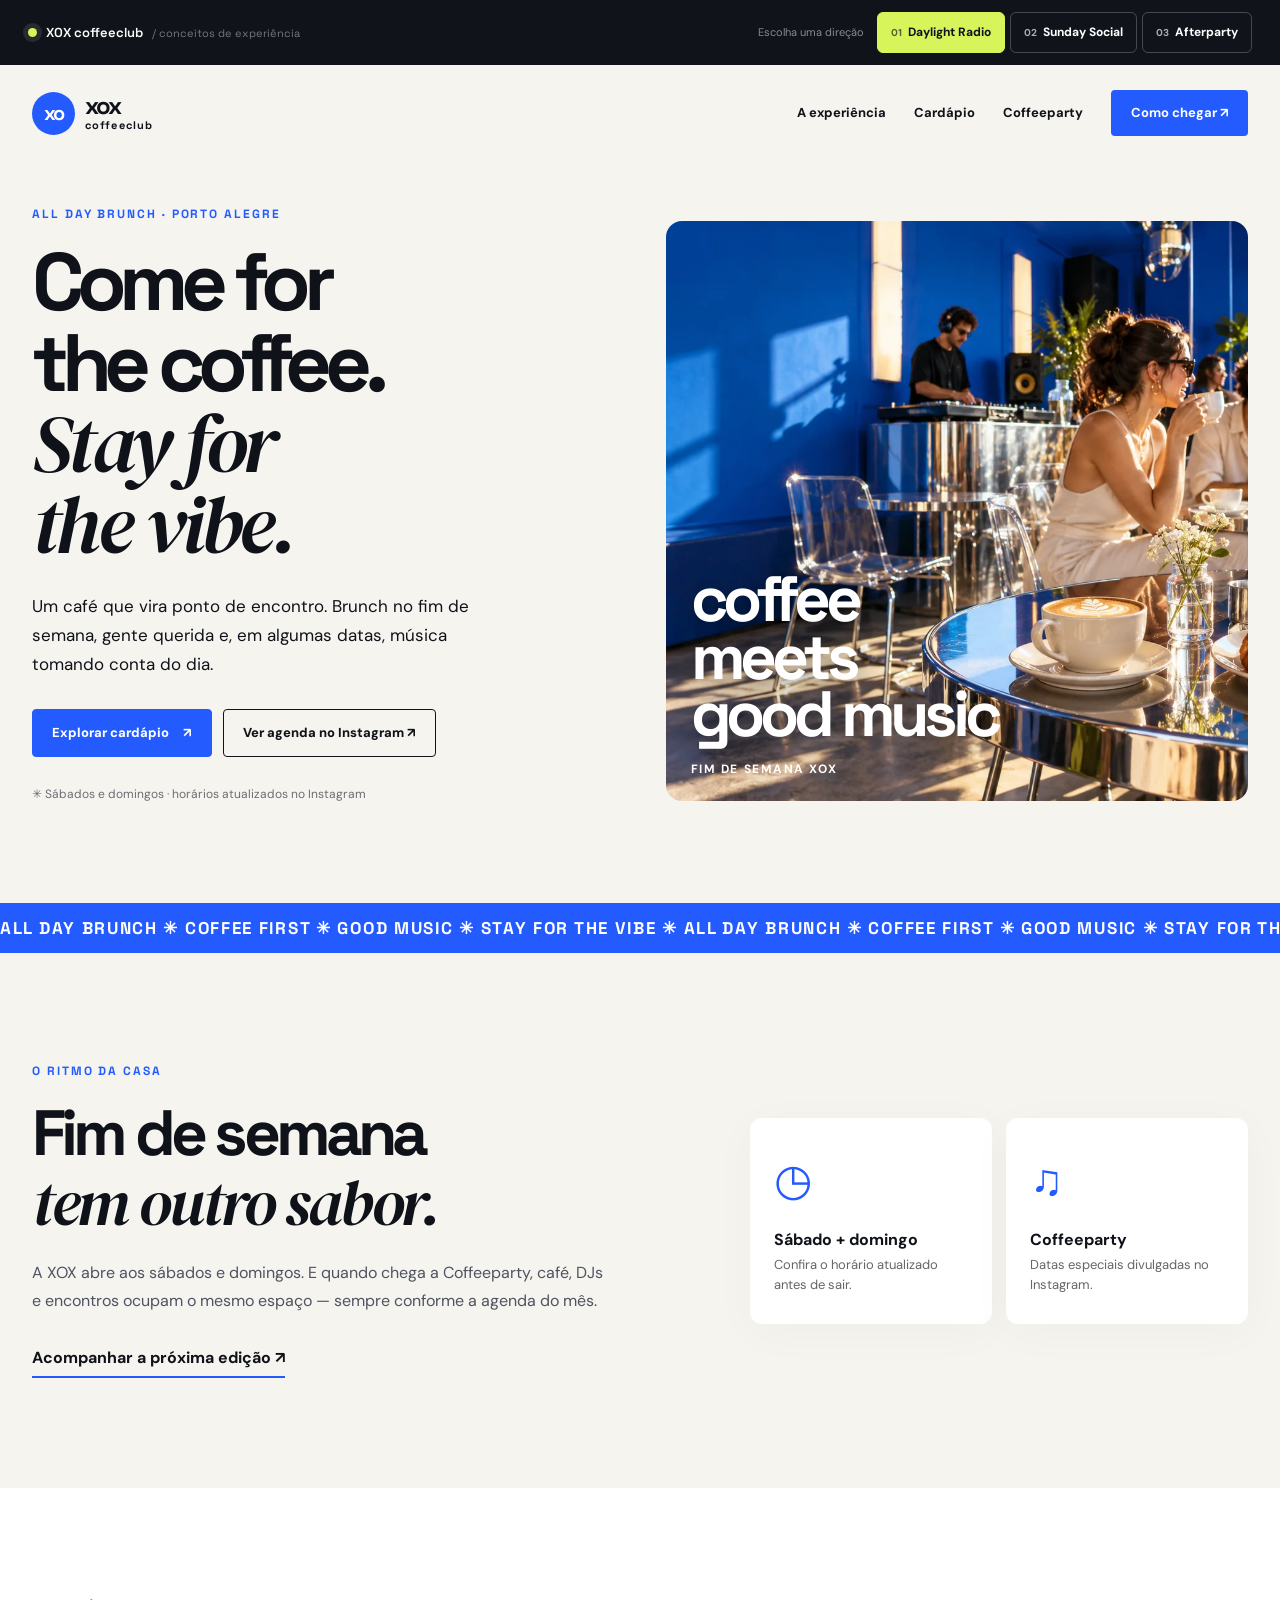
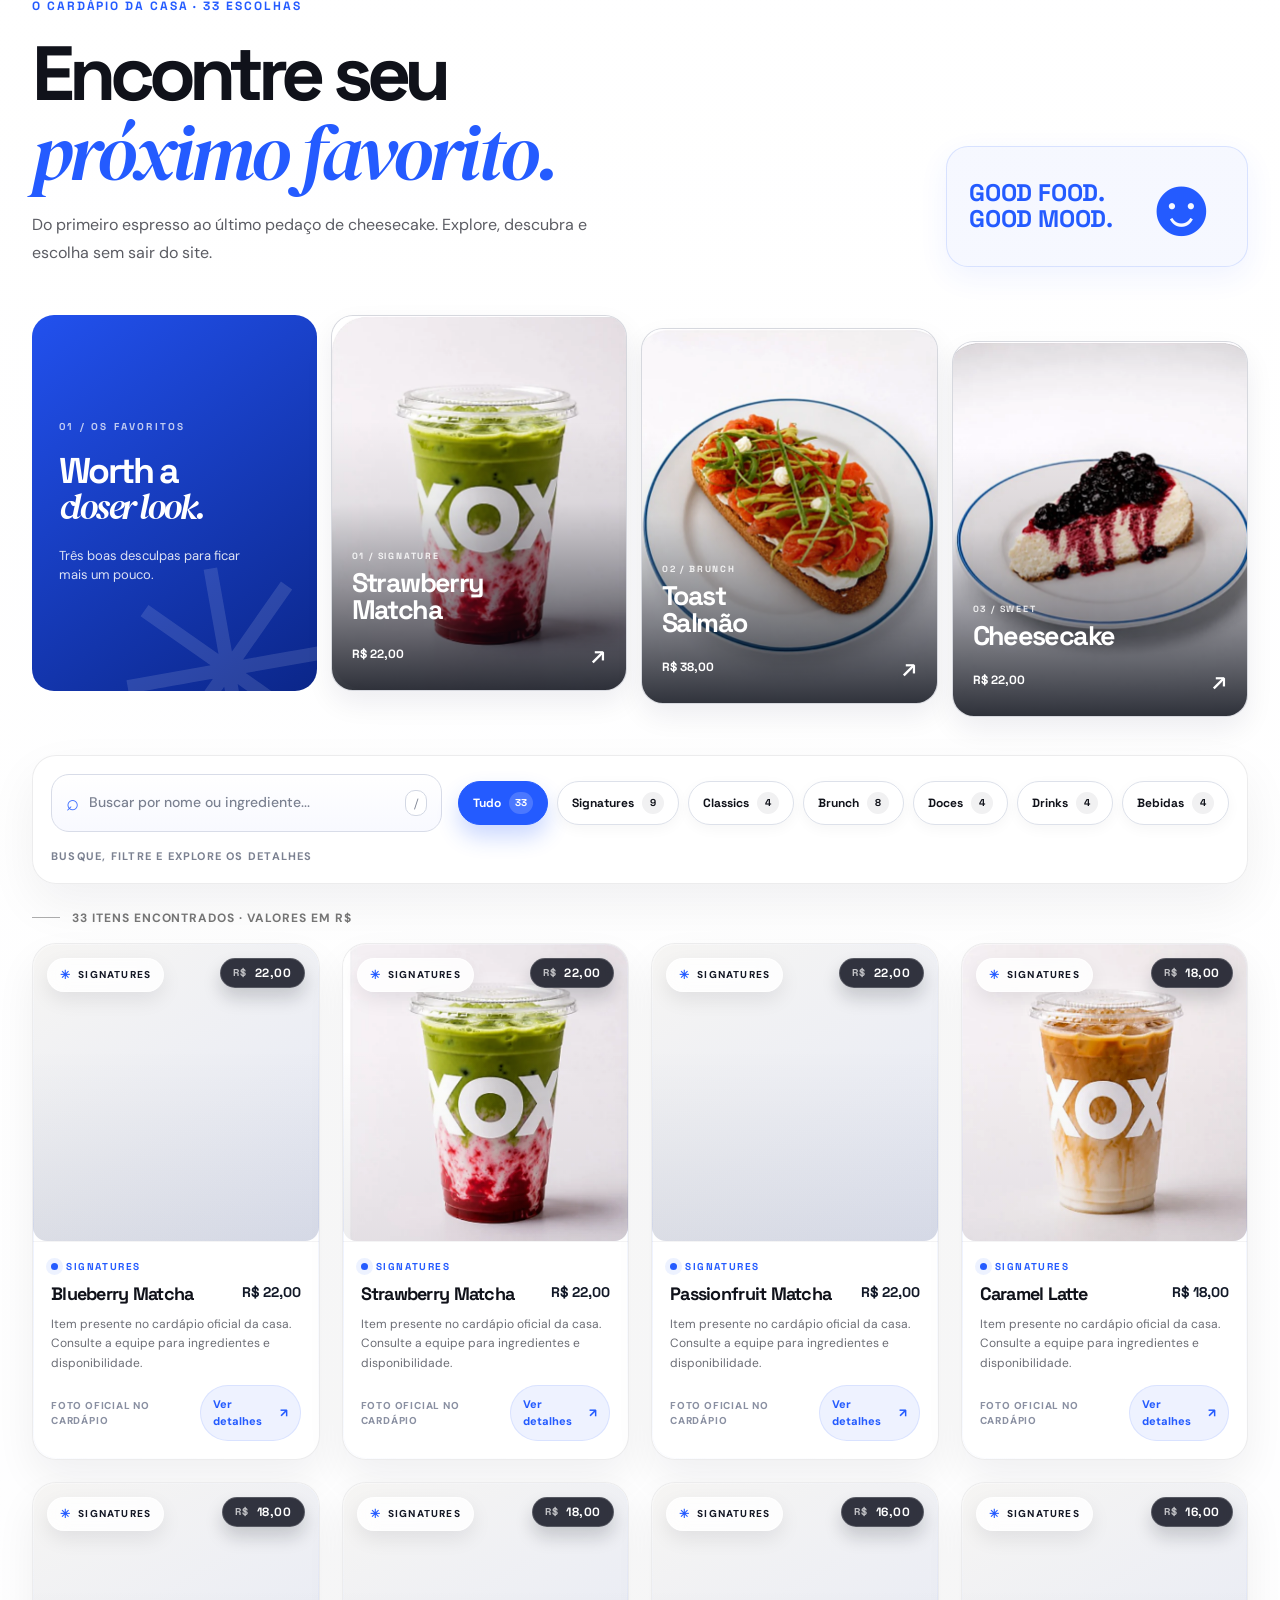
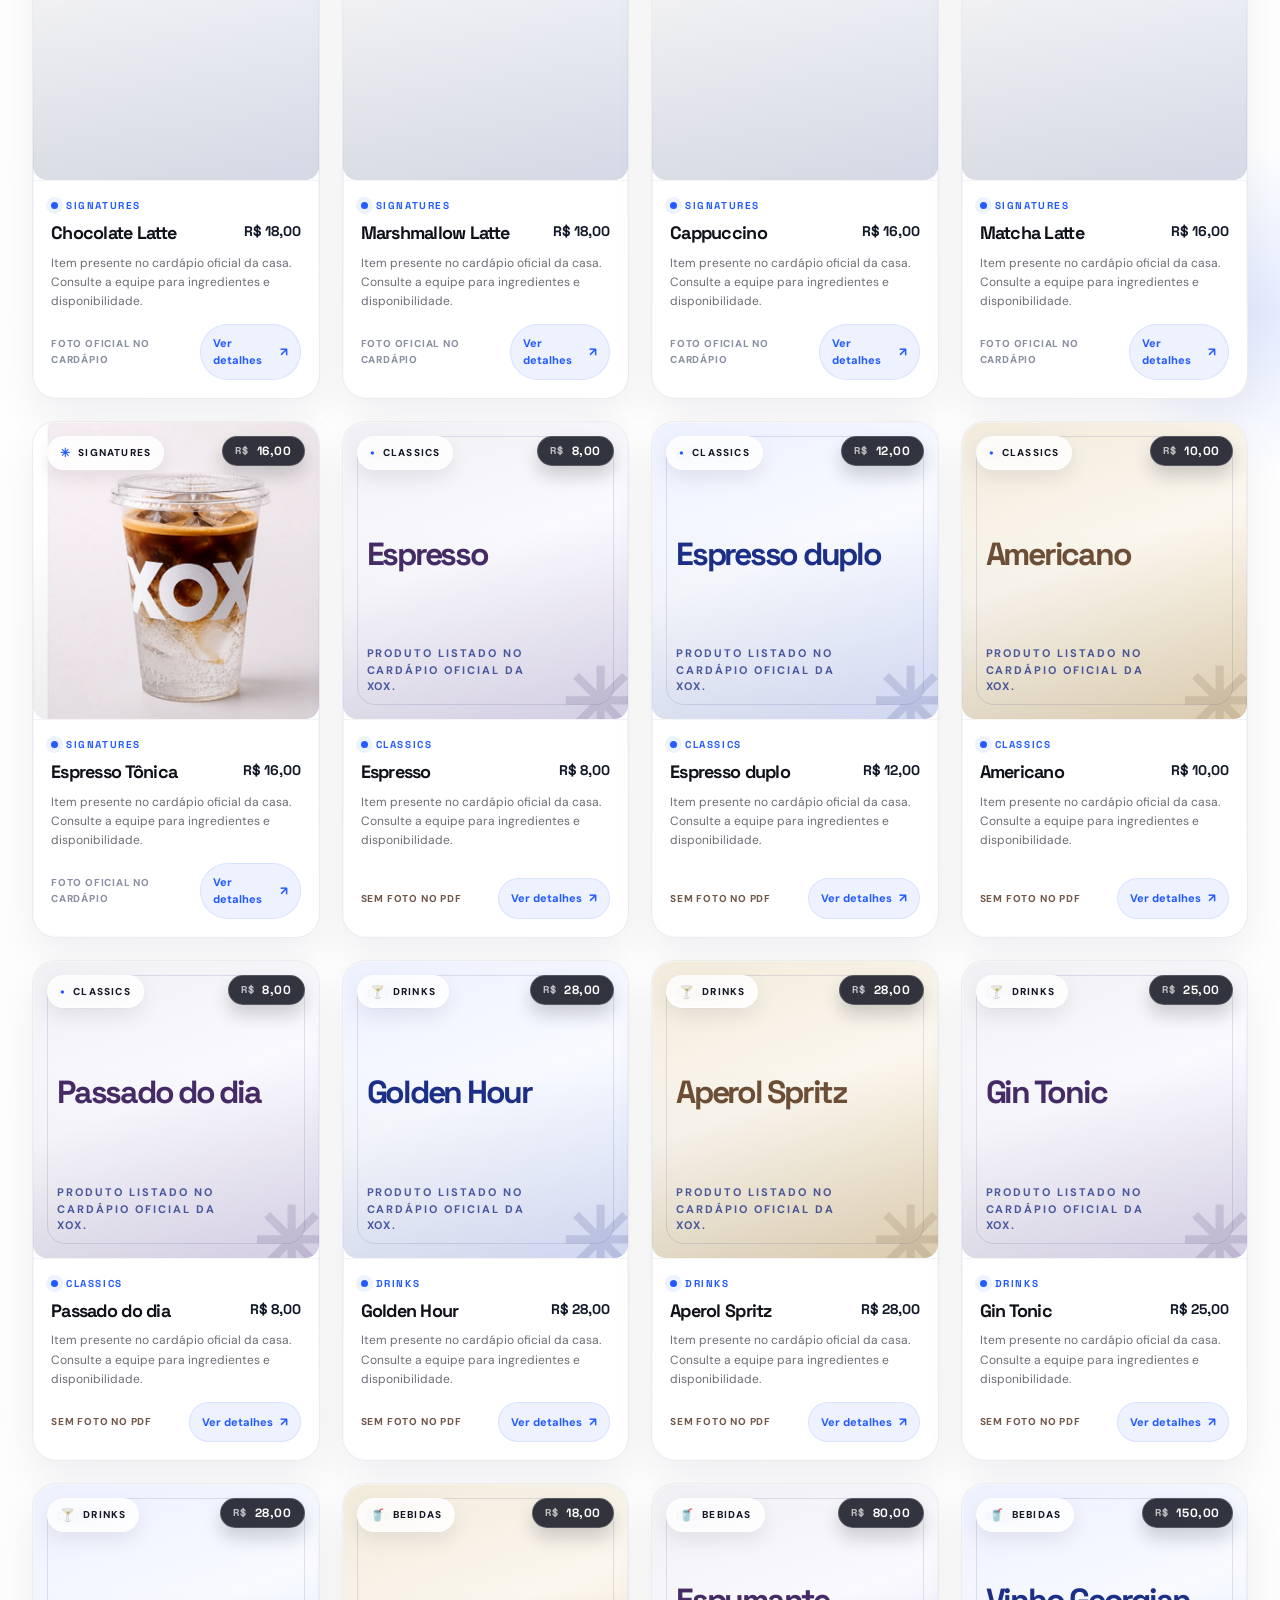
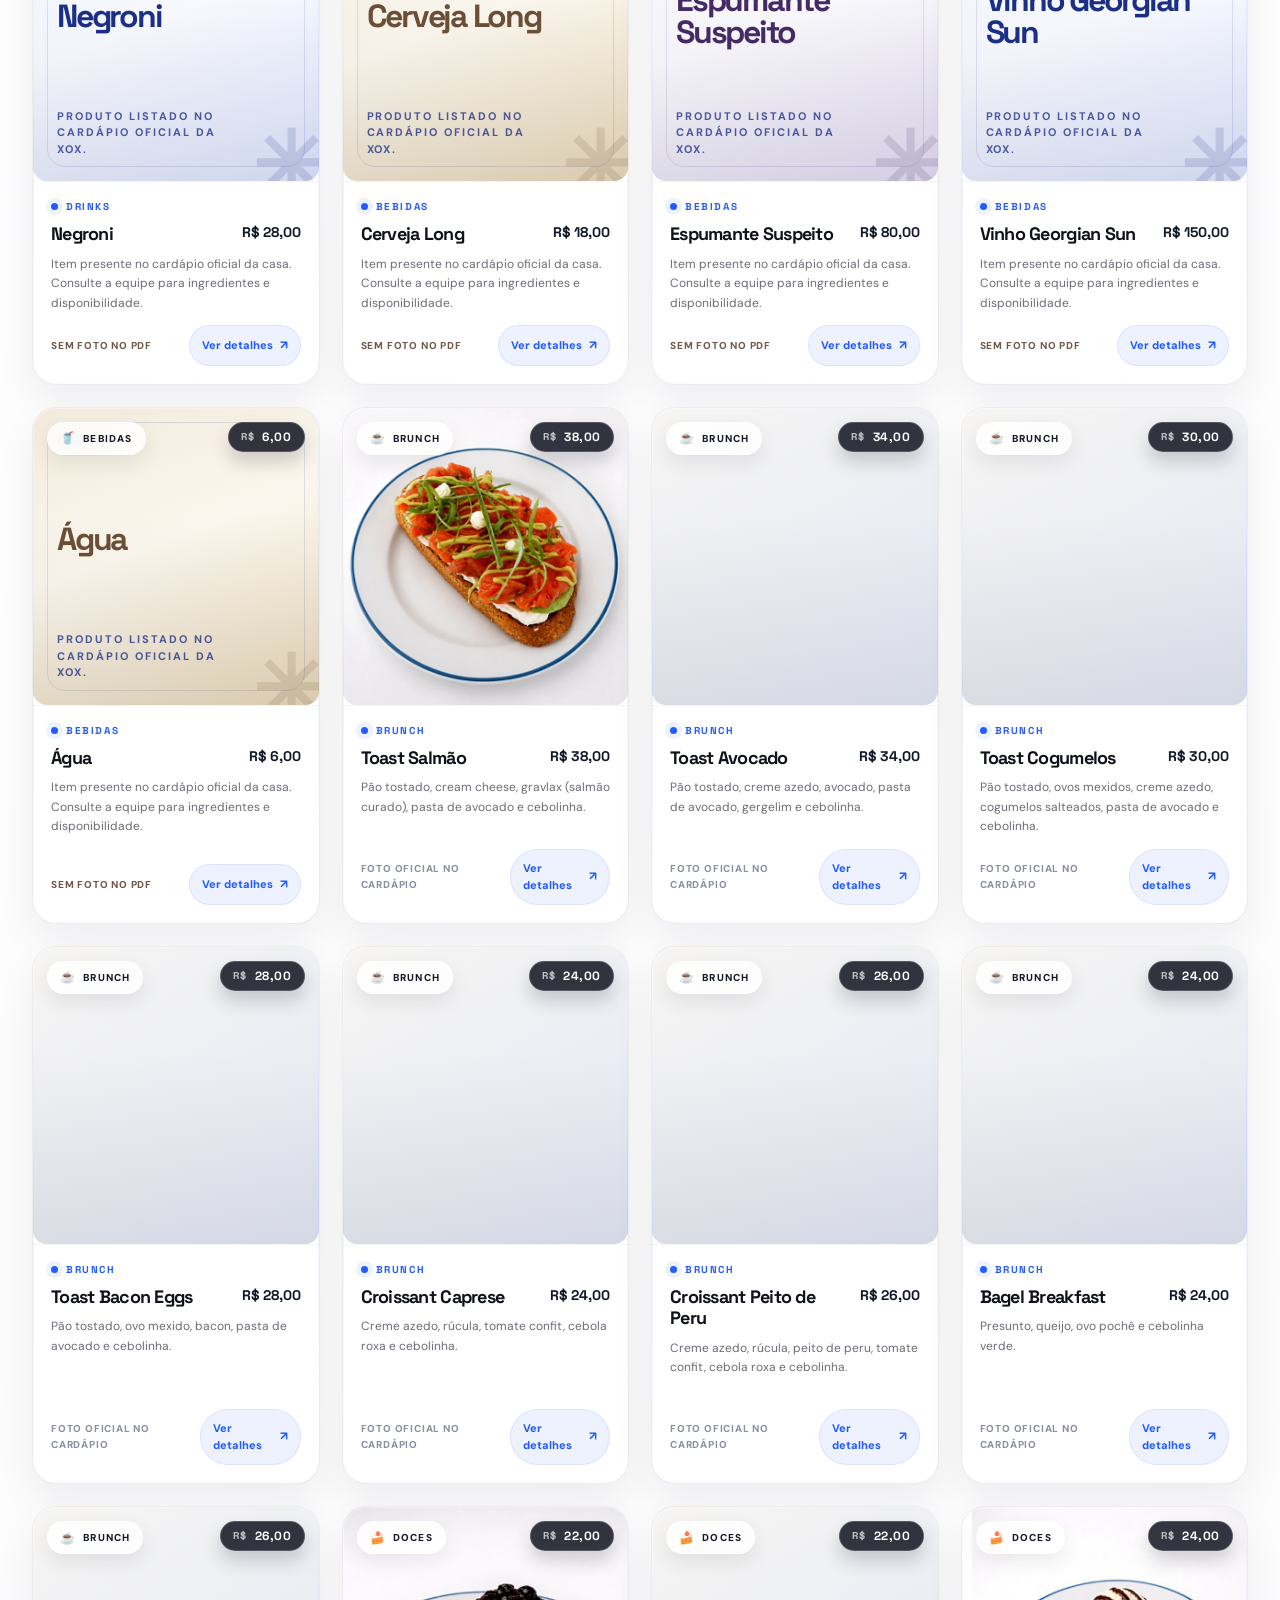
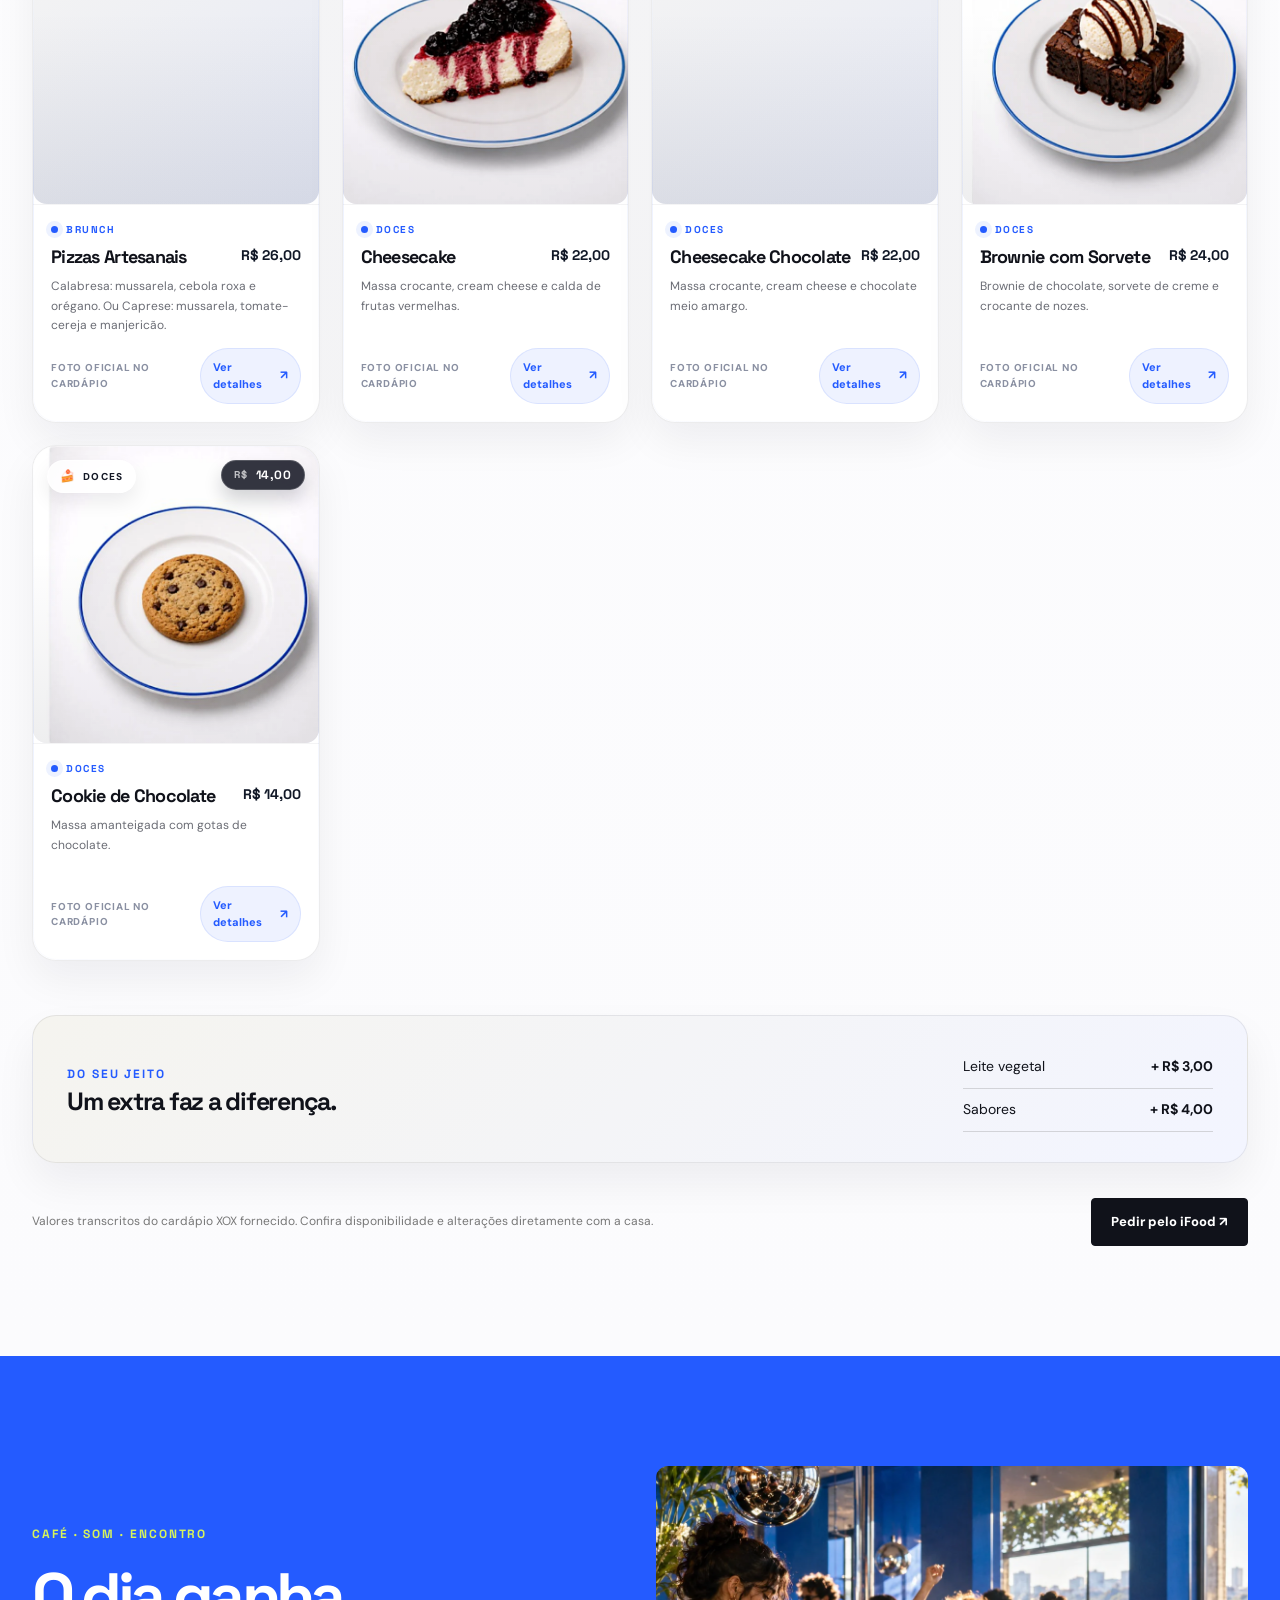
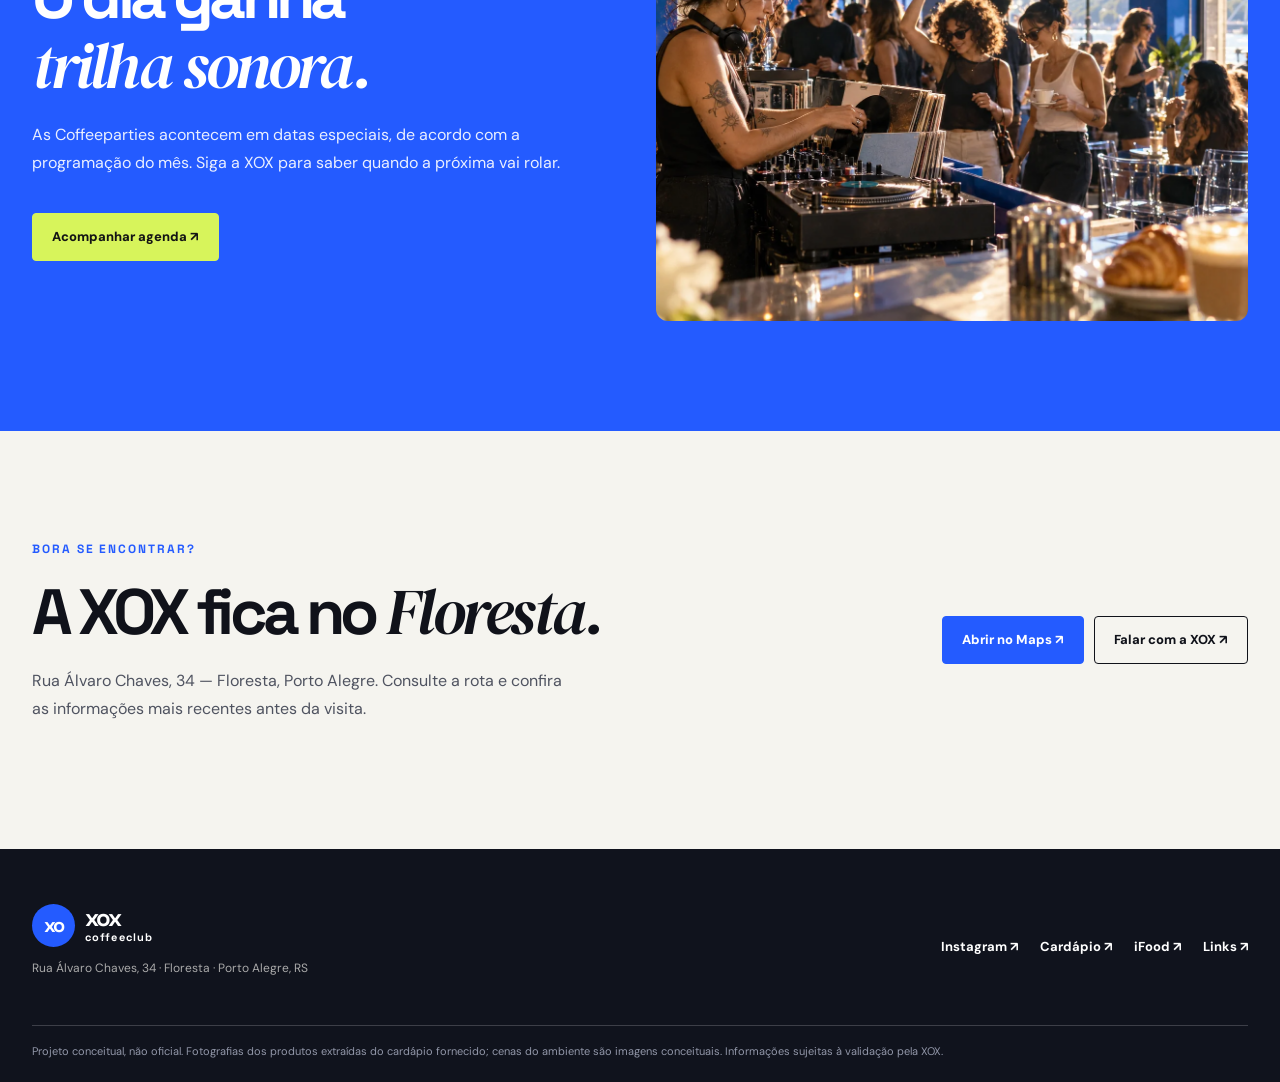
<file: index.html>
<!doctype html>
<html lang="pt-BR">
<head>
<meta charset="utf-8"><meta name="viewport" content="width=device-width, initial-scale=1"><meta name="theme-color" content="#245bff">
<meta name="description" content="XOX Coffeeclub — brunch, cafés autorais, doces e coffeeparties em Porto Alegre. Cardápio completo com fotos, preços e ingredientes.">
<title>XOX Coffeeclub — Come for the coffee. Stay for the vibe.</title>
<link rel="preconnect" href="https://fonts.googleapis.com"><link rel="preconnect" href="https://fonts.gstatic.com" crossorigin>
<link href="https://fonts.googleapis.com/css2?family=Bebas+Neue&family=DM+Sans:wght@400;500;600;700;800&family=DM+Serif+Display:ital@0;1&family=Space+Grotesk:wght@400;500;600;700&display=swap" rel="stylesheet">
<link rel="stylesheet" href="mobile-first.css"><link rel="stylesheet" href="menu.css"><link rel="stylesheet" href="menu-v3.css">
<script src="menu-data.js" defer></script><script src="app.js" defer></script>
</head>
<body data-concept="v1">
<a class="skip-link" href="#conteudo">Pular para conteúdo</a>
<div class="concept-bar"><div class="concept-id"><i class="pulse"></i> XOX coffeeclub <span class="tiny">/ conceitos de experiência</span></div><div class="switcher" role="group" aria-label="Trocar design"><span class="switcher-label">Escolha uma direção</span><button data-go="v1" aria-pressed="true"><span>01</span> Daylight Radio</button><button data-go="v2" aria-pressed="false"><span>02</span> Sunday Social</button><button data-go="v3" aria-pressed="false"><span>03</span> Afterparty</button></div></div>
<main id="conteudo">
<header class="site-header wrap"><a class="brand" href="#inicio" aria-label="XOX Coffeeclub início"><span class="brand-icon">xo</span><span>xox <small>coffeeclub</small></span></a><nav class="site-nav"><a href="#experiencia">A experiência</a><a href="#cardapio">Cardápio</a><a href="#agenda">Coffeeparty</a><a class="nav-cta" href="https://www.google.com/maps/search/?api=1&query=Xox+Coffeeclub+R.+%C3%81lvaro+Chaves+34+Porto+Alegre" target="_blank" rel="noopener noreferrer">Como chegar ↗</a></nav></header>
<section id="inicio" class="hero wrap"><div class="hero-copy"><div class="eyebrow" id="hero-eyebrow">all day brunch · Porto Alegre</div><h1 id="hero-title">Come for<br>the coffee.<br><em>Stay for<br>the vibe.</em></h1><p id="hero-intro">Um café que vira ponto de encontro. Brunch no fim de semana, gente querida e, em algumas datas, música tomando conta do dia.</p><div class="hero-actions"><a href="#cardapio" class="pill primary">Explorar cardápio <span>↗</span></a><a href="https://www.instagram.com/xoxcoffeeclub/" class="pill outline" target="_blank" rel="noopener noreferrer">Ver agenda no Instagram ↗</a></div><p class="hero-footnote">✳ Sábados e domingos · horários atualizados no Instagram</p></div><div class="hero-visual"><img src="https://oluisvi.github.io/xox-coffeeclub-conceito/assets/xox-daylight-cafe.webp" alt="Ambiente conceitual da XOX Coffeeclub com paredes azuis" fetchpriority="high"><div class="photo-label" id="photo-label">coffee<br>meets<br>good music <small>fim de semana XOX</small></div></div></section>
<div class="marquee"><div>ALL DAY BRUNCH ✳ COFFEE FIRST ✳ GOOD MUSIC ✳ STAY FOR THE VIBE ✳ ALL DAY BRUNCH ✳ COFFEE FIRST ✳ GOOD MUSIC ✳ STAY FOR THE VIBE ✳</div></div>
<section id="experiencia" class="experience wrap section"><div><div class="eyebrow">o ritmo da casa</div><h2 id="experience-title">Fim de semana<br><em>tem outro sabor.</em></h2><p>A XOX abre aos sábados e domingos. E quando chega a Coffeeparty, café, DJs e encontros ocupam o mesmo espaço — sempre conforme a agenda do mês.</p><a class="underlink" href="https://www.instagram.com/xoxcoffeeclub/" target="_blank" rel="noopener noreferrer">Acompanhar a próxima edição ↗</a></div><div class="experience-tiles"><div class="info-tile"><span>◷</span><h3>Sábado + domingo</h3><p>Confira o horário atualizado antes de sair.</p></div><div class="info-tile"><span>♫</span><h3>Coffeeparty</h3><p>Datas especiais divulgadas no Instagram.</p></div></div></section>
<section id="cardapio" class="catalog-section section"><div class="wrap"><div class="catalog-heading"><div><div class="eyebrow">o cardápio da casa · 33 escolhas</div><h2 id="menu-title">Encontre seu<br><em>próximo favorito.</em></h2><p>Do primeiro espresso ao último pedaço de cheesecake. Explore, descubra e escolha sem sair do site.</p></div><div class="menu-head-aside"><b>GOOD FOOD.<br>GOOD MOOD.</b><span>☻</span></div></div><div class="menu-spotlight" aria-label="Destaques do cardápio">
 <div class="spotlight-intro"><span class="spotlight-eyebrow" id="spotlight-eyebrow">01 / OS FAVORITOS</span><h3 id="spotlight-title">Worth a<br><em>closer look.</em></h3><p id="spotlight-copy">Três boas desculpas para ficar mais um pouco.</p><span class="spotlight-decor" aria-hidden="true">✳</span></div>
 <button class="spotlight-item" type="button" data-product="2" aria-label="Ver Strawberry Matcha"><span class="spotlight-visual"><img src="assets/menu/strawberry-matcha.webp" loading="lazy" decoding="async" width="620" height="750" alt="Strawberry Matcha"></span><span class="spotlight-caption"><span>01 / SIGNATURE</span><strong>Strawberry<br>Matcha</strong><b>R$ 22,00 <i>↗</i></b></span></button>
 <button class="spotlight-item" type="button" data-product="22" aria-label="Ver Toast Salmão"><span class="spotlight-visual"><img src="assets/menu/toast-salmao.webp" loading="lazy" decoding="async" width="620" height="750" alt="Toast Salmão"></span><span class="spotlight-caption"><span>02 / BRUNCH</span><strong>Toast<br>Salmão</strong><b>R$ 38,00 <i>↗</i></b></span></button>
 <button class="spotlight-item" type="button" data-product="30" aria-label="Ver Cheesecake"><span class="spotlight-visual"><img src="assets/menu/cheesecake.webp" loading="lazy" decoding="async" width="620" height="750" alt="Cheesecake"></span><span class="spotlight-caption"><span>03 / SWEET</span><strong>Cheesecake</strong><b>R$ 22,00 <i>↗</i></b></span></button>
</div>
<div class="catalog-controls"><label class="search-field"><span aria-hidden="true">⌕</span><input id="menu-search" type="search" placeholder="Buscar por nome ou ingrediente..." autocomplete="off" aria-label="Buscar no cardápio"><button type="button" class="search-clear" id="search-clear" aria-label="Limpar busca" hidden>✕</button><kbd>/</kbd></label><div class="categories" role="group" aria-label="Filtrar cardápio" id="category-list"></div><div class="controls-note">busque, filtre e explore os detalhes</div></div><div class="menu-count" id="menu-count" aria-live="polite"></div><div class="menu-grid" id="menu-grid"></div><div class="menu-empty" id="menu-empty" hidden><h3>Nada por aqui :/</h3><p>Tente outro ingrediente ou escolha uma categoria.</p><button id="clear-filters" class="pill primary">Ver tudo novamente ↗</button></div><div class="menu-extras"><div><span class="eyebrow">do seu jeito</span><h3>Um extra faz a diferença.</h3></div><div class="extras-list"><div>Leite vegetal <b>+ R$ 3,00</b></div><div>Sabores <b>+ R$ 4,00</b></div></div></div><div class="menu-bottom"><p>Valores transcritos do cardápio XOX fornecido. Confira disponibilidade e alterações diretamente com a casa.</p><a href="https://www.ifood.com.br/delivery/porto-alegre-rs/xox-coffeeclub-floresta/fa80816a-323a-4dc0-9d6d-e260d02aa68b?utm_medium=share" target="_blank" rel="noopener noreferrer" class="pill dark">Pedir pelo iFood ↗</a></div></div></section>
<section id="agenda" class="party section"><div class="wrap party-inner"><div><div class="eyebrow">café · som · encontro</div><h2 id="party-title">O dia ganha<br><em>trilha sonora.</em></h2><p>As Coffeeparties acontecem em datas especiais, de acordo com a programação do mês. Siga a XOX para saber quando a próxima vai rolar.</p><a href="https://www.instagram.com/xoxcoffeeclub/" target="_blank" rel="noopener noreferrer" class="pill primary">Acompanhar agenda ↗</a></div><img src="https://oluisvi.github.io/xox-coffeeclub-conceito/assets/xox-coffee-party.webp" loading="lazy" alt="Imagem conceitual de uma coffeeparty com DJ e convidados"></div></section>
<section class="visit wrap section"><div><div class="eyebrow">bora se encontrar?</div><h2>A XOX fica no <em>Floresta.</em></h2><p>Rua Álvaro Chaves, 34 — Floresta, Porto Alegre. Consulte a rota e confira as informações mais recentes antes da visita.</p></div><div class="visit-actions"><a class="pill primary" href="https://www.google.com/maps/search/?api=1&query=Xox+Coffeeclub+R.+%C3%81lvaro+Chaves+34+Porto+Alegre" target="_blank" rel="noopener noreferrer">Abrir no Maps ↗</a><a class="pill outline" href="https://wa.me/555131912425" target="_blank" rel="noopener noreferrer">Falar com a XOX ↗</a></div></section>
<footer><div class="wrap footer-inner"><div><a class="brand" href="#inicio"><span class="brand-icon">xo</span><span>xox <small>coffeeclub</small></span></a><p>Rua Álvaro Chaves, 34 · Floresta · Porto Alegre, RS</p></div><div class="footer-links"><a href="https://www.instagram.com/xoxcoffeeclub/" target="_blank" rel="noopener noreferrer">Instagram ↗</a><a href="#cardapio">Cardápio ↗</a><a href="https://www.ifood.com.br/delivery/porto-alegre-rs/xox-coffeeclub-floresta/fa80816a-323a-4dc0-9d6d-e260d02aa68b?utm_medium=share" target="_blank" rel="noopener noreferrer">iFood ↗</a><a href="https://xox.keepo.bio/" target="_blank" rel="noopener noreferrer">Links ↗</a></div></div><div class="wrap disclaimer">Projeto conceitual, não oficial. Fotografias dos produtos extraídas do cardápio fornecido; cenas do ambiente são imagens conceituais. Informações sujeitas à validação pela XOX.</div></footer>
</main>
<dialog id="product-dialog" aria-label="Detalhes do produto"><button class="dialog-close" id="dialog-close" aria-label="Fechar detalhes">✕</button><div id="dialog-content"></div></dialog>
</body></html>
</file>
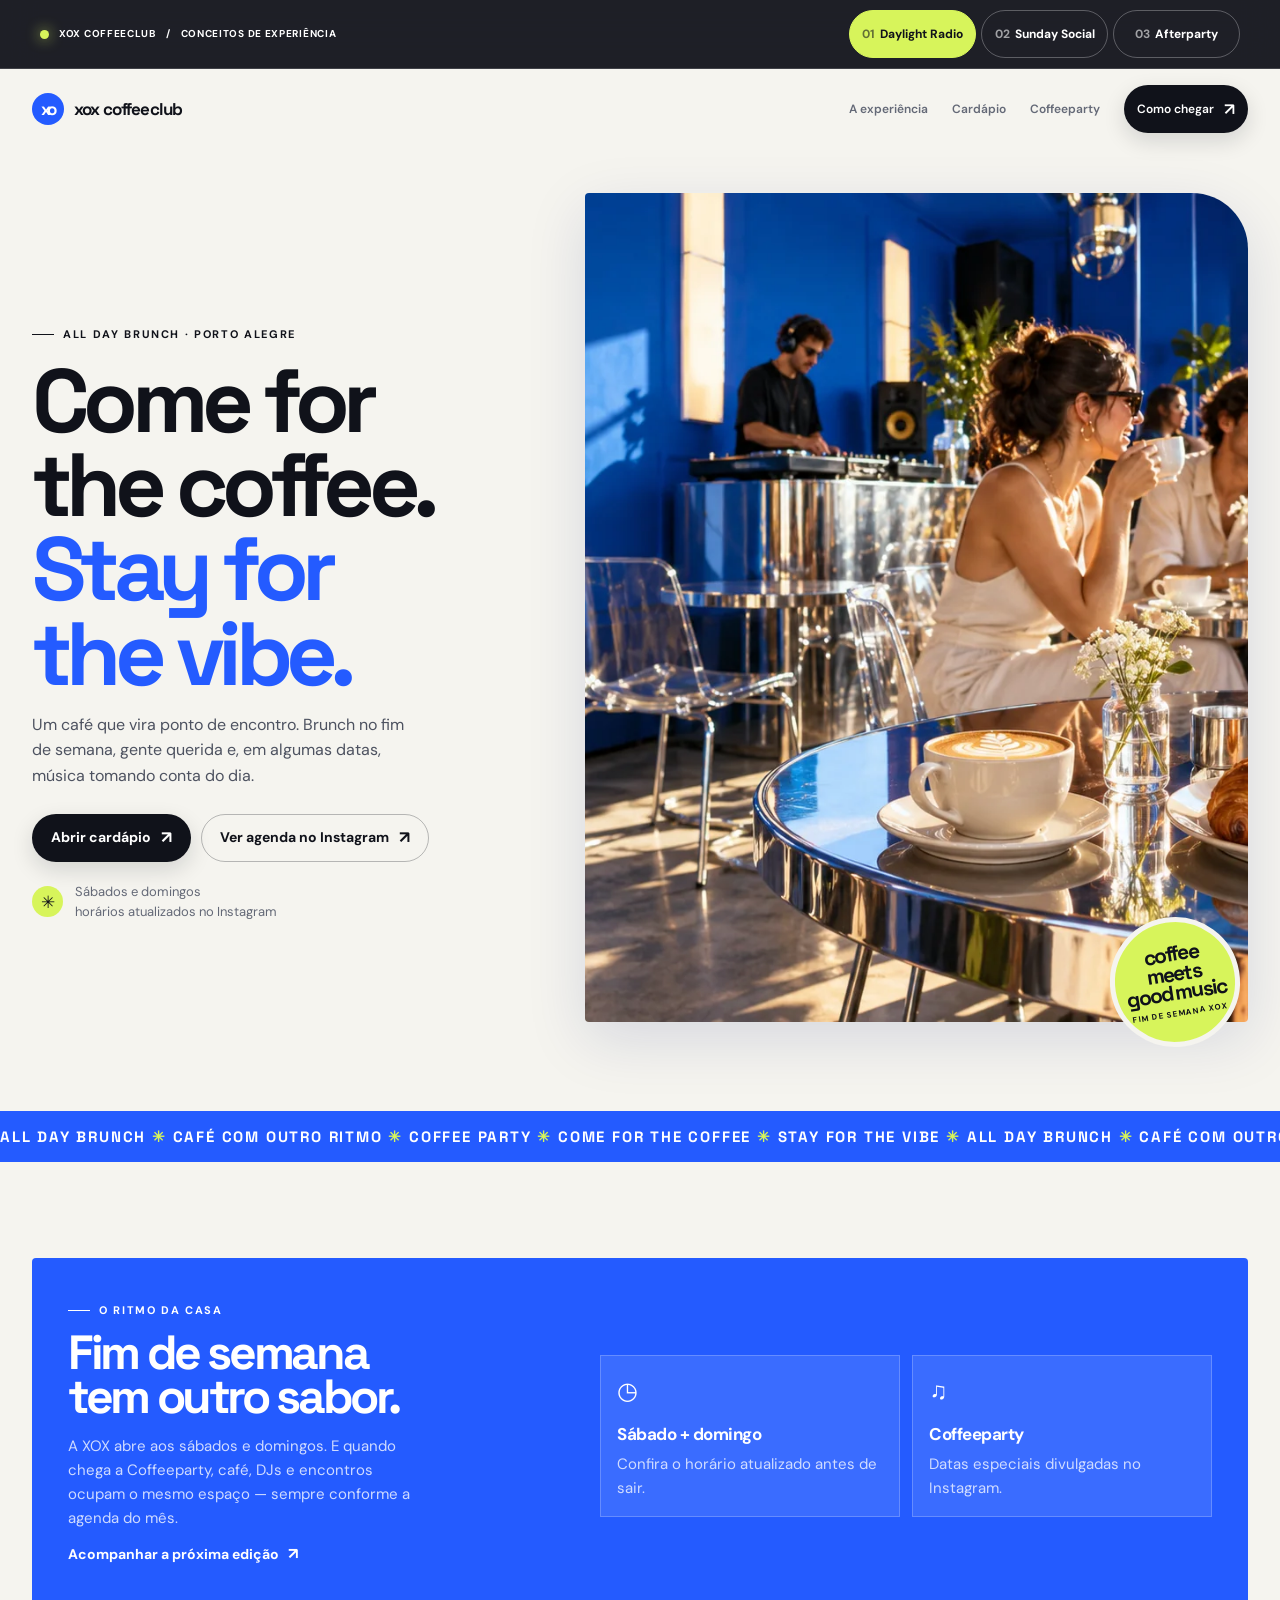
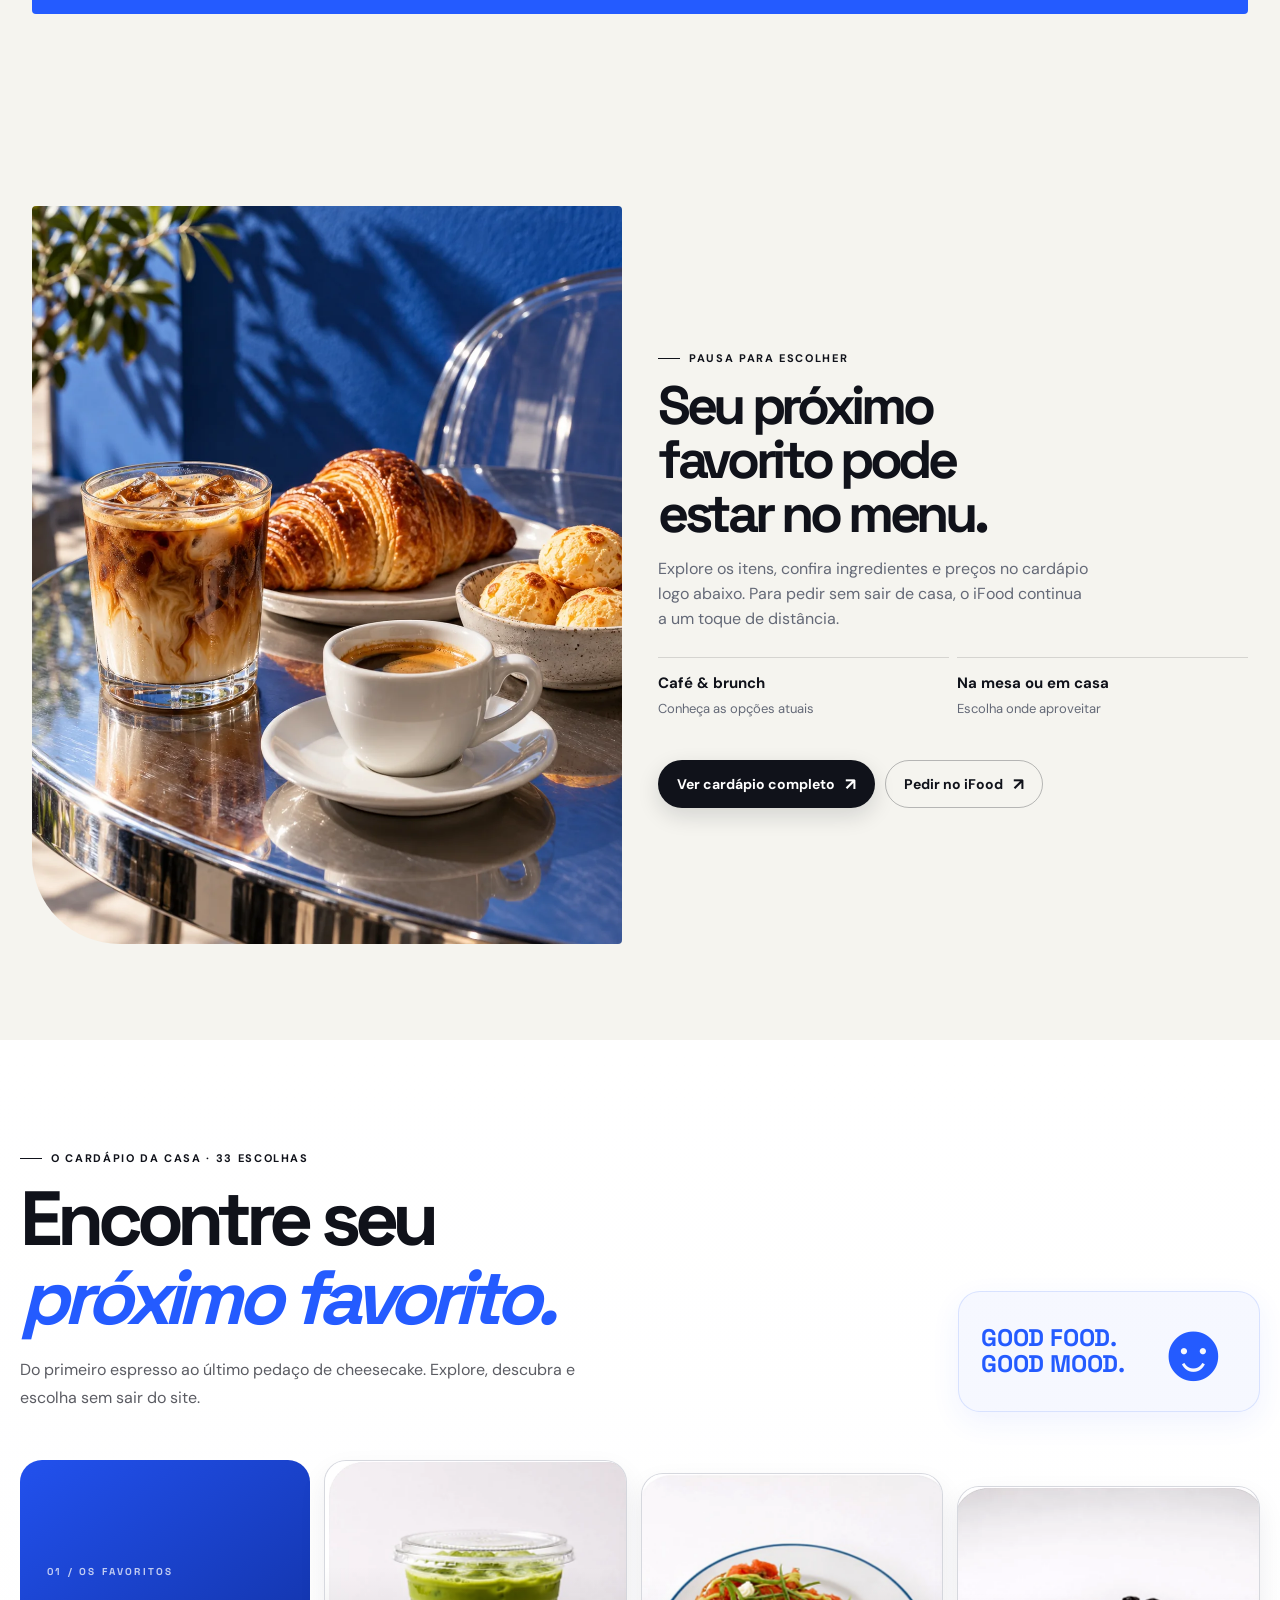
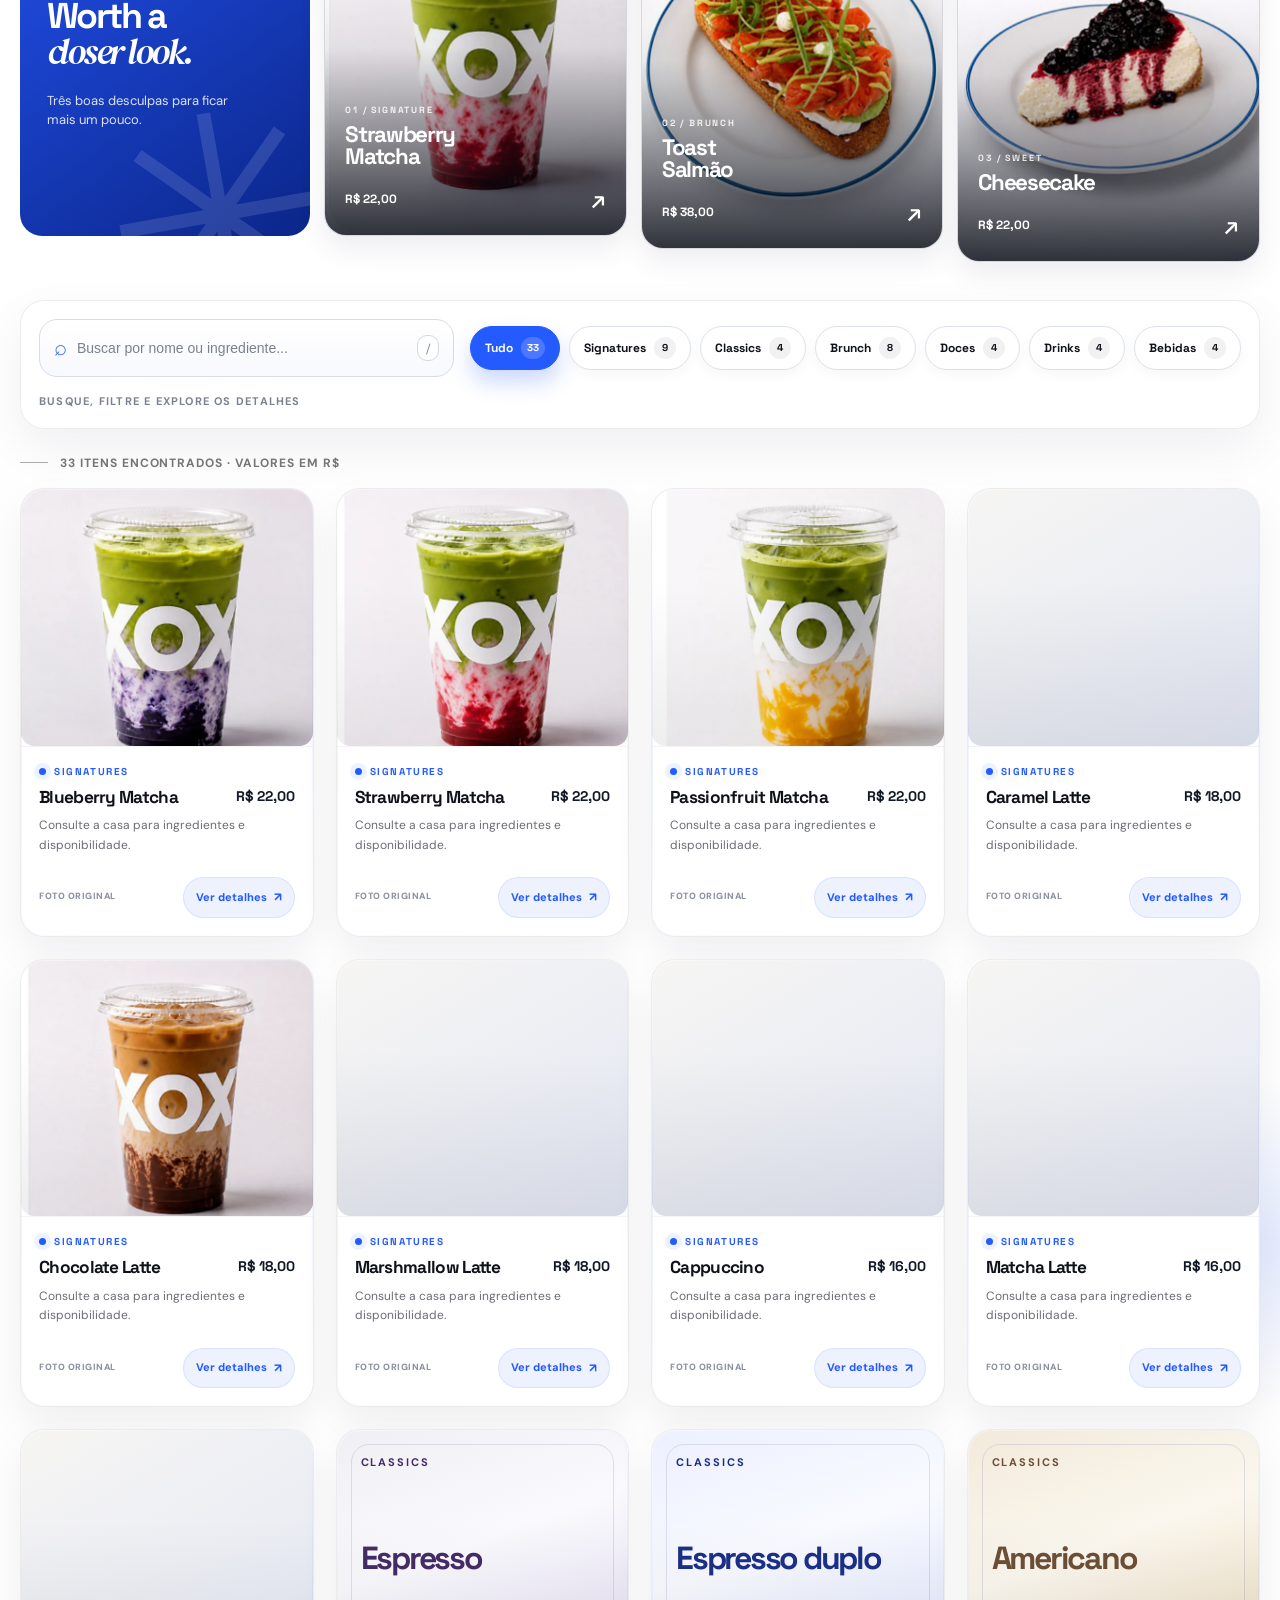
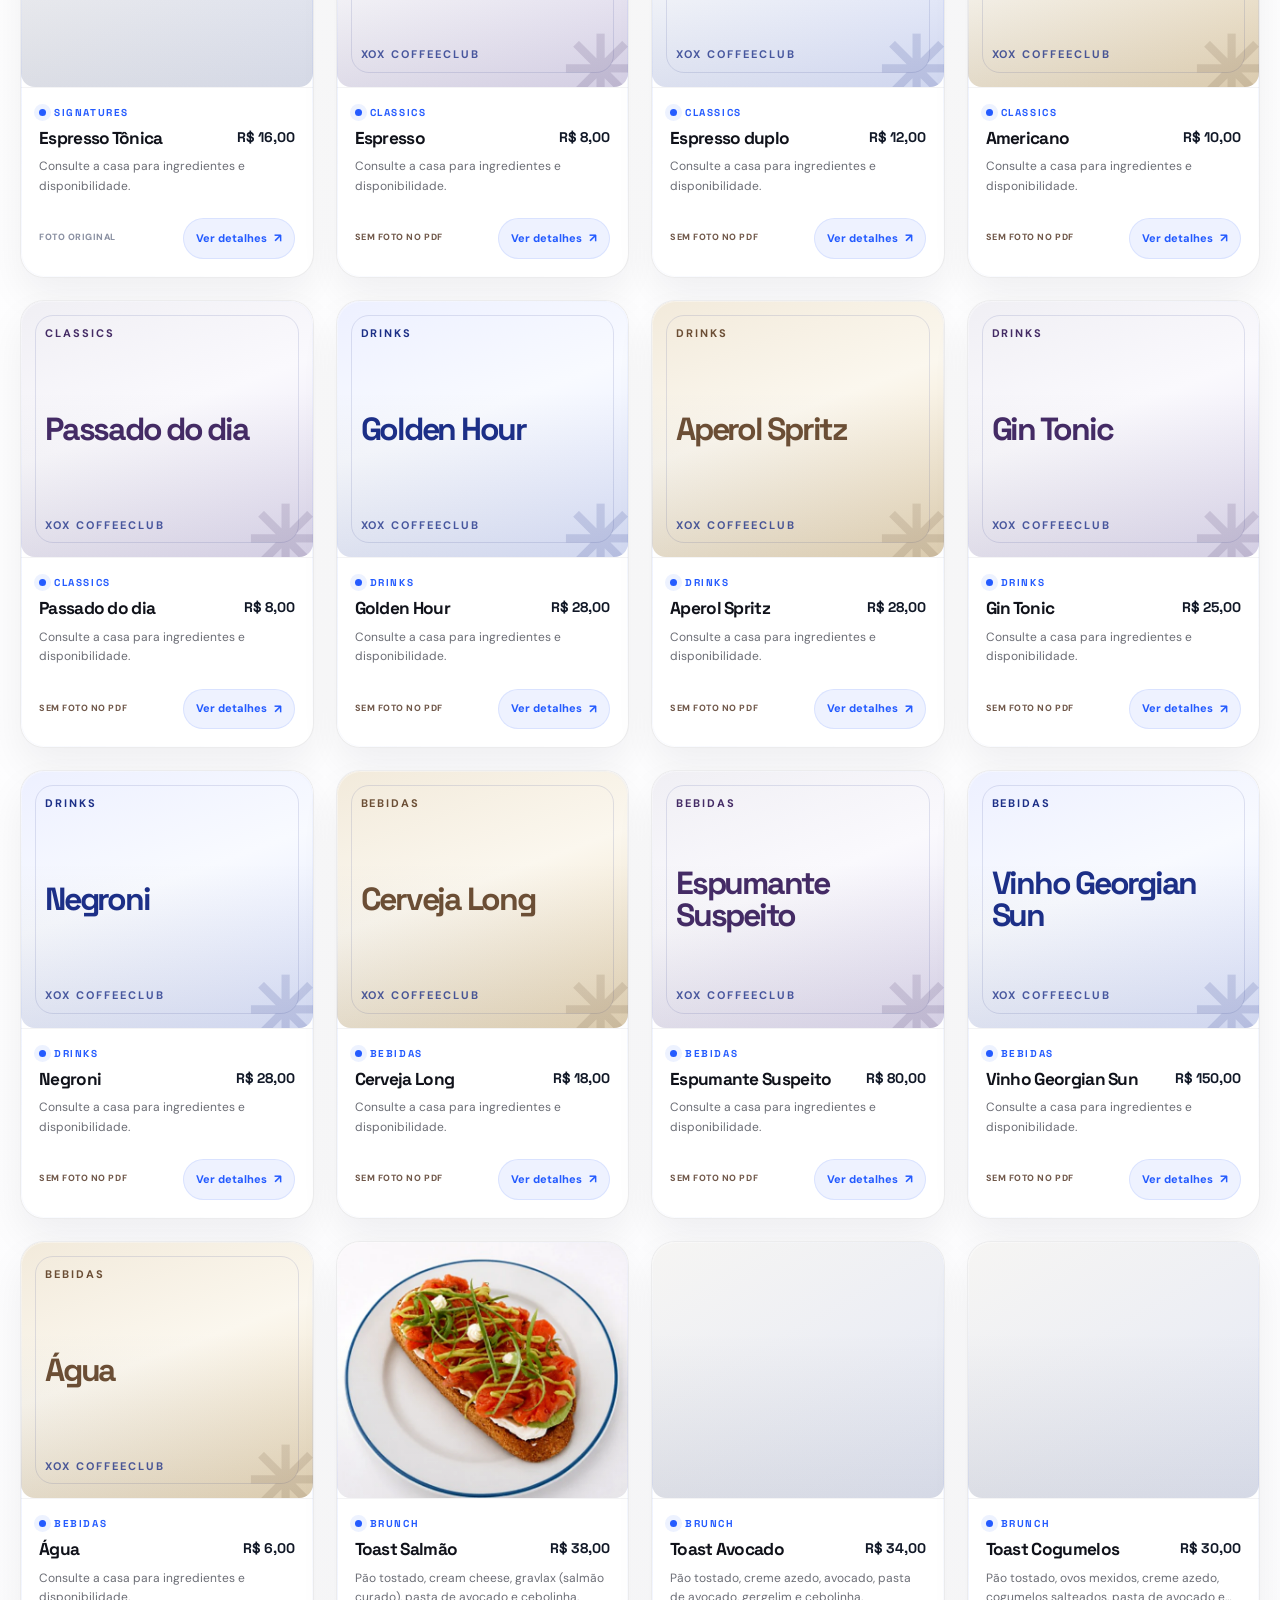
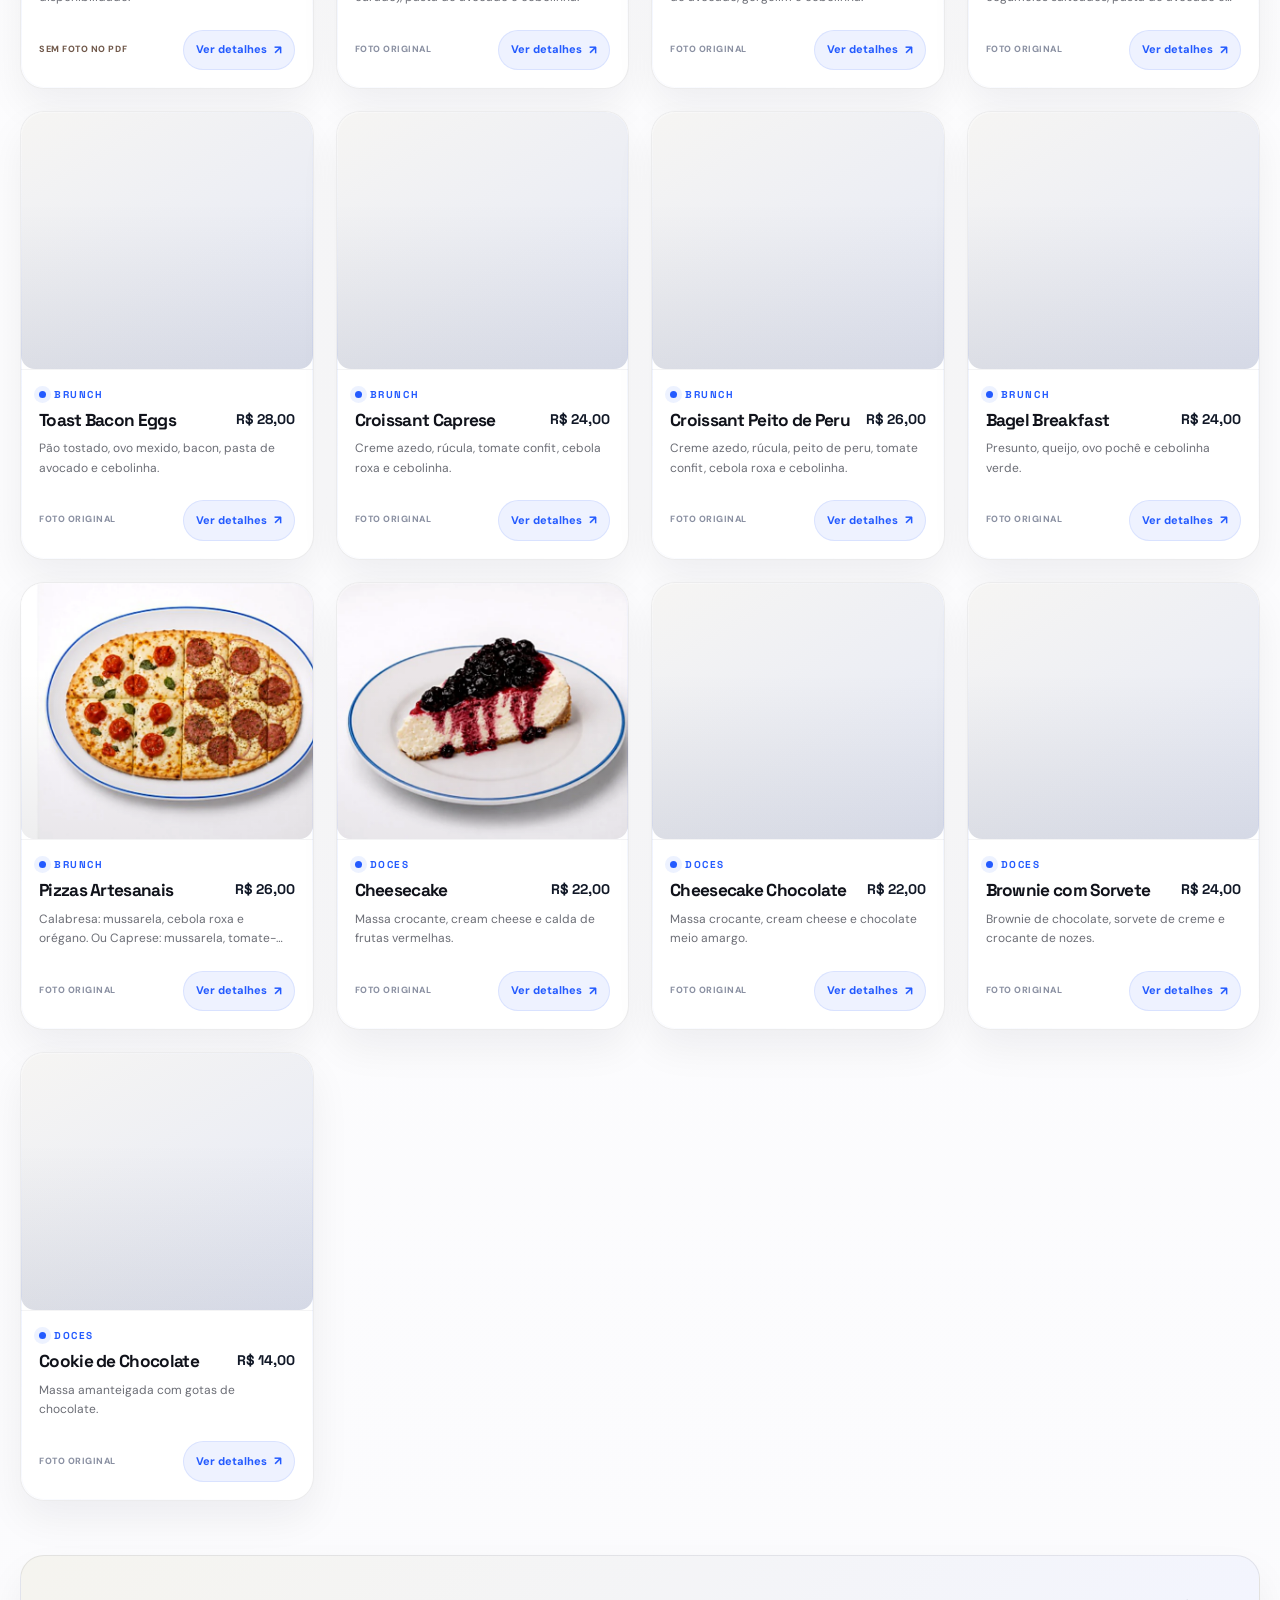
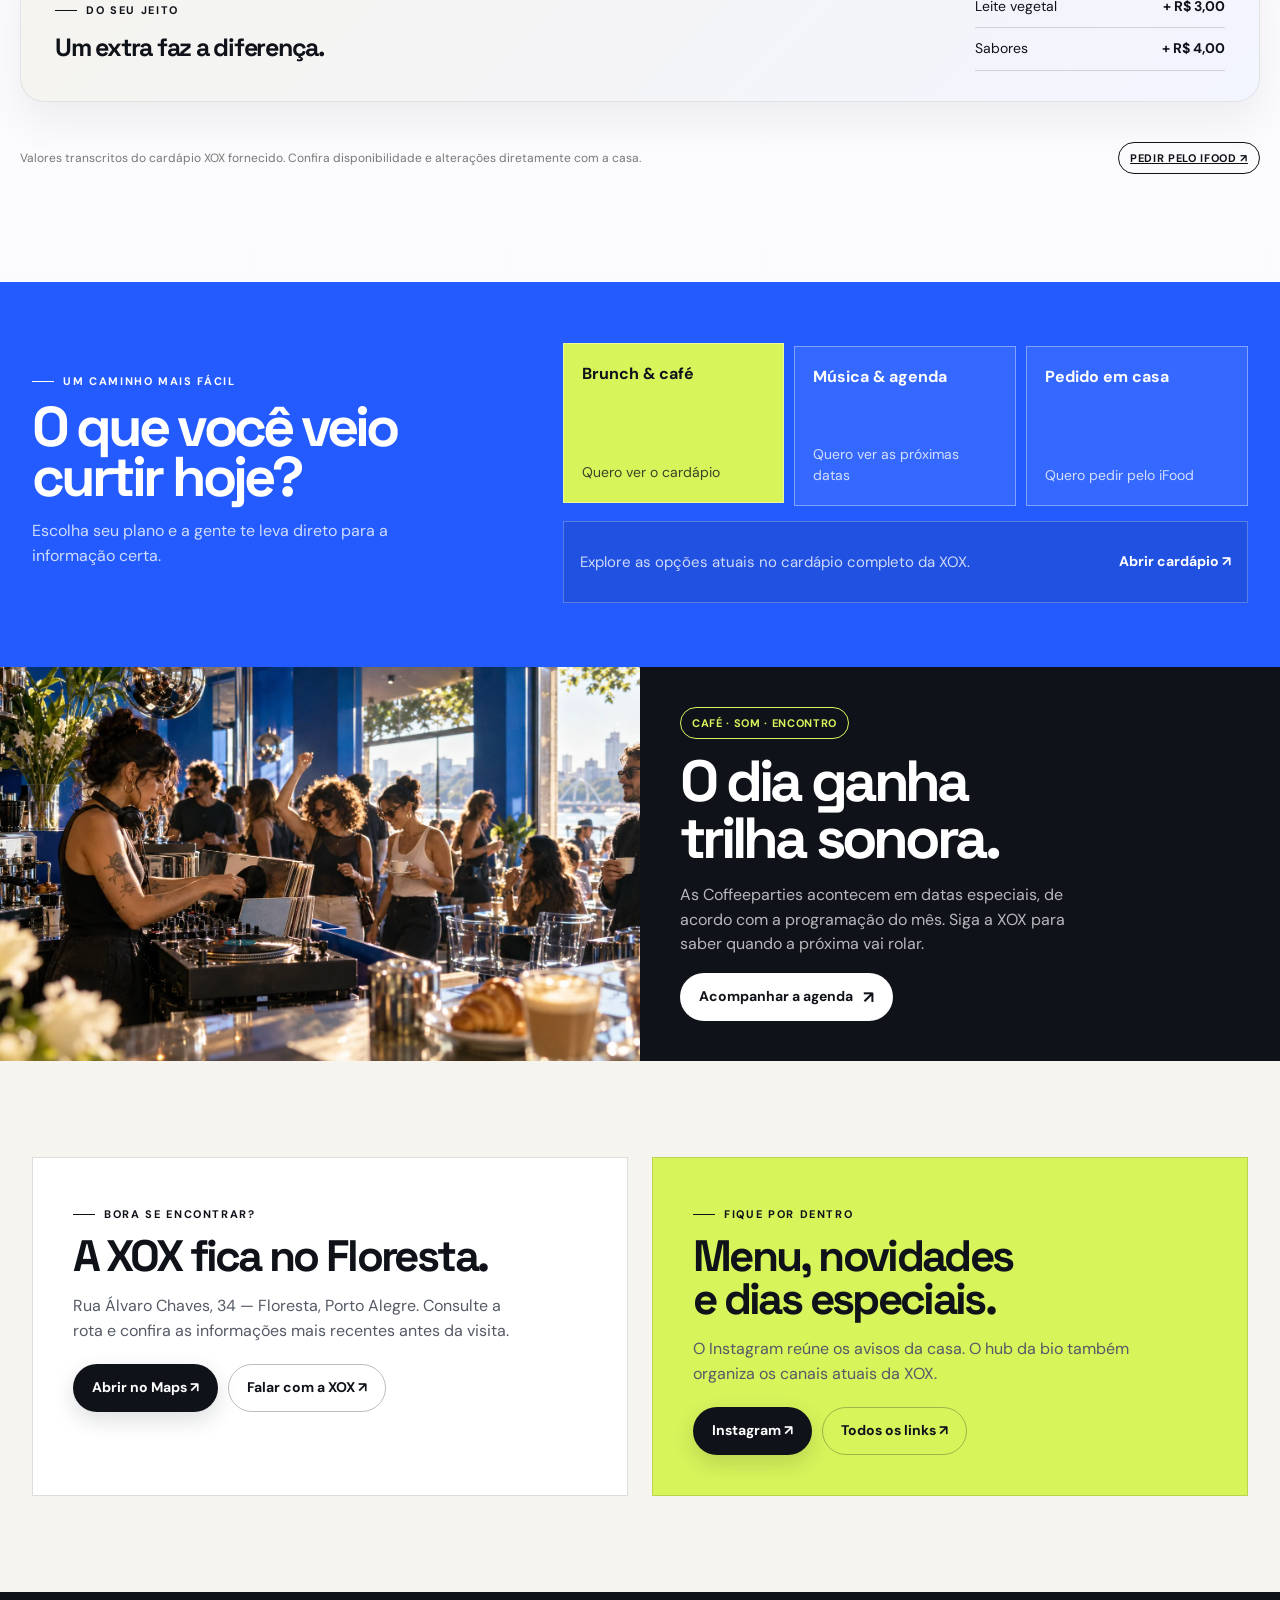
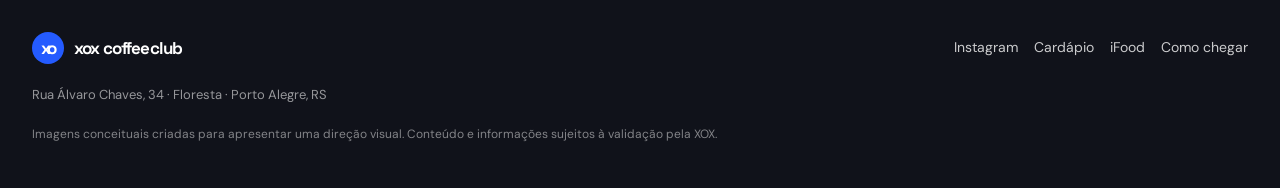
<file: site/index.html>
<!doctype html>
<html lang="pt-BR">
<head>
  <meta charset="utf-8">
  <meta name="viewport" content="width=device-width, initial-scale=1">
  <meta name="theme-color" content="#245bff">
  <meta name="description" content="XOX Coffeeclub — brunch de fim de semana, café e coffeeparties em Porto Alegre. Come for the coffee, stay for the vibe.">
  <title>XOX Coffeeclub — come for the coffee, stay for the vibe</title>
  <link rel="icon" href="assets/xox-mark.svg" type="image/svg+xml">
  <link rel="preconnect" href="https://fonts.googleapis.com">
  <link rel="preconnect" href="https://fonts.gstatic.com" crossorigin>
  <link href="https://fonts.googleapis.com/css2?family=Bebas+Neue&family=DM+Sans:wght@400;500;600;700&family=DM+Serif+Display:ital@0;1&family=Space+Grotesk:wght@400;500;600;700&display=swap" rel="stylesheet">
  <style>
    :root{color-scheme:light;--blue:#245bff;--blue-deep:#102c9f;--ink:#10121a;--paper:#f5f4ef;--white:#fff;--chrome:#c9cdd5;--lime:#d7f45b;--coral:#ff765e;--muted:#646977;--line:rgba(16,18,26,.14);--sans:"DM Sans",Arial,sans-serif;--display:"Space Grotesk",Arial,sans-serif;--serif:"DM Serif Display",Georgia,serif;--poster:"Bebas Neue",Impact,sans-serif;--ease:cubic-bezier(.2,.72,.2,1);--shadow:0 18px 60px rgba(14,34,113,.13)}
    *{box-sizing:border-box}html{scroll-behavior:smooth;scroll-padding-top:88px}body{margin:0;background:var(--paper);color:var(--ink);font-family:var(--sans);font-size:16px;line-height:1.55}a{color:inherit}button{font:inherit}img{display:block;max-width:100%}a,button{-webkit-tap-highlight-color:transparent}a:focus-visible,button:focus-visible{outline:3px solid var(--coral);outline-offset:4px}::selection{background:var(--lime);color:var(--ink)}
    .skip-link{position:fixed;z-index:1000;left:12px;top:12px;padding:12px 16px;background:var(--ink);color:#fff;transform:translateY(-160%)}.skip-link:focus{transform:none}
    .concept-bar{position:sticky;z-index:50;top:0;display:flex;align-items:center;justify-content:space-between;gap:12px;padding:10px clamp(14px,4vw,52px);background:rgba(16,18,26,.94);color:#fff;backdrop-filter:blur(16px);border-bottom:1px solid rgba(255,255,255,.15)}.concept-id{display:flex;align-items:center;gap:10px;font-size:11px;font-weight:700;letter-spacing:.12em;text-transform:uppercase;white-space:nowrap}.concept-dot{width:9px;height:9px;border-radius:50%;background:var(--lime);box-shadow:0 0 14px rgba(215,244,91,.8)}.switcher{display:flex;align-items:center;gap:6px}.switcher-label{margin-right:7px;color:rgba(255,255,255,.6);font-size:10px;font-weight:700;letter-spacing:.12em;text-transform:uppercase}.switcher button{min-height:42px;padding:0 13px;border:1px solid rgba(255,255,255,.28);border-radius:999px;background:transparent;color:#fff;font-size:12px;font-weight:700;cursor:pointer;transition:background .18s var(--ease),color .18s var(--ease),border-color .18s var(--ease),transform .18s var(--ease)}.switcher button:hover{transform:translateY(-1px);border-color:#fff}.switcher button[aria-pressed="true"]{background:var(--lime);border-color:var(--lime);color:var(--ink)}.switcher button .key{opacity:.58;margin-right:5px;font-variant-numeric:tabular-nums}.design-status{position:absolute;width:1px;height:1px;padding:0;margin:-1px;overflow:hidden;clip:rect(0,0,0,0);white-space:nowrap;border:0}
    .design{min-height:100vh;animation:designIn .48s var(--ease) both}.design[hidden]{display:none}.design.is-leaving{opacity:0;transform:translateY(8px);transition:opacity .16s ease,transform .16s ease}@keyframes designIn{from{opacity:0;transform:translateY(9px)}to{opacity:1;transform:translateY(0)}}
    .wrap{width:min(1240px,100% - 36px);margin-inline:auto}.eyebrow{display:inline-flex;align-items:center;gap:9px;font-size:11px;font-weight:700;letter-spacing:.15em;text-transform:uppercase}.eyebrow::before{content:"";width:22px;height:1px;background:currentColor}.pill{display:inline-flex;align-items:center;gap:8px;min-height:32px;padding:6px 11px;border:1px solid currentColor;border-radius:99px;font-size:11px;font-weight:700;letter-spacing:.06em;text-transform:uppercase}.btn{display:inline-flex;align-items:center;justify-content:center;gap:10px;min-height:48px;padding:0 19px;border:1px solid transparent;border-radius:99px;text-decoration:none;font-size:13px;font-weight:700;transition:transform .2s var(--ease),background .2s var(--ease),color .2s var(--ease),box-shadow .2s var(--ease)}.btn:hover{transform:translateY(-2px)}.btn-primary{background:var(--ink);color:#fff;box-shadow:0 8px 22px rgba(16,18,26,.14)}.btn-primary:hover{background:var(--blue);box-shadow:0 12px 26px rgba(36,91,255,.24)}.btn-light{background:var(--white);color:var(--ink)}.btn-outline{border-color:rgba(16,18,26,.28);background:transparent;color:var(--ink)}.arrow{font-size:17px;line-height:1;transition:transform .2s var(--ease)}.btn:hover .arrow{transform:translateX(4px)}.section-pad{padding-block:clamp(62px,9vw,116px)}.section-head{display:flex;align-items:end;justify-content:space-between;gap:24px;margin-bottom:30px}.section-head h2{max-width:720px;margin:10px 0 0;font-family:var(--display);font-size:clamp(34px,6vw,68px);line-height:.98;letter-spacing:-.06em}.section-head p{max-width:340px;margin:0;color:var(--muted);font-size:14px}.text-link{display:inline-flex;align-items:center;gap:9px;text-decoration:none;font-size:13px;font-weight:700}.text-link::after{content:"↗";font-size:16px;transition:transform .2s var(--ease)}.text-link:hover::after{transform:translate(2px,-2px)}
    /* Direction 01 — Daylight Radio: cobalt, editorial grid, light-as-stage. */
    .v1{--local-blue:#245bff;background:var(--paper)}.v1 .site-header{display:flex;align-items:center;justify-content:space-between;padding:20px 0}.brand-lockup{display:flex;align-items:center;gap:10px;text-decoration:none}.brand-symbol{display:grid;place-items:center;width:38px;height:38px;border-radius:50%;background:var(--blue);color:white;font-family:var(--display);font-size:17px;font-weight:700;letter-spacing:-.12em}.brand-name{font-family:var(--display);font-size:15px;font-weight:700;letter-spacing:-.05em}.site-nav{display:flex;align-items:center;gap:25px}.site-nav a{font-size:12px;font-weight:600;text-decoration:none;color:var(--muted)}.site-nav a:hover{color:var(--blue)}.site-nav .btn{color:white}.v1 .hero{display:grid;grid-template-columns:.88fr 1.12fr;align-items:center;gap:38px;padding:38px 0 66px}.v1 .hero-copy{position:relative;z-index:1}.v1 .hero h1{max-width:650px;margin:18px 0;font-family:var(--display);font-size:clamp(56px,8.4vw,112px);font-weight:700;line-height:.84;letter-spacing:-.09em}.v1 .hero h1 em{font-style:normal;color:var(--blue)}.v1 .hero-copy>p{max-width:390px;color:#4d5260;font-size:16px}.hero-actions{display:flex;flex-wrap:wrap;gap:10px;margin-top:25px}.hero-note{display:flex;align-items:center;gap:12px;margin-top:28px;color:var(--muted);font-size:12px}.hero-note .note-mark{display:grid;place-items:center;width:31px;height:31px;border-radius:50%;background:var(--lime);color:var(--ink);font-size:17px}.v1 .hero-visual{position:relative;min-height:530px}.v1 .hero-photo{position:absolute;inset:0 0 30px 22px;width:calc(100% - 22px);height:calc(100% - 30px);object-fit:cover;border-radius:4px 96px 4px 4px;box-shadow:var(--shadow)}.hero-stamp{position:absolute;left:0;bottom:0;display:grid;place-content:center;width:142px;height:142px;border:8px solid var(--paper);border-radius:50%;background:var(--lime);color:var(--ink);text-align:center;transform:rotate(-9deg)}.hero-stamp b{font-family:var(--display);font-size:20px;line-height:.92;letter-spacing:-.08em}.hero-stamp span{margin-top:5px;font-size:9px;font-weight:700;letter-spacing:.1em;text-transform:uppercase}.side-caption{position:absolute;right:-14px;top:14px;writing-mode:vertical-rl;color:var(--muted);font-size:9px;letter-spacing:.14em;text-transform:uppercase}.ticker{overflow:hidden;background:var(--blue);color:white}.ticker-track{display:flex;width:max-content;gap:28px;padding:14px 0;animation:ticker 28s linear infinite}.ticker-track span{font-family:var(--display);font-size:15px;font-weight:700;letter-spacing:.12em;text-transform:uppercase}.ticker-track i{color:var(--lime);font-style:normal}@keyframes ticker{to{transform:translateX(-50%)}}
    .v1 .weekend{display:grid;grid-template-columns:.75fr 1.25fr;gap:34px;align-items:center;background:var(--blue);color:#fff;border-radius:4px;padding:clamp(25px,5vw,58px)}.weekend h2{margin:12px 0;font-family:var(--display);font-size:clamp(34px,5vw,60px);line-height:.92;letter-spacing:-.07em}.weekend p{max-width:360px;margin-bottom:0;color:rgba(255,255,255,.78);font-size:14px}.weekend-info{display:grid;grid-template-columns:1fr 1fr;gap:12px}.info-tile{min-height:150px;padding:22px;background:rgba(255,255,255,.1);border:1px solid rgba(255,255,255,.22)}.info-tile .tile-icon{font-size:24px}.info-tile h3{margin:12px 0 5px;font-size:17px;letter-spacing:-.03em}.info-tile p{margin:0;color:rgba(255,255,255,.76);font-size:12px}.v1 .menu-feature{display:grid;grid-template-columns:1.05fr .95fr;gap:clamp(28px,7vw,90px);align-items:center}.menu-photo{width:100%;aspect-ratio:4/5;object-fit:cover;border-radius:4px 4px 4px 88px}.menu-copy h2{margin:12px 0;font-family:var(--display);font-size:clamp(40px,6vw,74px);line-height:.91;letter-spacing:-.08em}.menu-copy>p{max-width:435px;color:var(--muted)}.menu-points{display:grid;grid-template-columns:1fr 1fr;gap:12px;margin:26px 0}.menu-point{padding:14px 0;border-top:1px solid var(--line)}.menu-point b{display:block;font-size:13px}.menu-point span{font-size:11px;color:var(--muted)}.v1 .party-band{display:grid;grid-template-columns:1fr 1fr;background:var(--ink);color:#fff}.party-band img{width:100%;height:100%;min-height:380px;object-fit:cover}.party-copy{padding:clamp(28px,6vw,76px);align-self:center}.party-copy h2{margin:14px 0;font-family:var(--display);font-size:clamp(40px,6vw,72px);line-height:.9;letter-spacing:-.07em}.party-copy p{max-width:400px;color:rgba(255,255,255,.7)}.party-copy .pill{color:var(--lime)}.visit-block{display:grid;grid-template-columns:1.1fr .9fr;gap:24px;align-items:stretch}.visit-card{padding:clamp(24px,4vw,42px);background:#fff;border:1px solid var(--line)}.visit-card.blue{background:var(--lime)}.visit-card h3{margin:12px 0;font-family:var(--display);font-size:clamp(28px,4vw,42px);line-height:.98;letter-spacing:-.06em}.visit-card p{max-width:440px;color:#555a66;font-size:14px}.visit-actions{display:flex;flex-wrap:wrap;gap:9px;margin-top:20px}.v1 .footer{padding:32px 0;background:var(--ink);color:#fff}.footer-row{display:flex;align-items:center;justify-content:space-between;gap:18px}.footer-meta{color:rgba(255,255,255,.56);font-size:11px}.footer-links{display:flex;flex-wrap:wrap;gap:16px}.footer-links a{font-size:11px;color:rgba(255,255,255,.78);text-decoration:none}.concept-note{margin-top:20px;color:rgba(255,255,255,.48);font-size:10px}
    /* Direction 02 — Sunday Social: soft editorial journal, hospitality first. */
    .v2{background:#f7f3e9;color:#201b17}.v2 .site-header{display:flex;align-items:center;justify-content:space-between;padding:20px 0;border-bottom:1px solid rgba(32,27,23,.17)}.v2 .brand-symbol{border-radius:10px;background:#e3e5ff;color:#233bb5}.v2 .brand-name{font-family:var(--serif);font-size:19px;font-weight:400;letter-spacing:-.03em}.v2 .site-nav a{color:#635d55}.v2 .site-nav .btn{color:#fff}.v2 .hero{position:relative;display:grid;grid-template-columns:.72fr 1.28fr;gap:35px;align-items:center;padding:54px 0 85px}.v2 .hero h1{max-width:570px;margin:18px 0;font-family:var(--serif);font-size:clamp(57px,8vw,106px);font-weight:400;line-height:.88;letter-spacing:-.065em}.v2 .hero h1 em{color:#3159e8;font-weight:400}.v2 .hero-copy>p{max-width:360px;color:#645f59;font-size:15px}.v2 .hero-visual{position:relative;padding:0 14px 20px 0}.v2 .hero-photo{width:100%;height:min(60vw,610px);min-height:390px;object-fit:cover;border-radius:48% 48% 3px 3px}.v2 .hero-stamp{left:auto;right:-5px;bottom:0;width:128px;height:128px;border:7px solid #f7f3e9;background:#ffad83;transform:rotate(8deg)}.v2 .side-caption{right:auto;left:-17px;top:70px;color:#615c57}.v2 .hero-note .note-mark{background:#d9e3ff}.v2 .journal-rule{border-top:1px solid rgba(32,27,23,.17);border-bottom:1px solid rgba(32,27,23,.17);padding:14px 0;color:#5b554d;font-family:var(--serif);font-size:18px;text-align:center}.v2 .journal-rule em{color:#3159e8}.v2 .weekend{position:relative;display:grid;grid-template-columns:.8fr 1.2fr;gap:30px;align-items:start;background:#e3e5ff;color:#201b17;border-radius:160px 4px 4px 4px;padding:clamp(30px,5vw,60px)}.v2 .weekend h2{margin:13px 0;font-family:var(--serif);font-size:clamp(36px,5vw,57px);font-weight:400;line-height:.96;letter-spacing:-.06em}.v2 .weekend p{max-width:350px;color:#5e5a67}.v2 .weekend-info{gap:0}.v2 .info-tile{min-height:144px;background:transparent;border:0;border-left:1px solid rgba(32,27,23,.2);border-radius:0}.v2 .info-tile h3{font-family:var(--serif);font-size:20px;font-weight:400}.v2 .info-tile p{color:#5e5a67}.v2 .menu-feature{display:grid;grid-template-columns:.85fr 1.15fr;gap:clamp(28px,7vw,100px);align-items:center}.v2 .menu-photo{order:2;aspect-ratio:1/1;border-radius:50% 50% 4px 4px}.v2 .menu-copy{order:1}.v2 .menu-copy h2{font-family:var(--serif);font-size:clamp(45px,6vw,76px);font-weight:400;line-height:.94;letter-spacing:-.07em}.v2 .menu-point{border-color:rgba(32,27,23,.2)}.v2 .party-band{display:grid;grid-template-columns:1.1fr .9fr;background:#ffd7c3;color:#201b17}.v2 .party-band img{min-height:390px}.v2 .party-copy{padding:clamp(28px,6vw,68px);align-self:center}.v2 .party-copy h2{font-family:var(--serif);font-size:clamp(42px,6vw,70px);font-weight:400;line-height:.91;letter-spacing:-.07em}.v2 .party-copy p{color:#5e524b}.v2 .party-copy .pill{color:#20202a}.v2 .visit-card{background:#fffdf8;border-radius:3px 80px 3px 3px}.v2 .visit-card.blue{background:#dce6ff;border-radius:80px 3px 3px 3px}.v2 .visit-card h3{font-family:var(--serif);font-size:clamp(31px,4vw,45px);font-weight:400;line-height:.98}.v2 .visit-card p{color:#625e58}.v2 .btn-primary{background:#243fbf}.v2 .btn-primary:hover{background:#172d98}.v2 .footer{padding:32px 0;background:#201b17;color:#fff}
    /* Direction 03 — Coffee Afterparty: oversized type, poster grid, chrome night. */
    .v3{background:#10121a;color:#f5f4ef}.v3 .site-header{display:flex;align-items:center;justify-content:space-between;padding:20px 0;border-bottom:1px solid rgba(255,255,255,.19)}.v3 .brand-symbol{background:var(--lime);color:var(--ink);border-radius:0;font-family:var(--poster);font-size:21px}.v3 .brand-name{font-family:var(--poster);font-size:20px;letter-spacing:.04em}.v3 .site-nav a{color:rgba(255,255,255,.65)}.v3 .site-nav .btn{color:#10121a}.v3 .btn-primary{background:var(--lime);color:var(--ink)}.v3 .btn-primary:hover{background:#fff}.v3 .btn-outline{color:#fff;border-color:rgba(255,255,255,.45)}.v3 .hero{position:relative;display:grid;grid-template-columns:1fr 1fr;min-height:670px;align-items:stretch;padding:42px 0 54px}.v3 .hero-copy{position:relative;z-index:2;display:flex;flex-direction:column;justify-content:center;padding:24px 0}.v3 .hero h1{max-width:100%;margin:18px 0 16px 0;font-family:var(--poster);font-size:clamp(76px,11vw,142px);font-weight:400;line-height:.72;letter-spacing:-.035em}.v3 .hero h1 em{color:var(--lime);font-style:normal}.v3 .hero-copy>p{max-width:375px;color:rgba(255,255,255,.68)}.v3 .hero-visual{position:relative;min-height:540px}.v3 .hero-photo{position:absolute;inset:0;width:100%;height:100%;object-fit:cover;clip-path:polygon(14% 0,100% 0,100% 100%,0 87%)}.v3 .hero-stamp{left:auto;right:-4px;bottom:5px;width:132px;height:132px;border:7px solid var(--ink);border-radius:0;background:var(--coral);transform:rotate(8deg)}.v3 .hero-stamp b{font-family:var(--poster);font-size:25px;letter-spacing:.02em}.v3 .hero-note{color:rgba(255,255,255,.55)}.v3 .hero-note .note-mark{border-radius:0;background:var(--lime)}.v3 .side-caption{right:4px;color:rgba(255,255,255,.68)}.v3 .poster-strip{overflow:hidden;padding:12px 0;background:var(--lime);color:var(--ink);transform:rotate(-1deg) scale(1.01)}.v3 .poster-strip div{display:flex;align-items:center;justify-content:space-around;gap:24px;min-width:900px;font-family:var(--poster);font-size:21px;letter-spacing:.08em;text-transform:uppercase}.v3 .poster-strip span::after{content:"✳";margin-left:24px;color:var(--blue)}.v3 .weekend{display:grid;grid-template-columns:.8fr 1.2fr;gap:30px;align-items:start;border:1px solid rgba(255,255,255,.24);padding:clamp(25px,5vw,56px)}.v3 .weekend h2{margin:12px 0;font-family:var(--poster);font-size:clamp(47px,7vw,82px);line-height:.83;letter-spacing:.01em}.v3 .weekend p{max-width:360px;color:rgba(255,255,255,.62)}.v3 .weekend-info{gap:0}.v3 .info-tile{background:transparent;border:0;border-left:1px solid rgba(255,255,255,.25);border-radius:0}.v3 .info-tile h3{font-family:var(--poster);font-size:25px;letter-spacing:.03em}.v3 .info-tile p{color:rgba(255,255,255,.58)}.v3 .section-head p{color:rgba(255,255,255,.58)}.v3 .section-head h2{font-family:var(--poster);font-size:clamp(48px,8vw,92px);font-weight:400;line-height:.84;letter-spacing:.01em}.v3 .menu-feature{display:grid;grid-template-columns:1fr 1fr;gap:30px;align-items:center}.v3 .menu-photo{aspect-ratio:1/1;object-fit:cover;border:1px solid rgba(255,255,255,.25);border-radius:0}.v3 .menu-copy h2{font-family:var(--poster);font-size:clamp(55px,8vw,96px);font-weight:400;line-height:.82;letter-spacing:.01em}.v3 .menu-copy>p{color:rgba(255,255,255,.62)}.v3 .menu-point{border-color:rgba(255,255,255,.22)}.v3 .menu-point span{color:rgba(255,255,255,.5)}.v3 .party-band{display:grid;grid-template-columns:1fr 1fr;border-block:1px solid rgba(255,255,255,.22);background:#181b25}.v3 .party-band img{min-height:420px}.v3 .party-copy h2{font-family:var(--poster);font-size:clamp(56px,8vw,96px);font-weight:400;line-height:.8;letter-spacing:.01em}.v3 .party-copy p{color:rgba(255,255,255,.62)}.v3 .party-copy .pill{color:var(--lime)}.v3 .visit-card{background:#1a1d27;border:1px solid rgba(255,255,255,.25)}.v3 .visit-card.blue{background:var(--blue);border-color:var(--blue)}.v3 .visit-card h3{font-family:var(--poster);font-size:clamp(38px,5vw,58px);font-weight:400;line-height:.85;letter-spacing:.01em}.v3 .visit-card p{color:rgba(255,255,255,.7)}.v3 .footer{padding:32px 0;background:#08090d;color:#fff}
    .experience{position:relative;overflow:hidden;background:var(--blue);color:#fff}.experience-inner{display:grid;grid-template-columns:.9fr 1.1fr;gap:30px;align-items:center;padding:clamp(35px,6vw,72px) 0}.experience h2{margin:12px 0;font-family:var(--display);font-size:clamp(38px,6vw,72px);line-height:.9;letter-spacing:-.07em}.experience p{max-width:400px;color:rgba(255,255,255,.78)}.experience-options{display:grid;grid-template-columns:repeat(3,1fr);gap:10px}.experience-option{display:flex;flex-direction:column;justify-content:space-between;min-height:175px;padding:18px;border:1px solid rgba(255,255,255,.38);background:rgba(255,255,255,.08);color:#fff;text-align:left;cursor:pointer;transition:background .18s ease,transform .18s ease}.experience-option:hover,.experience-option[aria-pressed="true"]{background:var(--lime);color:var(--ink);transform:translateY(-3px)}.experience-option b{font-size:15px}.experience-option span{font-size:12px;opacity:.78}.experience-result{display:flex;align-items:center;justify-content:space-between;gap:18px;grid-column:1/-1;margin-top:5px;padding:17px 19px;background:rgba(16,18,26,.13);border:1px solid rgba(255,255,255,.25)}.experience-result p{margin:0;font-size:13px}.experience-result a{flex:none;color:#fff;font-size:12px;font-weight:700;text-decoration:none}.experience-result a:hover{text-decoration:underline}.v2 .experience{background:#e3e5ff;color:#201b17}.v2 .experience p{color:#5e5a67}.v2 .experience-option{border-color:rgba(32,27,23,.25);background:rgba(255,255,255,.34);color:#201b17}.v2 .experience-option:hover,.v2 .experience-option[aria-pressed="true"]{background:#3159e8;color:#fff}.v2 .experience-result{background:rgba(49,89,232,.08);border-color:rgba(32,27,23,.18)}.v2 .experience-result a{color:#243fbf}.v3 .experience{background:#245bff}.v3 .experience h2{font-family:var(--poster);font-size:clamp(50px,8vw,90px);font-weight:400;line-height:.84;letter-spacing:.01em}.v3 .experience-option{border-radius:0}.v3 .experience-option b{font-family:var(--poster);font-size:21px;font-weight:400;letter-spacing:.04em}
    .v2 .section-head h2{font-family:var(--serif);font-weight:400;letter-spacing:-.05em}.v2 .eyebrow{letter-spacing:.11em}.v2 .footer-meta{color:rgba(255,255,255,.56)}
    @media(max-width:900px){.v1 .hero,.v2 .hero{grid-template-columns:1fr 1fr;gap:20px}.v1 .hero-visual{min-height:440px}.v2 .hero-visual{min-height:420px}.v3 .hero{min-height:580px}.v3 .hero-visual{min-height:470px}.v3 .hero h1{font-size:clamp(76px,12vw,112px);margin-right:0}.experience-inner{grid-template-columns:1fr}.experience-options{max-width:760px}.visit-block{grid-template-columns:1fr 1fr}}
    @media(max-width:680px){.concept-bar{align-items:flex-start;flex-direction:column;padding:10px 14px;gap:8px}.concept-id{font-size:9px}.switcher{width:100%;justify-content:space-between;gap:5px}.switcher-label{display:none}.switcher button{flex:1;min-height:40px;padding:0 7px;font-size:11px}.switcher button .key{display:none}.wrap{width:min(100% - 30px,520px)}.site-header{gap:12px}.site-nav{gap:12px}.site-nav a:not(.btn){display:none}.site-nav .btn{min-height:42px;padding:0 13px;font-size:11px}.brand-symbol{width:34px;height:34px}.brand-name{font-size:13px}.v1 .hero,.v2 .hero{grid-template-columns:1fr;padding:30px 0 50px}.v1 .hero h1{font-size:clamp(63px,18vw,94px)}.v1 .hero-visual{min-height:360px}.v1 .hero-photo{left:12px;width:calc(100% - 12px);border-top-right-radius:70px}.v1 .hero-stamp{width:116px;height:116px}.v1 .hero-stamp b{font-size:17px}.v1 .side-caption{right:-4px}.hero-actions .btn{flex:1}.v2 .hero h1{font-size:clamp(65px,18vw,91px)}.v2 .hero-visual{min-height:350px;padding-right:6px}.v2 .hero-photo{height:350px;min-height:0}.v2 .side-caption{left:-8px}.section-head{align-items:flex-start;flex-direction:column;margin-bottom:23px}.section-head p{font-size:13px}.section-pad{padding-block:62px}.v1 .weekend,.v2 .weekend,.v3 .weekend{grid-template-columns:1fr;gap:20px;padding:26px}.weekend-info{grid-template-columns:1fr 1fr}.info-tile{min-height:136px;padding:15px}.info-tile h3{font-size:15px}.info-tile p{font-size:11px}.v2 .weekend{border-radius:64px 3px 3px 3px}.v1 .menu-feature,.v2 .menu-feature,.v3 .menu-feature{grid-template-columns:1fr;gap:24px}.v1 .menu-photo,.v2 .menu-photo,.v3 .menu-photo{order:0;width:100%;aspect-ratio:1.18/1;border-radius:4px 4px 4px 50px}.v2 .menu-photo{border-radius:50% 50% 4px 4px}.v1 .menu-copy,.v2 .menu-copy{order:1}.menu-points{gap:8px}.v1 .party-band,.v2 .party-band,.v3 .party-band{grid-template-columns:1fr}.party-band img{min-height:270px;max-height:340px;order:0}.party-copy{padding:28px 22px 36px}.visit-block{grid-template-columns:1fr}.visit-card{padding:24px}.experience-options{grid-template-columns:1fr}.experience-option{min-height:105px}.experience-result{align-items:flex-start;flex-direction:column}.v3 .hero{grid-template-columns:1fr;min-height:0;padding:22px 0 48px}.v3 .hero-copy{padding:24px 0 0}.v3 .hero h1{font-size:clamp(94px,25vw,152px);margin:12px 0 12px}.v3 .hero-visual{min-height:360px}.v3 .hero-photo{clip-path:polygon(9% 0,100% 0,100% 100%,0 90%)}.v3 .hero-stamp{right:0}.v3 .poster-strip div{font-size:18px}.footer-row{align-items:flex-start;flex-direction:column}.footer-links{gap:13px}.v3 .section-head h2{font-size:clamp(53px,17vw,82px)}}
    @media(max-width:380px){.switcher button{font-size:10px}.v1 .hero h1{font-size:60px}.v2 .hero h1{font-size:61px}.v3 .hero h1{font-size:88px}.weekend-info{grid-template-columns:1fr}.info-tile{min-height:0}.hero-actions{flex-direction:column}.hero-actions .btn{width:100%}}
    @media(prefers-reduced-motion:reduce){*,*::before,*::after{scroll-behavior:auto!important;animation-duration:.01ms!important;animation-iteration-count:1!important;transition-duration:.01ms!important}.ticker-track{animation:none}.design{animation:none}}
  </style>
  <link rel="stylesheet" href="mobile-first.css">
  <!-- XOX CATALOG BUILD -->
  <link rel="stylesheet" href="catalog.css">
  <script src="menu-data.js" defer></script>
  <script src="catalog.js" defer></script>
</head>
<body>
  <a class="skip-link" href="#conteudo">Pular para o conteúdo</a>
  <div class="concept-bar" aria-label="Seletor de proposta visual">
    <div class="concept-id"><span class="concept-dot" aria-hidden="true"></span> XOX coffeeclub <span aria-hidden="true">/</span> conceitos de experiência</div>
    <div class="switcher" role="group" aria-label="Trocar design do site">
      <span class="switcher-label">Escolha uma direção</span>
      <button type="button" data-go="v1" aria-pressed="true"><span class="key">01</span>Daylight Radio</button>
      <button type="button" data-go="v2" aria-pressed="false"><span class="key">02</span>Sunday Social</button>
      <button type="button" data-go="v3" aria-pressed="false"><span class="key">03</span>Afterparty</button>
    </div>
    <span class="design-status" aria-live="polite" aria-atomic="true"></span>
  </div>

  <main id="conteudo">
    <article class="design v1" id="v1" aria-label="Conceito Daylight Radio">
      <div class="wrap">
        <header class="site-header">
          <a class="brand-lockup" href="#v1" aria-label="XOX Coffeeclub, início"><span class="brand-symbol" aria-hidden="true">xo</span><span class="brand-name">xox coffeeclub</span></a>
          <nav class="site-nav" aria-label="Navegação principal"><a href="#experiencia-v1">A experiência</a><a href="#catalogo-v1">Cardápio</a><a href="#agenda-v1">Coffeeparty</a><a class="btn btn-primary" href="https://www.google.com/maps/search/?api=1&query=Xox+Coffeeclub+R.+%C3%81lvaro+Chaves+34+Porto+Alegre" target="_blank" rel="noopener noreferrer">Como chegar <span class="arrow" aria-hidden="true">↗</span></a></nav>
        </header>
        <section class="hero" aria-labelledby="v1-title">
          <div class="hero-copy"><span class="eyebrow">all day brunch · Porto Alegre</span><h1 id="v1-title">Come for<br>the coffee.<br><em>Stay for<br>the vibe.</em></h1><p>Um café que vira ponto de encontro. Brunch no fim de semana, gente querida e, em algumas datas, música tomando conta do dia.</p><div class="hero-actions"><a class="btn btn-primary" href="#catalogo-v1">Abrir cardápio <span class="arrow" aria-hidden="true">↗</span></a><a class="btn btn-outline" href="https://www.instagram.com/xoxcoffeeclub/" target="_blank" rel="noopener noreferrer">Ver agenda no Instagram <span class="arrow" aria-hidden="true">↗</span></a></div><div class="hero-note"><span class="note-mark" aria-hidden="true">✳</span><span>Sábados e domingos<br>horários atualizados no Instagram</span></div></div>
          <div class="hero-visual"><img class="hero-photo" src="assets/xox-daylight-cafe.webp" alt="Imagem conceitual de um café iluminado, com parede azul, mesa espelhada e café servido" fetchpriority="high"><div class="hero-stamp"><b>coffee<br>meets<br>good music</b><span>fim de semana XOX</span></div><span class="side-caption">Floresta · Porto Alegre · RS</span></div>
        </section>
      </div>
      <div class="ticker" aria-label="Café, brunch e música durante o dia"><div class="ticker-track" aria-hidden="true"><span>all day brunch <i>✳</i> café com outro ritmo <i>✳</i> coffee party <i>✳</i> come for the coffee <i>✳</i> stay for the vibe <i>✳</i> all day brunch <i>✳</i> café com outro ritmo <i>✳</i> coffee party <i>✳</i> come for the coffee <i>✳</i> stay for the vibe <i>✳</i></span></div></div>
      <section class="section-pad" id="experiencia-v1"><div class="wrap weekend"><div><span class="eyebrow">o ritmo da casa</span><h2>Fim de semana<br>tem outro sabor.</h2><p>A XOX abre aos sábados e domingos. E quando chega a Coffeeparty, café, DJs e encontros ocupam o mesmo espaço — sempre conforme a agenda do mês.</p><a class="text-link" href="https://www.instagram.com/xoxcoffeeclub/" target="_blank" rel="noopener noreferrer">Acompanhar a próxima edição</a></div><div class="weekend-info"><div class="info-tile"><span class="tile-icon" aria-hidden="true">◷</span><h3>Sábado + domingo</h3><p>Confira o horário atualizado antes de sair.</p></div><div class="info-tile"><span class="tile-icon" aria-hidden="true">♫</span><h3>Coffeeparty</h3><p>Datas especiais divulgadas no Instagram.</p></div></div></div></section>
      <section class="section-pad" id="menu-v1"><div class="wrap menu-feature"><img class="menu-photo" src="assets/xox-brunch-detail.webp" alt="Imagem conceitual de café, croissant e pão de queijo sobre uma mesa cromada" loading="lazy"><div class="menu-copy"><span class="eyebrow">pausa para escolher</span><h2>Seu próximo<br>favorito pode<br>estar no menu.</h2><p>Explore os itens, confira ingredientes e preços no cardápio logo abaixo. Para pedir sem sair de casa, o iFood continua a um toque de distância.</p><div class="menu-points"><div class="menu-point"><b>Café & brunch</b><span>Conheça as opções atuais</span></div><div class="menu-point"><b>Na mesa ou em casa</b><span>Escolha onde aproveitar</span></div></div><div class="hero-actions"><a class="btn btn-primary" href="#catalogo-v1">Ver cardápio completo <span class="arrow" aria-hidden="true">↗</span></a><a class="btn btn-outline" href="https://www.ifood.com.br/delivery/porto-alegre-rs/xox-coffeeclub-floresta/fa80816a-323a-4dc0-9d6d-e260d02aa68b?utm_medium=share" target="_blank" rel="noopener noreferrer">Pedir no iFood <span class="arrow" aria-hidden="true">↗</span></a></div></div></div></section>
<section id="catalogo-v1" class="catalog-section xox-catalog section-pad"><div class="wrap"><div class="catalog-heading"><div><div class="eyebrow">o cardápio da casa · 33 escolhas</div><h2 data-role="menu-title">Encontre seu<br><em>próximo favorito.</em></h2><p>Do primeiro espresso ao último pedaço de cheesecake. Explore, descubra e escolha sem sair do site.</p></div><div class="menu-head-aside"><b>GOOD FOOD.<br>GOOD MOOD.</b><span>☻</span></div></div><div class="menu-spotlight" aria-label="Destaques do cardápio">
 <div class="spotlight-intro"><span class="spotlight-eyebrow" data-role="spotlight-eyebrow">01 / OS FAVORITOS</span><h3 data-role="spotlight-title">Worth a<br><em>closer look.</em></h3><p data-role="spotlight-copy">Três boas desculpas para ficar mais um pouco.</p><span class="spotlight-decor" aria-hidden="true">✳</span></div>
 <button class="spotlight-item" type="button" data-product="2" aria-label="Ver Strawberry Matcha"><span class="spotlight-visual"><img src="assets/menu/strawberry-matcha.webp" loading="lazy" decoding="async" width="620" height="750" alt="Strawberry Matcha"></span><span class="spotlight-caption"><span>01 / SIGNATURE</span><strong>Strawberry<br>Matcha</strong><b>R$ 22,00 <i>↗</i></b></span></button>
 <button class="spotlight-item" type="button" data-product="22" aria-label="Ver Toast Salmão"><span class="spotlight-visual"><img src="assets/menu/toast-salmao.webp" loading="lazy" decoding="async" width="620" height="750" alt="Toast Salmão"></span><span class="spotlight-caption"><span>02 / BRUNCH</span><strong>Toast<br>Salmão</strong><b>R$ 38,00 <i>↗</i></b></span></button>
 <button class="spotlight-item" type="button" data-product="30" aria-label="Ver Cheesecake"><span class="spotlight-visual"><img src="assets/menu/cheesecake.webp" loading="lazy" decoding="async" width="620" height="750" alt="Cheesecake"></span><span class="spotlight-caption"><span>03 / SWEET</span><strong>Cheesecake</strong><b>R$ 22,00 <i>↗</i></b></span></button>
</div>
<div class="catalog-controls"><label class="search-field"><span aria-hidden="true">⌕</span><input data-role="menu-search" type="search" placeholder="Buscar por nome ou ingrediente..." autocomplete="off" aria-label="Buscar no cardápio"><button type="button" class="search-clear" data-role="search-clear" aria-label="Limpar busca" hidden>✕</button><kbd>/</kbd></label><div class="categories" role="group" aria-label="Filtrar cardápio" data-role="category-list"></div><div class="controls-note">busque, filtre e explore os detalhes</div></div><div class="menu-count" data-role="menu-count" aria-live="polite"></div><div class="menu-grid" data-role="menu-grid"></div><div class="menu-empty" data-role="menu-empty" hidden><h3>Nada por aqui :/</h3><p>Tente outro ingrediente ou escolha uma categoria.</p><button data-role="clear-filters" class="pill primary">Ver tudo novamente ↗</button></div><div class="menu-extras"><div><span class="eyebrow">do seu jeito</span><h3>Um extra faz a diferença.</h3></div><div class="extras-list"><div>Leite vegetal <b>+ R$ 3,00</b></div><div>Sabores <b>+ R$ 4,00</b></div></div></div><div class="menu-bottom"><p>Valores transcritos do cardápio XOX fornecido. Confira disponibilidade e alterações diretamente com a casa.</p><a href="https://www.ifood.com.br/delivery/porto-alegre-rs/xox-coffeeclub-floresta/fa80816a-323a-4dc0-9d6d-e260d02aa68b?utm_medium=share" target="_blank" rel="noopener noreferrer" class="pill dark">Pedir pelo iFood ↗</a></div></div></section>
      <section class="experience" aria-labelledby="mood-v1"><div class="wrap experience-inner"><div><span class="eyebrow">um caminho mais fácil</span><h2 id="mood-v1">O que você veio<br>curtir hoje?</h2><p>Escolha seu plano e a gente te leva direto para a informação certa.</p></div><div class="experience-options" data-choices><button class="experience-option" type="button" aria-pressed="true" data-choice="brunch"><b>Brunch & café</b><span>Quero ver o cardápio</span></button><button class="experience-option" type="button" aria-pressed="false" data-choice="agenda"><b>Música & agenda</b><span>Quero ver as próximas datas</span></button><button class="experience-option" type="button" aria-pressed="false" data-choice="delivery"><b>Pedido em casa</b><span>Quero pedir pelo iFood</span></button><div class="experience-result" aria-live="polite"><p data-result>Explore as opções atuais no cardápio completo da XOX.</p><a data-result-link href="#catalogo-v1">Abrir cardápio ↗</a></div></div></div></section>
      <section class="party-band" id="agenda-v1"><img src="assets/xox-coffee-party.webp" alt="Imagem conceitual de uma DJ tocando durante o dia em um café azul cheio de pessoas" loading="lazy"><div class="party-copy"><span class="pill">café · som · encontro</span><h2>O dia ganha<br>trilha sonora.</h2><p>As Coffeeparties acontecem em datas especiais, de acordo com a programação do mês. Siga a XOX para saber quando a próxima vai rolar.</p><a class="btn btn-light" href="https://www.instagram.com/xoxcoffeeclub/" target="_blank" rel="noopener noreferrer">Acompanhar a agenda <span class="arrow" aria-hidden="true">↗</span></a></div></section>
      <section class="section-pad"><div class="wrap visit-block"><div class="visit-card"><span class="eyebrow">bora se encontrar?</span><h3>A XOX fica no Floresta.</h3><p>Rua Álvaro Chaves, 34 — Floresta, Porto Alegre. Consulte a rota e confira as informações mais recentes antes da visita.</p><div class="visit-actions"><a class="btn btn-primary" href="https://www.google.com/maps/search/?api=1&query=Xox+Coffeeclub+R.+%C3%81lvaro+Chaves+34+Porto+Alegre" target="_blank" rel="noopener noreferrer">Abrir no Maps ↗</a><a class="btn btn-outline" href="https://wa.me/555131912425" target="_blank" rel="noopener noreferrer">Falar com a XOX ↗</a></div></div><div class="visit-card blue"><span class="eyebrow">fique por dentro</span><h3>Menu, novidades<br>e dias especiais.</h3><p>O Instagram reúne os avisos da casa. O hub da bio também organiza os canais atuais da XOX.</p><div class="visit-actions"><a class="btn btn-primary" href="https://www.instagram.com/xoxcoffeeclub/" target="_blank" rel="noopener noreferrer">Instagram ↗</a><a class="btn btn-outline" href="https://xox.keepo.bio/" target="_blank" rel="noopener noreferrer">Todos os links ↗</a></div></div></div></section>
      <footer class="footer"><div class="wrap"><div class="footer-row"><a class="brand-lockup" href="#v1" aria-label="XOX Coffeeclub, voltar ao início"><span class="brand-symbol" aria-hidden="true">xo</span><span class="brand-name">xox coffeeclub</span></a><div class="footer-links"><a href="https://www.instagram.com/xoxcoffeeclub/" target="_blank" rel="noopener noreferrer">Instagram</a><a href="#catalogo-v1">Cardápio</a><a href="https://www.ifood.com.br/delivery/porto-alegre-rs/xox-coffeeclub-floresta/fa80816a-323a-4dc0-9d6d-e260d02aa68b?utm_medium=share" target="_blank" rel="noopener noreferrer">iFood</a><a href="https://www.google.com/maps/search/?api=1&query=Xox+Coffeeclub+R.+%C3%81lvaro+Chaves+34+Porto+Alegre" target="_blank" rel="noopener noreferrer">Como chegar</a></div></div><p class="footer-meta">Rua Álvaro Chaves, 34 · Floresta · Porto Alegre, RS</p><p class="concept-note">Imagens conceituais criadas para apresentar uma direção visual. Conteúdo e informações sujeitos à validação pela XOX.</p></div></footer>
    </article>

    <article class="design v2" id="v2" aria-label="Conceito Sunday Social" hidden>
      <div class="wrap"><header class="site-header"><a class="brand-lockup" href="#v2" aria-label="XOX Coffeeclub, início"><span class="brand-symbol" aria-hidden="true">xo</span><span class="brand-name">xox coffeeclub</span></a><nav class="site-nav" aria-label="Navegação principal"><a href="#experiencia-v2">O fim de semana</a><a href="#catalogo-v2">Cardápio</a><a href="#agenda-v2">Coffeeparty</a><a class="btn btn-primary" href="https://www.google.com/maps/search/?api=1&query=Xox+Coffeeclub+R.+%C3%81lvaro+Chaves+34+Porto+Alegre" target="_blank" rel="noopener noreferrer">Encontrar a casa ↗</a></nav></header>
        <section class="hero" aria-labelledby="v2-title"><div class="hero-copy"><span class="eyebrow">um convite para desacelerar</span><h1 id="v2-title">O fim de semana tem <em>endereço.</em></h1><p>Brunch, café e encontros sem pressa — com música em algumas datas. Bem-vindo à XOX.</p><div class="hero-actions"><a class="btn btn-primary" href="#catalogo-v2">Conhecer o menu ↗</a><a class="btn btn-outline" href="https://www.instagram.com/xoxcoffeeclub/" target="_blank" rel="noopener noreferrer">Ver o Instagram ↗</a></div><div class="hero-note"><span class="note-mark" aria-hidden="true">✳</span><span>Sábado + domingo<br>agenda do mês no Instagram</span></div></div><div class="hero-visual"><img class="hero-photo" src="assets/xox-daylight-cafe.webp" alt="Imagem conceitual do ambiente da XOX com luz do dia, café e paredes azuis" fetchpriority="high"><div class="hero-stamp"><b>the<br>weekend<br>table</b><span>feito pra compartilhar</span></div><span class="side-caption">um lugar para ficar mais um pouco</span></div></section>
      </div><div class="journal-rule">come for the coffee <em>·</em> stay for the vibe <em>·</em> volte quando quiser</div>
      <section class="section-pad" id="experiencia-v2"><div class="wrap weekend"><div><span class="eyebrow">a casa aos finais de semana</span><h2>Um encontro que<br>vira tradição.</h2><p>A XOX abre aos sábados e domingos. Em datas especiais, a Coffeeparty traz DJs e uma programação que a casa anuncia mês a mês.</p><a class="text-link" href="https://www.instagram.com/xoxcoffeeclub/" target="_blank" rel="noopener noreferrer">Veja as novidades da casa</a></div><div class="weekend-info"><div class="info-tile"><span class="tile-icon" aria-hidden="true">◷</span><h3>Quando visitar</h3><p>Sábados e domingos. Confira o horário mais recente no Instagram.</p></div><div class="info-tile"><span class="tile-icon" aria-hidden="true">♫</span><h3>Quando tem som</h3><p>A agenda especial é divulgada semanalmente pela XOX.</p></div></div></div></section>
      <section class="section-pad" id="menu-v2"><div class="wrap menu-feature"><img class="menu-photo" src="assets/xox-brunch-detail.webp" alt="Imagem conceitual de um brunch com café e itens de padaria" loading="lazy"><div class="menu-copy"><span class="eyebrow">uma mesa cheia de possibilidades</span><h2>Escolha com<br>calma. Aproveite<br>sem olhar a hora.</h2><p>O cardápio atualizado está reunido em um só lugar. E se hoje for dia de ficar em casa, você também pode pedir pelo iFood.</p><div class="menu-points"><div class="menu-point"><b>Para aproveitar aqui</b><span>Brunch e café da casa</span></div><div class="menu-point"><b>Para levar para casa</b><span>Pedidos via iFood</span></div></div><div class="hero-actions"><a class="btn btn-primary" href="#catalogo-v2">Abrir cardápio ↗</a><a class="btn btn-outline" href="https://www.ifood.com.br/delivery/porto-alegre-rs/xox-coffeeclub-floresta/fa80816a-323a-4dc0-9d6d-e260d02aa68b?utm_medium=share" target="_blank" rel="noopener noreferrer">Pedir pelo iFood ↗</a></div></div></div></section>
<section id="catalogo-v2" class="catalog-section xox-catalog section-pad"><div class="wrap"><div class="catalog-heading"><div><div class="eyebrow">o cardápio da casa · 33 escolhas</div><h2 data-role="menu-title">Escolha com calma.<br><em>Fique mais um pouco.</em></h2><p>Do primeiro espresso ao último pedaço de cheesecake. Explore, descubra e escolha sem sair do site.</p></div><div class="menu-head-aside"><b>GOOD FOOD.<br>GOOD MOOD.</b><span>☻</span></div></div><div class="menu-spotlight" aria-label="Destaques do cardápio">
 <div class="spotlight-intro"><span class="spotlight-eyebrow" data-role="spotlight-eyebrow">01 / OS FAVORITOS</span><h3 data-role="spotlight-title">Sabores para<br><em>ficar sem pressa.</em></h3><p data-role="spotlight-copy">Três boas desculpas para ficar mais um pouco.</p><span class="spotlight-decor" aria-hidden="true">✳</span></div>
 <button class="spotlight-item" type="button" data-product="2" aria-label="Ver Strawberry Matcha"><span class="spotlight-visual"><img src="assets/menu/strawberry-matcha.webp" loading="lazy" decoding="async" width="620" height="750" alt="Strawberry Matcha"></span><span class="spotlight-caption"><span>01 / SIGNATURE</span><strong>Strawberry<br>Matcha</strong><b>R$ 22,00 <i>↗</i></b></span></button>
 <button class="spotlight-item" type="button" data-product="22" aria-label="Ver Toast Salmão"><span class="spotlight-visual"><img src="assets/menu/toast-salmao.webp" loading="lazy" decoding="async" width="620" height="750" alt="Toast Salmão"></span><span class="spotlight-caption"><span>02 / BRUNCH</span><strong>Toast<br>Salmão</strong><b>R$ 38,00 <i>↗</i></b></span></button>
 <button class="spotlight-item" type="button" data-product="30" aria-label="Ver Cheesecake"><span class="spotlight-visual"><img src="assets/menu/cheesecake.webp" loading="lazy" decoding="async" width="620" height="750" alt="Cheesecake"></span><span class="spotlight-caption"><span>03 / SWEET</span><strong>Cheesecake</strong><b>R$ 22,00 <i>↗</i></b></span></button>
</div>
<div class="catalog-controls"><label class="search-field"><span aria-hidden="true">⌕</span><input data-role="menu-search" type="search" placeholder="Buscar por nome ou ingrediente..." autocomplete="off" aria-label="Buscar no cardápio"><button type="button" class="search-clear" data-role="search-clear" aria-label="Limpar busca" hidden>✕</button><kbd>/</kbd></label><div class="categories" role="group" aria-label="Filtrar cardápio" data-role="category-list"></div><div class="controls-note">busque, filtre e explore os detalhes</div></div><div class="menu-count" data-role="menu-count" aria-live="polite"></div><div class="menu-grid" data-role="menu-grid"></div><div class="menu-empty" data-role="menu-empty" hidden><h3>Nada por aqui :/</h3><p>Tente outro ingrediente ou escolha uma categoria.</p><button data-role="clear-filters" class="pill primary">Ver tudo novamente ↗</button></div><div class="menu-extras"><div><span class="eyebrow">do seu jeito</span><h3>Um extra faz a diferença.</h3></div><div class="extras-list"><div>Leite vegetal <b>+ R$ 3,00</b></div><div>Sabores <b>+ R$ 4,00</b></div></div></div><div class="menu-bottom"><p>Valores transcritos do cardápio XOX fornecido. Confira disponibilidade e alterações diretamente com a casa.</p><a href="https://www.ifood.com.br/delivery/porto-alegre-rs/xox-coffeeclub-floresta/fa80816a-323a-4dc0-9d6d-e260d02aa68b?utm_medium=share" target="_blank" rel="noopener noreferrer" class="pill dark">Pedir pelo iFood ↗</a></div></div></section>
      <section class="experience"><div class="wrap experience-inner"><div><span class="eyebrow">qual é o seu plano?</span><h2>Comece por aqui.</h2><p>Um atalho para o que você veio descobrir.</p></div><div class="experience-options" data-choices><button class="experience-option" type="button" aria-pressed="true" data-choice="brunch"><b>Um café demorado</b><span>Ver o cardápio da casa</span></button><button class="experience-option" type="button" aria-pressed="false" data-choice="agenda"><b>Um dia com música</b><span>Conferir a agenda mensal</span></button><button class="experience-option" type="button" aria-pressed="false" data-choice="delivery"><b>Um pedido em casa</b><span>Escolher pelo iFood</span></button><div class="experience-result" aria-live="polite"><p data-result>Conheça as opções atuais no cardápio completo da casa.</p><a data-result-link href="#catalogo-v2">Abrir cardápio ↗</a></div></div></div></section>
      <section class="party-band" id="agenda-v2"><div class="party-copy"><span class="pill">uma festa com luz do dia</span><h2>Café passado.<br>Som ligado.</h2><p>A Coffeeparty transforma algumas datas do calendário em encontros para ouvir música, encontrar gente e aproveitar a casa de outro jeito.</p><a class="btn btn-primary" href="https://www.instagram.com/xoxcoffeeclub/" target="_blank" rel="noopener noreferrer">Descobrir a próxima data ↗</a></div><img src="assets/xox-coffee-party.webp" alt="Imagem conceitual de uma coffeeparty diurna com DJ, café e convidados" loading="lazy"></section>
      <section class="section-pad"><div class="wrap visit-block"><div class="visit-card"><span class="eyebrow">Porto Alegre · Floresta</span><h3>Tem sempre lugar para mais um.</h3><p>Rua Álvaro Chaves, 34. Salve o endereço e confira a rota antes de vir.</p><div class="visit-actions"><a class="btn btn-primary" href="https://www.google.com/maps/search/?api=1&query=Xox+Coffeeclub+R.+%C3%81lvaro+Chaves+34+Porto+Alegre" target="_blank" rel="noopener noreferrer">Ver rota no Maps ↗</a><a class="btn btn-outline" href="https://wa.me/555131912425" target="_blank" rel="noopener noreferrer">Falar com a equipe ↗</a></div></div><div class="visit-card blue"><span class="eyebrow">para combinar o próximo encontro</span><h3>Menu, pedidos e agenda.</h3><p>Os canais da XOX ficam organizados para você escolher o próximo passo.</p><div class="visit-actions"><a class="btn btn-primary" href="https://www.instagram.com/xoxcoffeeclub/" target="_blank" rel="noopener noreferrer">Acompanhar no Instagram ↗</a><a class="btn btn-outline" href="https://xox.keepo.bio/" target="_blank" rel="noopener noreferrer">Acessar o hub da bio ↗</a></div></div></div></section>
      <footer class="footer"><div class="wrap"><div class="footer-row"><a class="brand-lockup" href="#v2"><span class="brand-symbol" aria-hidden="true">xo</span><span class="brand-name">xox coffeeclub</span></a><div class="footer-links"><a href="https://www.instagram.com/xoxcoffeeclub/" target="_blank" rel="noopener noreferrer">Instagram</a><a href="#catalogo-v2">Cardápio</a><a href="https://www.ifood.com.br/delivery/porto-alegre-rs/xox-coffeeclub-floresta/fa80816a-323a-4dc0-9d6d-e260d02aa68b?utm_medium=share" target="_blank" rel="noopener noreferrer">iFood</a><a href="https://www.google.com/maps/search/?api=1&query=Xox+Coffeeclub+R.+%C3%81lvaro+Chaves+34+Porto+Alegre" target="_blank" rel="noopener noreferrer">Como chegar</a></div></div><p class="footer-meta">Rua Álvaro Chaves, 34 · Floresta · Porto Alegre, RS</p><p class="concept-note">Imagens conceituais criadas para apresentar uma direção visual. Conteúdo e informações sujeitos à validação pela XOX.</p></div></footer>
    </article>

    <article class="design v3" id="v3" aria-label="Conceito Coffee Afterparty" hidden>
      <div class="wrap"><header class="site-header"><a class="brand-lockup" href="#v3" aria-label="XOX Coffeeclub, início"><span class="brand-symbol" aria-hidden="true">xo</span><span class="brand-name">XOX / COFFEECLUB</span></a><nav class="site-nav" aria-label="Navegação principal"><a href="#experiencia-v3">A casa</a><a href="#catalogo-v3">Menu</a><a href="#agenda-v3">Coffeeparty</a><a class="btn btn-primary" href="https://www.google.com/maps/search/?api=1&query=Xox+Coffeeclub+R.+%C3%81lvaro+Chaves+34+Porto+Alegre" target="_blank" rel="noopener noreferrer">GPS ↗</a></nav></header>
        <section class="hero" aria-labelledby="v3-title"><div class="hero-copy"><span class="eyebrow">porto alegre · fim de semana</span><h1 id="v3-title">COFFEE<br>FIRST.<br><em>VIBE</em><br>ALWAYS.</h1><p>Brunch de dia. Café na mesa. Música no ar. A XOX acontece aos sábados e domingos — e algumas datas viram Coffeeparty.</p><div class="hero-actions"><a class="btn btn-primary" href="#catalogo-v3">VER CARDÁPIO ↓</a><a class="btn btn-outline" href="https://www.instagram.com/xoxcoffeeclub/" target="_blank" rel="noopener noreferrer">AGENDA / IG ↗</a></div><div class="hero-note"><span class="note-mark" aria-hidden="true">↗</span><span>SÁB + DOM<br>HORÁRIOS NO INSTAGRAM</span></div></div><div class="hero-visual"><img class="hero-photo" src="assets/xox-daylight-cafe.webp" alt="Imagem conceitual de um café de dia com paredes azuis e superfícies cromadas" fetchpriority="high"><div class="hero-stamp"><b>DAY<br>MODE<br>ON</b><span>XOX social club</span></div><span class="side-caption">R. Álvaro Chaves, 34 · POA</span></div></section>
      </div><div class="poster-strip" aria-hidden="true"><div><span>coffee in the morning</span><span>music in the afternoon</span><span>stay for the vibe</span></div></div>
      <section class="section-pad" id="experiencia-v3"><div class="wrap weekend"><div><span class="eyebrow">o plano</span><h2>UMA CASA.<br>VÁRIOS RITMOS.</h2><p>A XOX abre nos fins de semana para brunch e café. Na agenda do mês, algumas datas ganham DJs e Coffeeparty.</p><a class="text-link" href="https://www.instagram.com/xoxcoffeeclub/" target="_blank" rel="noopener noreferrer">VER A PROGRAMAÇÃO ↗</a></div><div class="weekend-info"><div class="info-tile"><span class="tile-icon" aria-hidden="true">◷</span><h3>SÁB + DOM</h3><p>Consulte o horário atualizado no Instagram.</p></div><div class="info-tile"><span class="tile-icon" aria-hidden="true">♫</span><h3>COFFEE PARTY</h3><p>As próximas datas são anunciadas pela casa.</p></div></div></div></section>
      <section class="section-pad" id="menu-v3"><div class="wrap"><div class="section-head"><div><span class="eyebrow">fuel for the weekend</span><h2>THE MENU<br>IS SERVED.</h2></div><p>Brunch e café para começar o dia. Explore o cardápio completo no site ou escolha pedir para casa.</p></div><div class="menu-feature"><img class="menu-photo" src="assets/xox-brunch-detail.webp" alt="Imagem conceitual de café, croissant e pão de queijo servidos em uma mesa cromada" loading="lazy"><div class="menu-copy"><span class="eyebrow">menu · XOX</span><h2>OLHA.<br>ESCOLHE.<br>APROVEITA.</h2><p>Explore o catálogo completo aqui no site. Os pedidos para casa seguem pelo iFood, como de costume.</p><div class="menu-points"><div class="menu-point"><b>NA CASA</b><span>Café e brunch</span></div><div class="menu-point"><b>EM CASA</b><span>Peça pelo iFood</span></div></div><div class="hero-actions"><a class="btn btn-primary" href="#catalogo-v3">EXPLORAR MENU ↓</a><a class="btn btn-outline" href="https://www.ifood.com.br/delivery/porto-alegre-rs/xox-coffeeclub-floresta/fa80816a-323a-4dc0-9d6d-e260d02aa68b?utm_medium=share" target="_blank" rel="noopener noreferrer">ORDER ON IFOOD ↗</a></div></div></div></div></section>
<section id="catalogo-v3" class="catalog-section xox-catalog section-pad"><div class="wrap"><div class="catalog-heading"><div><div class="eyebrow">o cardápio da casa · 33 escolhas</div><h2 data-role="menu-title">EAT.<br><em>REPEAT.</em></h2><p>Do primeiro espresso ao último pedaço de cheesecake. Explore, descubra e escolha sem sair do site.</p></div><div class="menu-head-aside"><b>GOOD FOOD.<br>GOOD MOOD.</b><span>☻</span></div></div><div class="menu-spotlight" aria-label="Destaques do cardápio">
 <div class="spotlight-intro"><span class="spotlight-eyebrow" data-role="spotlight-eyebrow">01 / OS FAVORITOS</span><h3 data-role="spotlight-title">THE XOX<br><em>HOT LIST.</em></h3><p data-role="spotlight-copy">Três boas desculpas para ficar mais um pouco.</p><span class="spotlight-decor" aria-hidden="true">✳</span></div>
 <button class="spotlight-item" type="button" data-product="2" aria-label="Ver Strawberry Matcha"><span class="spotlight-visual"><img src="assets/menu/strawberry-matcha.webp" loading="lazy" decoding="async" width="620" height="750" alt="Strawberry Matcha"></span><span class="spotlight-caption"><span>01 / SIGNATURE</span><strong>Strawberry<br>Matcha</strong><b>R$ 22,00 <i>↗</i></b></span></button>
 <button class="spotlight-item" type="button" data-product="22" aria-label="Ver Toast Salmão"><span class="spotlight-visual"><img src="assets/menu/toast-salmao.webp" loading="lazy" decoding="async" width="620" height="750" alt="Toast Salmão"></span><span class="spotlight-caption"><span>02 / BRUNCH</span><strong>Toast<br>Salmão</strong><b>R$ 38,00 <i>↗</i></b></span></button>
 <button class="spotlight-item" type="button" data-product="30" aria-label="Ver Cheesecake"><span class="spotlight-visual"><img src="assets/menu/cheesecake.webp" loading="lazy" decoding="async" width="620" height="750" alt="Cheesecake"></span><span class="spotlight-caption"><span>03 / SWEET</span><strong>Cheesecake</strong><b>R$ 22,00 <i>↗</i></b></span></button>
</div>
<div class="catalog-controls"><label class="search-field"><span aria-hidden="true">⌕</span><input data-role="menu-search" type="search" placeholder="Buscar por nome ou ingrediente..." autocomplete="off" aria-label="Buscar no cardápio"><button type="button" class="search-clear" data-role="search-clear" aria-label="Limpar busca" hidden>✕</button><kbd>/</kbd></label><div class="categories" role="group" aria-label="Filtrar cardápio" data-role="category-list"></div><div class="controls-note">busque, filtre e explore os detalhes</div></div><div class="menu-count" data-role="menu-count" aria-live="polite"></div><div class="menu-grid" data-role="menu-grid"></div><div class="menu-empty" data-role="menu-empty" hidden><h3>Nada por aqui :/</h3><p>Tente outro ingrediente ou escolha uma categoria.</p><button data-role="clear-filters" class="pill primary">Ver tudo novamente ↗</button></div><div class="menu-extras"><div><span class="eyebrow">do seu jeito</span><h3>Um extra faz a diferença.</h3></div><div class="extras-list"><div>Leite vegetal <b>+ R$ 3,00</b></div><div>Sabores <b>+ R$ 4,00</b></div></div></div><div class="menu-bottom"><p>Valores transcritos do cardápio XOX fornecido. Confira disponibilidade e alterações diretamente com a casa.</p><a href="https://www.ifood.com.br/delivery/porto-alegre-rs/xox-coffeeclub-floresta/fa80816a-323a-4dc0-9d6d-e260d02aa68b?utm_medium=share" target="_blank" rel="noopener noreferrer" class="pill dark">Pedir pelo iFood ↗</a></div></div></section>
      <section class="experience"><div class="wrap experience-inner"><div><span class="eyebrow">qual é a boa?</span><h2>CHOOSE<br>YOUR MODE.</h2><p>O próximo clique depende do seu plano.</p></div><div class="experience-options" data-choices><button class="experience-option" type="button" aria-pressed="true" data-choice="brunch"><b>BRUNCH MODE</b><span>cardápio da casa</span></button><button class="experience-option" type="button" aria-pressed="false" data-choice="agenda"><b>COFFEE PARTY</b><span>agenda no Instagram</span></button><button class="experience-option" type="button" aria-pressed="false" data-choice="delivery"><b>HOME MODE</b><span>pedir pelo iFood</span></button><div class="experience-result" aria-live="polite"><p data-result>Explore as opções atuais no menu completo da XOX.</p><a data-result-link href="#catalogo-v3">EXPLORAR MENU ↓</a></div></div></div></section>
      <section class="party-band" id="agenda-v3"><img src="assets/xox-coffee-party.webp" alt="Imagem conceitual de uma DJ e convidados em uma festa de café durante o dia" loading="lazy"><div class="party-copy"><span class="pill">THE DAYTIME DANCE</span><h2>THE PARTY<br>IS BREWING.</h2><p>Quando tem Coffeeparty, o café encontra a música. As próximas datas? A XOX anuncia no Instagram.</p><a class="btn btn-primary" href="https://www.instagram.com/xoxcoffeeclub/" target="_blank" rel="noopener noreferrer">FOLLOW THE NEXT DATE ↗</a></div></section>
      <section class="section-pad"><div class="wrap visit-block"><div class="visit-card"><span class="eyebrow">FIND THE BLUE DOOR</span><h3>FLORESTA.<br>PORTO ALEGRE.</h3><p>Rua Álvaro Chaves, 34. Salva o endereço, confere o Maps e vem.</p><div class="visit-actions"><a class="btn btn-primary" href="https://www.google.com/maps/search/?api=1&query=Xox+Coffeeclub+R.+%C3%81lvaro+Chaves+34+Porto+Alegre" target="_blank" rel="noopener noreferrer">OPEN MAPS ↗</a><a class="btn btn-outline" href="https://wa.me/555131912425" target="_blank" rel="noopener noreferrer">WHATSAPP ↗</a></div></div><div class="visit-card blue"><span class="eyebrow">KEEP THE WEEKEND CLOSE</span><h3>MENU.<br>MUSIC.<br>UPDATES.</h3><p>Acompanhe a programação e encontre os canais oficiais da XOX.</p><div class="visit-actions"><a class="btn btn-primary" href="https://www.instagram.com/xoxcoffeeclub/" target="_blank" rel="noopener noreferrer">FOLLOW XOX ↗</a><a class="btn btn-outline" href="https://xox.keepo.bio/" target="_blank" rel="noopener noreferrer">ALL LINKS ↗</a></div></div></div></section>
      <footer class="footer"><div class="wrap"><div class="footer-row"><a class="brand-lockup" href="#v3"><span class="brand-symbol" aria-hidden="true">xo</span><span class="brand-name">XOX / COFFEECLUB</span></a><div class="footer-links"><a href="https://www.instagram.com/xoxcoffeeclub/" target="_blank" rel="noopener noreferrer">Instagram</a><a href="#catalogo-v3">Cardápio</a><a href="https://www.ifood.com.br/delivery/porto-alegre-rs/xox-coffeeclub-floresta/fa80816a-323a-4dc0-9d6d-e260d02aa68b?utm_medium=share" target="_blank" rel="noopener noreferrer">iFood</a><a href="https://www.google.com/maps/search/?api=1&query=Xox+Coffeeclub+R.+%C3%81lvaro+Chaves+34+Porto+Alegre" target="_blank" rel="noopener noreferrer">Maps</a></div></div><p class="footer-meta">R. Álvaro Chaves, 34 · Floresta · Porto Alegre, RS</p><p class="concept-note">Concept imagery · Conteúdo e informações sujeitos à validação pela XOX.</p></div></footer>
    </article>
  </main>
  <dialog id="product-dialog" aria-label="Detalhes do produto"><button type="button" class="dialog-close" id="dialog-close" aria-label="Fechar detalhes">✕</button><div id="dialog-content"></div></dialog>
  <script>
    (()=>{
      const designs=[...document.querySelectorAll('.design')];
      const tabs=[...document.querySelectorAll('[data-go]')];
      const announcer=document.querySelector('.design-status');
      const titles={v1:'Daylight Radio',v2:'Sunday Social',v3:'Coffee Afterparty'};
      const valid=id=>designs.some(item=>item.id===id);
      let active=document.querySelector('.design:not([hidden])')?.id||'v1';
      function show(id,{updateHash=true,announce=true}={}){
        if(!valid(id)||id===active)return;
        const old=document.getElementById(active);
        old?.classList.add('is-leaving');
        window.setTimeout(()=>{
          designs.forEach(item=>{item.hidden=item.id!==id;item.classList.remove('is-leaving')});
          tabs.forEach(tab=>tab.setAttribute('aria-pressed',String(tab.dataset.go===id)));
          active=id;
          document.body.dataset.activeDesign=id;
          if(updateHash)history.replaceState(null,'','#'+id);
          if(announce)announcer.textContent=`Design ${titles[id]} selecionado`;
          window.scrollTo({top:0,behavior:matchMedia('(prefers-reduced-motion: reduce)').matches?'instant':'smooth'});
        },matchMedia('(prefers-reduced-motion: reduce)').matches?0:140);
      }
      tabs.forEach((tab,index)=>{
        tab.addEventListener('click',()=>show(tab.dataset.go));
        tab.addEventListener('keydown',event=>{
          if(!['ArrowRight','ArrowLeft','Home','End'].includes(event.key))return;
          event.preventDefault();
          const target=event.key==='Home'?0:event.key==='End'?tabs.length-1:(index+(event.key==='ArrowRight'?1:-1)+tabs.length)%tabs.length;
          tabs[target].focus();show(tabs[target].dataset.go);
        });
      });
      window.addEventListener('hashchange',()=>{const id=location.hash.slice(1);if(valid(id))show(id,{updateHash:false})});
      const initial=location.hash.slice(1);if(valid(initial))show(initial,{updateHash:false,announce:false});
      const routes={
        brunch:{copy:'Explore as opções atuais no cardápio completo da XOX.',href:'#catalogo-v1',label:'Abrir cardápio ↗'},
        agenda:{copy:'As próximas datas especiais são divulgadas pela XOX no Instagram.',href:'https://www.instagram.com/xoxcoffeeclub/',label:'Ver agenda no Instagram ↗'},
        delivery:{copy:'Para pedir em casa, acesse a loja da XOX no iFood.',href:'https://www.ifood.com.br/delivery/porto-alegre-rs/xox-coffeeclub-floresta/fa80816a-323a-4dc0-9d6d-e260d02aa68b?utm_medium=share',label:'Pedir pelo iFood ↗'}
      };
      document.querySelectorAll('[data-choices]').forEach(group=>{
        const copy=group.querySelector('[data-result]');const link=group.querySelector('[data-result-link]');
        group.querySelectorAll('[data-choice]').forEach(button=>button.addEventListener('click',()=>{
          const route=routes[button.dataset.choice];if(!route)return;
          group.querySelectorAll('[data-choice]').forEach(item=>item.setAttribute('aria-pressed',String(item===button)));
          copy.textContent=route.copy;link.href=button.dataset.choice==='brunch'?'#catalogo-'+group.closest('.design').id:route.href;link.textContent=route.label;link.target=button.dataset.choice==='brunch'?'':'_blank';link.rel=button.dataset.choice==='brunch'?'':'noopener noreferrer';
        }));
      });
    })();
  </script>
</body>
</html>
</file>
<file: mobile-first.css>
:root{--blue:#245bff;--ink:#10121a;--paper:#f5f4ef;--lime:#d7f45b;--coral:#ff765e;--line:rgba(16,18,26,.16);--sans:'DM Sans',Arial,sans-serif;--display:'Space Grotesk',Arial,sans-serif;--serif:'DM Serif Display',Georgia,serif;--poster:'Bebas Neue',Impact,sans-serif}*{box-sizing:border-box}html{scroll-behavior:smooth;scroll-padding-top:94px}body{margin:0;color:var(--ink);background:var(--paper);font:16px/1.55 var(--sans);overflow-x:hidden}body[data-concept=v2]{--blue:#b94232;--lime:#e9d998;--paper:#faf4e9;--coral:#a44f38}body[data-concept=v3]{--blue:#142eda;--lime:#e8ff48;--paper:#ebedff;--coral:#ff5266}button,input{font:inherit}button{cursor:pointer}a{color:inherit;text-decoration:none}img{display:block;max-width:100%}a:focus-visible,button:focus-visible,input:focus-visible{outline:3px solid var(--coral);outline-offset:4px}::selection{background:var(--lime);color:var(--ink)}.skip-link{position:absolute;z-index:900;top:-100px;left:12px;padding:12px;background:#fff}.skip-link:focus{top:10px}.wrap{width:min(1270px,calc(100% - 64px));margin-inline:auto}.section{padding-top:110px;padding-bottom:110px}.concept-bar{position:relative;z-index:10;min-height:65px;background:#11131a;color:#fff;display:flex;align-items:center;justify-content:space-between;gap:20px;padding:10px max(28px,calc((100vw - 1270px)/2))}.concept-id{display:flex;align-items:center;gap:9px;font:600 13px var(--display);white-space:nowrap}.tiny{opacity:.42;font-size:11px;font-weight:400}.pulse{width:9px;height:9px;border-radius:50%;background:var(--lime);box-shadow:0 0 0 5px #ffffff19}.switcher{display:flex;gap:5px;align-items:center}.switcher-label{font-size:11px;opacity:.5;margin-right:8px}.switcher button{color:#fff;background:transparent;border:1px solid #ffffff3a;padding:10px 13px;border-radius:6px;font-size:12px;font-weight:700;transition:background .2s}.switcher button:hover,.switcher button[aria-pressed=true]{color:#11131a;background:var(--lime);border-color:var(--lime)}.switcher button span{font-size:10px;opacity:.65;margin-right:3px}.site-header{padding-block:25px;display:flex;align-items:center;justify-content:space-between;gap:28px}.brand{display:flex;align-items:center;gap:10px;font:800 24px var(--display);letter-spacing:-.08em;line-height:1}.brand-icon{display:grid;place-items:center;color:#fff;background:var(--blue);font-size:20px;letter-spacing:-.1em;width:43px;height:43px;border-radius:50%}.brand small{display:block;font:700 11px var(--display);letter-spacing:.1em}.site-nav{display:flex;align-items:center;gap:28px;font-size:13px;font-weight:700}.site-nav>a:hover,.underlink:hover,.footer-links a:hover{text-decoration:underline;text-underline-offset:5px}.site-nav .nav-cta{padding:13px 20px;color:#fff;background:var(--blue);border-radius:4px}.hero{display:grid;grid-template-columns:1fr 1fr;gap:4vw;align-items:center;min-height:650px;padding-block:45px 88px}.eyebrow{text-transform:uppercase;letter-spacing:.16em;font:700 12px var(--display);color:var(--blue);margin-bottom:20px}.hero h1{font:700 clamp(56px,6.35vw,104px)/.99 var(--display);letter-spacing:-.09em;margin:0 0 28px}.hero h1 em,h2 em{font-family:var(--serif);font-weight:400;letter-spacing:-.045em}.hero-copy>p:not(.hero-footnote){font-size:17px;max-width:475px;line-height:1.7}.hero-actions{display:flex;flex-wrap:wrap;gap:11px;margin-top:30px}.pill{display:inline-flex;align-items:center;justify-content:center;gap:14px;border:1px solid var(--ink);padding:13px 19px;border-radius:4px;font-size:13px;font-weight:800;min-height:48px;transition:transform .23s,background .23s}.pill:hover{transform:translateY(-3px)}.pill.primary{background:var(--blue);color:white;border-color:var(--blue)}.pill.outline{background:transparent}.pill.dark{background:var(--ink);color:#fff}.hero-footnote{font-size:12px!important;color:#6c6d74;margin-top:28px}.hero-visual{position:relative;border-radius:16px;overflow:hidden;min-height:580px;background:var(--blue)}.hero-visual>img{width:100%;height:580px;object-fit:cover}.photo-label{position:absolute;left:25px;bottom:24px;color:#fff;font:700 clamp(40px,5vw,76px)/.9 var(--display);letter-spacing:-.08em;text-shadow:0 5px 30px #0008}.photo-label small{display:block;font:700 12px var(--sans);letter-spacing:.13em;margin-top:17px;text-transform:uppercase}.marquee{overflow:hidden;background:var(--blue);color:#fff;padding:14px 0;font:800 17px var(--display);white-space:nowrap}.marquee>div{width:max-content;animation:marquee 23s linear infinite;letter-spacing:.1em}@keyframes marquee{to{transform:translateX(-50%)}}.experience{display:grid;grid-template-columns:1.15fr 1fr;align-items:center;gap:12%}.experience h2,.visit h2,.party h2{font:700 clamp(44px,5vw,74px)/1.08 var(--display);letter-spacing:-.075em;margin:0 0 20px}.experience>div>p,.party p,.visit p{max-width:600px;line-height:1.75;color:#4f5360}.underlink{display:inline-block;margin-top:15px;font-weight:700;border-bottom:2px solid var(--blue);padding-bottom:6px}.experience-tiles{display:grid;grid-template-columns:repeat(2,1fr);gap:14px}.info-tile{background:#fff;padding:28px 24px;border-radius:12px;min-height:200px;box-shadow:0 8px 45px #11111a08}.info-tile>span{font-size:44px;color:var(--blue)}.info-tile h3{font-size:16px;margin:14px 0 2px}.info-tile p{color:#666;line-height:1.6;font-size:13px;margin:0}.party{background:var(--blue);color:#fff}.party .eyebrow{color:var(--lime)}.party-inner{display:grid;grid-template-columns:1fr 1.1fr;gap:7%;align-items:center}.party p{color:#fff;opacity:.9}.party .pill.primary{background:var(--lime);color:#141414;border-color:var(--lime);margin-top:20px}.party img{width:100%;height:455px;object-fit:cover;border-radius:12px}.visit{display:flex;gap:40px;align-items:center;justify-content:space-between}.visit p{max-width:540px}.visit-actions{display:flex;gap:10px;flex-wrap:wrap}footer{background:#10131d;color:#fff;padding-block:55px 22px}.footer-inner{display:flex;justify-content:space-between;gap:20px;align-items:center}.footer-inner p{color:#aaa;font-size:12px}.footer-links{display:flex;gap:22px;font-size:13px;font-weight:700}.disclaimer{border-top:1px solid #ffffff30;margin-top:35px;padding-top:17px;color:#9297a9;font-size:11px}body[data-concept=v2] .hero-visual,body[data-concept=v2] .info-tile,body[data-concept=v2] .party img{border-radius:140px 140px 12px 12px}body[data-concept=v2] .hero h1{font-family:var(--serif);font-weight:400;letter-spacing:-.065em}body[data-concept=v2] .photo-label{font-family:var(--serif);font-weight:400}body[data-concept=v3] .hero h1,body[data-concept=v3] h2,body[data-concept=v3] .photo-label{font-family:var(--poster);letter-spacing:.015em}body[data-concept=v3] .hero h1{font-size:clamp(74px,10vw,145px)}body[data-concept=v3] .hero-visual,body[data-concept=v3] .party img{border-radius:0}body[data-concept=v3] .info-tile{border-radius:0;border:2px solid var(--ink);box-shadow:8px 8px 0 var(--ink)}@media(max-width:1050px){.site-nav{gap:13px}.hero{gap:25px}.hero h1{font-size:clamp(50px,7vw,80px)}.hero-visual,.hero-visual>img{min-height:500px;height:500px}.experience{gap:30px}}@media(max-width:760px){.wrap{width:min(100% - 34px,560px)}.section{padding-block:72px}.concept-bar{flex-wrap:wrap;justify-content:center;padding:13px 10px}.concept-id{font-size:11px}.switcher{width:100%;justify-content:center}.switcher-label{display:none}.switcher button{padding:8px;font-size:11px}.site-header{padding-block:18px;align-items:flex-start;gap:12px}.site-nav{max-width:58%;flex-wrap:wrap;justify-content:flex-end;gap:9px 13px;font-size:11px}.site-nav>a:first-child,.site-nav>a:nth-child(3){display:none}.site-nav .nav-cta{padding:8px}.brand{font-size:20px}.brand-icon{width:37px;height:37px}.hero{grid-template-columns:1fr;padding-block:28px 54px;min-height:unset;gap:35px}.hero h1{font-size:clamp(57px,13vw,84px);letter-spacing:-.085em}.hero-copy>p:not(.hero-footnote){font-size:15px}.hero-visual,.hero-visual>img{height:460px;min-height:460px}.hero-actions{margin-top:23px}.pill{font-size:12px}.experience,.party-inner{grid-template-columns:1fr;gap:28px}.experience h2,.party h2,.visit h2{font-size:clamp(44px,10vw,65px)}.experience-tiles{gap:10px}.info-tile{padding:19px;min-height:178px}.party img{height:290px}.visit{display:block}.visit-actions{margin-top:28px}.footer-inner{align-items:flex-start;display:block}.footer-links{margin-top:22px;flex-wrap:wrap}.photo-label{font-size:60px}body[data-concept=v3] .hero h1{font-size:clamp(85px,18vw,135px)}}@media(max-width:380px){.switcher button{font-size:10px}.hero h1{font-size:53px}.hero-visual,.hero-visual>img{height:390px;min-height:390px}.experience-tiles{grid-template-columns:1fr}.site-nav .nav-cta{display:none}}@media(prefers-reduced-motion:reduce){*,*::before,*::after{scroll-behavior:auto!important;animation:none!important;transition:none!important}}
</file>
<file: menu.css>
.catalog-section{
  background:linear-gradient(180deg,#ffffff 0%,#fbfbfd 100%);
  color:var(--ink);
  position:relative;
  overflow:hidden;
}
.catalog-section::before{
  content:"";
  position:absolute;
  inset:auto -12% 65% auto;
  width:340px;
  height:340px;
  border-radius:50%;
  background:radial-gradient(circle at center, rgba(36,91,255,.12), transparent 68%);
  pointer-events:none;
}
.catalog-heading{display:flex;justify-content:space-between;align-items:end;gap:50px}
.catalog-heading h2{font:700 clamp(51px,6vw,88px)/1.03 var(--display);letter-spacing:-.08em;margin:0 0 18px}
.catalog-heading h2 em{color:var(--blue)}
.catalog-heading p{color:#5b5c63;max-width:570px;margin-bottom:0;line-height:1.75}
.menu-head-aside{
  display:flex;align-items:center;gap:25px;font:800 24px/1.1 var(--display);color:var(--blue);
  white-space:nowrap;padding:18px 22px;border:1px solid rgba(36,91,255,.14);background:rgba(36,91,255,.04);
  border-radius:22px;box-shadow:0 10px 30px rgba(36,91,255,.07)
}
.menu-head-aside span{font-size:83px;line-height:1}
.catalog-controls{
  display:flex;flex-wrap:wrap;gap:16px;align-items:center;justify-content:space-between;
  border:1px solid rgba(16,18,26,.08);padding:18px;border-radius:24px;margin-top:45px;
  background:rgba(255,255,255,.92);backdrop-filter:blur(10px);box-shadow:0 20px 50px rgba(16,18,26,.06)
}
.search-field{
  display:flex;align-items:center;border:1px solid #d8dce8;background:linear-gradient(180deg,#fff 0%,#f8f9ff 100%);
  border-radius:18px;padding:0 14px;min-height:58px;flex:1;max-width:460px;min-width:200px;gap:10px;
  box-shadow:inset 0 1px 0 rgba(255,255,255,.8)
}
.search-field>span{font-size:22px;line-height:1;color:var(--blue);opacity:.88}
.search-field input{border:none;background:transparent;outline:none!important;flex:1;min-width:0;padding:15px 0;color:var(--ink);font-size:14px;font-weight:600}
.search-field input::placeholder{color:#7b8191;font-weight:500}
.search-field kbd{border:1px solid #d3d8e4;padding:4px 8px;border-radius:10px;font:12px var(--display);color:#7f8594;background:#fff}
.search-field .search-clear{
  display:grid;place-items:center;width:30px;height:30px;border:none;border-radius:50%;background:#edf1ff;
  color:var(--blue);cursor:pointer;transition:transform .2s, background .2s, opacity .2s;opacity:.95
}
.search-field .search-clear:hover{transform:scale(1.06);background:#dfe7ff}
.search-field .search-clear[hidden]{display:none}
.controls-note{font-size:11px;text-transform:uppercase;letter-spacing:.11em;color:#7b8191;font-weight:700;white-space:nowrap}
.categories{display:flex;flex-wrap:wrap;gap:9px}
.category-chip{
  border:1px solid #dde1ea;padding:10px 14px;color:var(--ink);background:#fff;border-radius:999px;
  font:700 12px var(--display);transition:background .2s,color .2s,transform .2s,border-color .2s,box-shadow .2s;
  display:inline-flex;align-items:center;gap:8px;box-shadow:0 4px 14px rgba(16,18,26,.04)
}
.category-chip:hover{transform:translateY(-2px);border-color:var(--blue);box-shadow:0 10px 20px rgba(36,91,255,.10)}
.category-chip.selected{background:var(--blue);border-color:var(--blue);color:#fff;box-shadow:0 12px 22px rgba(36,91,255,.24)}
.chip-count{
  display:inline-grid;place-items:center;min-width:22px;height:22px;padding:0 6px;border-radius:999px;
  background:rgba(16,18,26,.06);font-size:10px;letter-spacing:0;color:inherit
}
.category-chip.selected .chip-count{background:rgba(255,255,255,.18)}
.menu-count{font-size:12px;letter-spacing:.08em;color:#777;margin-top:25px;margin-bottom:16px;font-weight:700;text-transform:uppercase}
.menu-grid{display:grid;grid-template-columns:repeat(4,minmax(0,1fr));gap:22px}
.product-card{
  display:flex;flex-direction:column;text-align:left;min-width:0;background:linear-gradient(180deg,#fff 0%,#fcfcff 100%);
  border:1px solid rgba(16,18,26,.08);border-radius:24px;padding:0;overflow:hidden;position:relative;
  transition:transform .28s var(--ease),box-shadow .28s var(--ease),border-color .28s var(--ease),background .28s var(--ease);
  color:var(--ink);box-shadow:0 18px 40px rgba(16,18,26,.06)
}
.product-card::after{
  content:"";position:absolute;inset:0;border-radius:inherit;padding:1px;
  background:linear-gradient(160deg,rgba(255,255,255,.7),rgba(36,91,255,.12),rgba(255,255,255,0));
  -webkit-mask:linear-gradient(#fff 0 0) content-box,linear-gradient(#fff 0 0);
  -webkit-mask-composite:xor;mask-composite:exclude;pointer-events:none;opacity:.6
}
.product-card:hover{transform:translateY(-8px);box-shadow:0 26px 50px rgba(16,18,26,.12);border-color:rgba(36,91,255,.22)}
.product-art{display:block;overflow:hidden;background:#f5f4f8;width:100%;aspect-ratio:1/1.04;position:relative;isolation:isolate}
.product-art::after{
  content:"";position:absolute;inset:0;background:linear-gradient(180deg,transparent 35%,rgba(12,15,28,.08) 100%);opacity:.9;pointer-events:none
}
.product-art img{width:100%;height:100%;object-fit:cover;transition:transform .55s var(--ease),filter .3s var(--ease)}
.product-card:hover img{transform:scale(1.055);filter:saturate(1.03) contrast(1.02)}
.card-badges{position:absolute;top:14px;left:14px;right:14px;display:flex;justify-content:space-between;align-items:flex-start;gap:10px;z-index:2}
.card-tag,.price-tag{
  display:inline-flex;align-items:center;gap:7px;padding:8px 12px;border-radius:999px;
  backdrop-filter:blur(10px);-webkit-backdrop-filter:blur(10px)
}
.card-tag{
  background:rgba(255,255,255,.84);border:1px solid rgba(255,255,255,.65);color:#141826;font-size:10px;font-weight:800;letter-spacing:.12em;text-transform:uppercase;
  box-shadow:0 8px 20px rgba(10,14,30,.08)
}
.card-tag i{font-style:normal;font-size:12px;line-height:1;color:var(--blue)}
.price-tag{
  background:rgba(12,15,28,.84);border:1px solid rgba(255,255,255,.18);color:#fff;font:800 12px/1 var(--display);letter-spacing:.05em;
  box-shadow:0 10px 18px rgba(10,14,30,.18)
}
.price-tag small{opacity:.7;font-size:10px;letter-spacing:.12em}
.type-art{
  width:100%;height:100%;display:flex;flex-direction:column;justify-content:space-between;position:relative;padding:24px;
  background:linear-gradient(160deg,#edf0ff 0%,#f8faff 45%,#dee5ff 100%);color:#1c2f87;font-size:11px;font-weight:700;
  letter-spacing:.18em;text-transform:uppercase;overflow:hidden
}
.type-art::before{
  content:"";position:absolute;inset:14px;border-radius:18px;border:1px solid rgba(28,47,135,.12);pointer-events:none
}
.type-art strong{font:700 clamp(26px,2.5vw,40px)/.98 var(--display);letter-spacing:-.07em;text-transform:none;max-width:90%;z-index:1}
.type-art .art-star{font:700 90px var(--display);position:absolute;right:-10px;bottom:-42px;opacity:.14}
.type-art .type-note{position:relative;z-index:1;max-width:78%;line-height:1.5;color:rgba(28,47,135,.78)}
.product-card:nth-child(3n) .type-art{background:linear-gradient(160deg,#f2eadb 0%,#fbf7ee 45%,#ead9b9 100%);color:#6b4e35}
.product-card:nth-child(3n+1) .type-art{background:linear-gradient(160deg,#f0eff4 0%,#faf9fd 45%,#e2dcf2 100%);color:#442b65}
.product-meta{padding:18px;display:flex;flex-direction:column;flex:1;gap:10px;position:relative}
.product-category{font:800 10px var(--display);letter-spacing:.16em;color:var(--blue);text-transform:uppercase;display:inline-flex;align-items:center;gap:8px}
.product-category::before{content:"";width:7px;height:7px;border-radius:50%;background:currentColor;display:block;box-shadow:0 0 0 5px rgba(36,91,255,.08)}
.product-row{display:flex;gap:8px;justify-content:space-between;align-items:start;line-height:1.3}
.product-row strong{font:700 18px/1.18 var(--display);letter-spacing:-.04em;max-width:75%}
.product-row b{font:800 14px var(--display);white-space:nowrap;color:#111827}
.product-description{font-size:12px;color:#6b6d75;line-height:1.62;display:-webkit-box;-webkit-box-orient:vertical;-webkit-line-clamp:3;overflow:hidden;min-height:58px}
.product-footer{display:flex;align-items:center;justify-content:space-between;gap:12px;margin-top:auto;padding-top:2px}
.product-hint{font-size:10px;letter-spacing:.08em;text-transform:uppercase;color:#8a90a2;font-weight:800}
.product-more{
  font-size:11px;color:var(--blue);font-weight:800;display:inline-flex;align-items:center;gap:7px;padding:10px 12px;
  border-radius:999px;background:#eef2ff;border:1px solid rgba(36,91,255,.1)
}
.product-more::after{content:"↗";font-size:12px}
.product-card.no-photo .product-hint{color:#70584a}
.menu-empty{text-align:center;padding:50px 10px}
.menu-empty[hidden]{display:none}
.menu-empty h3{font:700 36px var(--display)}
.menu-extras{
  background:linear-gradient(135deg,var(--paper) 0%,#f3f5ff 100%);display:flex;justify-content:space-between;gap:20px;align-items:center;
  margin-top:54px;padding:30px 34px;border-radius:24px;border:1px solid rgba(16,18,26,.08);box-shadow:0 20px 40px rgba(16,18,26,.06)
}
.menu-extras .eyebrow{margin:0 0 8px}
.menu-extras h3{margin:0;font:700 25px var(--display);letter-spacing:-.05em}
.extras-list{min-width:250px}
.extras-list div{display:flex;gap:20px;justify-content:space-between;font-size:14px;padding:10px 0;border-bottom:1px solid #d2d3d8}
.extras-list b{white-space:nowrap}
.menu-bottom{display:flex;align-items:center;justify-content:space-between;gap:18px;padding-top:35px}
.menu-bottom p{font-size:12px;color:#777;max-width:650px}
.menu-bottom .pill{white-space:nowrap}
.dialog-shell{display:grid;grid-template-columns:1fr 1fr;align-items:stretch}
dialog{border:0;padding:0;width:min(920px,calc(100vw - 34px));max-height:min(88vh,860px);border-radius:28px;background:#fff;box-shadow:0 40px 100px #0005;color:#161616;overflow:hidden}
dialog::backdrop{background:#090a18b8;backdrop-filter:blur(5px)}
#dialog-content{display:contents}
.dialog-media{position:relative;background:linear-gradient(180deg,#f6f7fb 0%,#eef2ff 100%);min-height:100%}
.dialog-media::after{content:"";position:absolute;inset:0;background:linear-gradient(180deg,transparent 38%,rgba(12,15,28,.10) 100%);pointer-events:none}
.dialog-photo{width:100%;height:100%;max-height:680px;object-fit:cover}
.dialog-copy{padding:46px 38px 38px}
.dialog-copy h2{font:700 clamp(34px,4vw,55px)/1.04 var(--display);letter-spacing:-.07em;margin:10px 0 14px}
.dialog-price{font:700 28px var(--display);color:var(--blue);display:flex;align-items:center;gap:12px}
.dialog-price::before{content:"";width:34px;height:1px;background:currentColor;opacity:.35}
.dialog-copy p{color:#666;line-height:1.75;margin-block:22px 28px}
.dialog-meta{display:flex;flex-wrap:wrap;gap:10px;margin-top:16px}
.dialog-badge{display:inline-flex;align-items:center;gap:8px;padding:10px 12px;border-radius:999px;background:#f4f6ff;color:#21337d;border:1px solid rgba(36,91,255,.08);font-size:11px;font-weight:800;letter-spacing:.08em;text-transform:uppercase}
.dialog-actions{display:flex;flex-wrap:wrap;gap:10px}
.dialog-close{position:absolute;top:16px;right:16px;display:grid;place-items:center;width:40px;height:40px;border-radius:50%;background:#fff;color:#141414;border:1px solid #eee;z-index:5;box-shadow:0 8px 20px rgba(0,0,0,.08)}
.dialog-close:hover{background:var(--lime)}
#dialog-content:not(:has(.dialog-media)){grid-template-columns:1fr}
.dialog-copy:only-child{padding:70px 50px}
body[data-concept=v2] .catalog-section{background:linear-gradient(180deg,#fffdf8 0%,#fff8ef 100%)}
body[data-concept=v2] .product-card{background:linear-gradient(180deg,#fffefb 0%,#fff9f2 100%);border-radius:120px 120px 24px 24px}
body[data-concept=v2] .product-art{border-radius:120px 120px 0 0}
body[data-concept=v2] .menu-extras{background:linear-gradient(135deg,#f7ebd7 0%,#fdf5e5 100%)}
body[data-concept=v2] .menu-head-aside{background:rgba(170,118,47,.06);border-color:rgba(170,118,47,.14);color:#8a5b18}
body[data-concept=v3] .catalog-section{background:linear-gradient(180deg,#f5f6ff 0%,#eef0ff 100%)}
body[data-concept=v3] .product-card{border-radius:10px;border:2px solid #141414;box-shadow:6px 6px 0 #141414;background:#fff}
body[data-concept=v3] .product-card::after{display:none}
body[data-concept=v3] .product-card:hover{box-shadow:10px 10px 0 #141414;transform:translate(-4px,-6px)}
body[data-concept=v3] .catalog-heading h2{font-family:var(--poster);font-size:clamp(65px,8vw,115px);letter-spacing:.015em}
body[data-concept=v3] .menu-extras{background:var(--lime);border:2px solid var(--ink);border-radius:10px}
body[data-concept=v3] .catalog-controls{border:2px solid var(--ink);box-shadow:6px 6px 0 rgba(20,20,20,.95)}
body[data-concept=v3] .category-chip.selected,body[data-concept=v3] .price-tag{background:#141414;border-color:#141414}
body[data-concept=v3] .menu-head-aside{background:#fff;border:2px solid #141414;box-shadow:6px 6px 0 rgba(20,20,20,.95);color:#141414}
@media(max-width:1080px){
  .menu-grid{grid-template-columns:repeat(3,minmax(0,1fr))}
  .catalog-controls{align-items:stretch}
  .search-field{max-width:none;width:100%;flex-basis:100%}
  .menu-head-aside{display:none}
  .controls-note{display:none}
}
@media(max-width:720px){
  .catalog-heading h2{font-size:clamp(45px,11vw,65px)}
  .catalog-heading p{font-size:14px}
  .catalog-controls{margin-top:30px;padding:16px;border-radius:20px}
  .categories{flex-wrap:nowrap;overflow-x:auto;padding:4px 2px 12px;scroll-snap-type:x mandatory;width:100%;-webkit-overflow-scrolling:touch}
  .category-chip{flex:none;scroll-snap-align:start}
  .menu-grid{grid-template-columns:repeat(2,minmax(0,1fr));gap:12px}
  .product-card{border-radius:20px}
  .product-meta{padding:12px;gap:8px}
  .product-row{gap:6px;flex-direction:column}
  .product-row strong{font-size:15px;max-width:none}
  .product-row b{font-size:13px}
  .product-description{font-size:11px;-webkit-line-clamp:2;min-height:38px}
  .type-art{padding:15px}
  .type-art strong{font-size:22px}
  .card-badges{top:10px;left:10px;right:10px}
  .card-tag,.price-tag{padding:7px 10px}
  .menu-extras{padding:22px;display:block;border-radius:20px}
  .extras-list{margin-top:14px;min-width:0}
  .menu-bottom{display:block}
  .menu-bottom .pill{margin-top:12px}
  .dialog-photo{max-height:320px;width:100%;object-fit:cover}
  .dialog-copy{padding:28px 23px 26px}
  .dialog-shell{grid-template-columns:1fr;display:block}
  dialog{overflow-y:auto;border-radius:22px}
  .dialog-copy:only-child{padding:55px 25px}
  body[data-concept=v3] .catalog-heading h2{font-size:73px}
}
@media(max-width:350px){
  .menu-grid{grid-template-columns:1fr}
  .product-row{flex-wrap:nowrap}
  .product-row strong{font-size:17px}
}
@media(prefers-reduced-motion:reduce){.product-card,.product-art img,.category-chip,.search-field .search-clear{transition:none}}
</file>
<file: menu-v3.css>
/* XOX menu — Three creative directions, one source of truth for products.
   01 Daylight Radio / 02 Sunday Social / 03 Afterparty */
.catalog-section{--card-surface:#fff;--menu-accent:var(--blue);--menu-contrast:#fff;--card-ink:#10121a}
.catalog-heading{position:relative;z-index:1}
.catalog-section .menu-spotlight{margin-top:48px;margin-bottom:14px;display:grid;grid-template-columns:.96fr repeat(3,1fr);gap:14px;align-items:stretch;min-height:376px}
.catalog-section .spotlight-intro,.catalog-section .spotlight-item{min-width:0;border-radius:22px;overflow:hidden;position:relative}
.catalog-section .spotlight-intro{background:var(--menu-accent);color:#fff;padding:31px 27px;display:flex;flex-direction:column;justify-content:center;isolation:isolate}
.catalog-section .spotlight-eyebrow{font:700 10px var(--display);letter-spacing:.22em;text-transform:uppercase;opacity:.73}
.catalog-section .spotlight-intro h3{font:700 clamp(28px,2.8vw,43px)/.98 var(--display);letter-spacing:-.07em;margin:20px 0 12px;position:relative;z-index:1}
.catalog-section .spotlight-intro h3 em{font-family:var(--serif);font-weight:400}
.catalog-section .spotlight-intro p{font-size:13px;line-height:1.5;opacity:.85;max-width:23ch;position:relative;z-index:1;margin:10px 0 0}
.catalog-section .spotlight-decor{position:absolute;inset:auto -30px -125px auto;font-size:280px;line-height:1;opacity:.12;transform:rotate(-10deg);pointer-events:none}
.catalog-section .spotlight-item{border:1px solid rgba(16,18,26,.12);background:#f1f3f9;padding:0;text-align:left;box-shadow:0 12px 28px rgba(10,20,50,.07);transition:transform .34s var(--ease),box-shadow .34s var(--ease);color:var(--card-ink)}
.catalog-section .spotlight-item:hover{transform:translateY(-7px);box-shadow:0 20px 36px rgba(10,20,50,.12)}
.catalog-section .spotlight-item:focus-visible{outline:3px solid var(--menu-accent);outline-offset:3px}
.catalog-section .spotlight-visual{position:absolute;inset:0;display:block;overflow:hidden}
.catalog-section .spotlight-visual img{width:100%;height:100%;object-fit:cover;transition:transform .6s var(--ease)}
.catalog-section .spotlight-item:hover .spotlight-visual img{transform:scale(1.055)}
.catalog-section .spotlight-visual::after{content:"";position:absolute;inset:0;background:linear-gradient(180deg,transparent 28%,rgba(4,8,18,.08) 50%,rgba(4,8,18,.82) 100%)}
.catalog-section .spotlight-caption{position:absolute;inset:auto 0 0;padding:26px 20px 20px;color:#fff;display:flex;flex-direction:column;gap:8px;z-index:1}
.catalog-section .spotlight-caption>span{font:800 9px var(--display);letter-spacing:.2em;opacity:.85}
.catalog-section .spotlight-caption strong{font:700 clamp(20px,2.1vw,32px)/.97 var(--display);letter-spacing:-.06em}
.catalog-section .spotlight-caption b{display:flex;align-items:center;justify-content:space-between;font:700 12px var(--display);padding-top:8px}
.catalog-section .spotlight-caption b i{font:500 24px var(--display);font-style:normal}
/* More expressive cards: photo edges, composition and detail affordances */
.catalog-section .product-card.has-photo .product-art{background:linear-gradient(150deg,#f6f5f3,#e4e8f5)}
.catalog-section .product-card.has-photo .product-art img{position:relative;z-index:0}
.catalog-section .product-card .product-meta{border-top:1px solid rgba(16,18,26,.045)}
.catalog-section .product-card .product-row strong{line-height:1.2}
.catalog-section .product-card .product-more{min-width:34px;min-height:34px;justify-content:center}
.catalog-section .menu-count{display:flex;align-items:center;gap:12px}
.catalog-section .menu-count::before{content:"";width:28px;height:1px;background:currentColor;opacity:.6}
/* Daylight Radio: gallery/editorial, electric-blue hierarchy */
body[data-concept="v1"] .catalog-section .spotlight-intro{background:linear-gradient(145deg,#2251ee,#0b2689)}
body[data-concept="v1"] .catalog-section .spotlight-item{border-radius:22px}
body[data-concept="v1"] .catalog-section .spotlight-item:nth-of-type(2){transform:translateY(13px)}
body[data-concept="v1"] .catalog-section .spotlight-item:nth-of-type(2):hover{transform:translateY(6px)}
body[data-concept="v1"] .catalog-section .spotlight-item:nth-of-type(3){transform:translateY(26px)}
body[data-concept="v1"] .catalog-section .spotlight-item:nth-of-type(3):hover{transform:translateY(19px)}
body[data-concept="v1"] .catalog-controls{margin-top:64px}
body[data-concept="v1"] .catalog-section .product-card{background:#fff}
body[data-concept="v1"] .catalog-section .product-art{border-radius:0 0 14px 14px}
/* Sunday Social: slow brunch, warm colors, arches, generous breathing room */
body[data-concept="v2"] .catalog-section{--menu-accent:#973a2d;--card-ink:#4a241e;color:#402b21}
body[data-concept="v2"] .catalog-section .menu-spotlight{grid-template-columns:1.15fr repeat(3,1fr);gap:19px;min-height:430px;margin-top:54px}
body[data-concept="v2"] .catalog-section .spotlight-intro{background:linear-gradient(160deg,#8d4138,#c77a57);border-radius:190px 190px 20px 20px;justify-content:flex-end;padding-bottom:38px}
body[data-concept="v2"] .catalog-section .spotlight-intro h3{font-family:var(--serif);font-weight:400;font-size:clamp(34px,3.4vw,55px);letter-spacing:-.05em}
body[data-concept="v2"] .catalog-section .spotlight-intro h3 em{font-weight:400}
body[data-concept="v2"] .catalog-section .spotlight-item{border-radius:190px 190px 20px 20px;border:1px solid rgba(126,72,43,.13);background:#f0e4d5}
body[data-concept="v2"] .catalog-section .spotlight-caption strong{font-family:var(--serif);font-weight:400;letter-spacing:-.055em;font-size:clamp(23px,2.7vw,38px)}
body[data-concept="v2"] .catalog-section .product-card{border-radius:170px 170px 20px 20px;background:#fffdf8;border-color:rgba(122,79,51,.13);box-shadow:0 14px 36px rgba(100,62,41,.08)}
body[data-concept="v2"] .catalog-section .product-art{border-radius:180px 180px 0 0;aspect-ratio:1/.96}
body[data-concept="v2"] .catalog-section .product-card:hover{border-color:rgba(151,58,45,.3);box-shadow:0 26px 48px rgba(100,62,41,.13)}
body[data-concept="v2"] .catalog-section .product-card .product-row strong{font-family:var(--serif);font-size:23px;font-weight:400;letter-spacing:-.045em;max-width:100%}
body[data-concept="v2"] .catalog-section .product-row b{color:#8a422f}
body[data-concept="v2"] .catalog-section .card-tag{background:rgba(255,250,243,.86);color:#8a422f}
body[data-concept="v2"] .catalog-section .price-tag{background:#8f4337}
body[data-concept="v2"] .catalog-section .category-chip.selected{background:#8a422f;border-color:#8a422f;color:#fff}
body[data-concept="v2"] .catalog-section .category-chip{border-color:#e5d0be}
body[data-concept="v2"] .catalog-section .product-more{background:#f9ebe4;color:#8a422f;border-color:#edd7cb}
body[data-concept="v2"] .catalog-section .product-category{color:#9e503a}
body[data-concept="v2"] .catalog-section .product-category::before{box-shadow:0 0 0 5px rgba(158,80,58,.09)}
body[data-concept="v2"] .catalog-section .product-meta{padding:24px 21px 22px}
body[data-concept="v2"] .catalog-section .product-description{color:#79685d}
body[data-concept="v2"] .catalog-section .catalog-controls{background:rgba(255,251,244,.92);border:1px solid #eadcca}
body[data-concept="v2"] .catalog-section .search-field{background:#fffaf4;border-color:#eadcca}
/* Afterparty: festival poster, acid palette, sharp lines, asymmetry */
body[data-concept="v3"] .catalog-section{--menu-accent:#142eda;--card-ink:#131313}
body[data-concept="v3"] .catalog-section .menu-spotlight{grid-template-columns:1.08fr 1fr 1fr 1fr;gap:13px;min-height:398px}
body[data-concept="v3"] .catalog-section .spotlight-intro{background:#e8ff48;color:#101010;border:3px solid #141414;border-radius:0;box-shadow:7px 7px 0 #141414;transform:rotate(-1deg)}
body[data-concept="v3"] .catalog-section .spotlight-intro h3,body[data-concept="v3"] .catalog-section .spotlight-intro h3 em{font-family:var(--poster);font-style:normal;font-size:clamp(43px,4.2vw,72px);font-weight:400;letter-spacing:0;line-height:.88}
body[data-concept="v3"] .catalog-section .spotlight-intro .spotlight-decor{font-family:var(--poster);opacity:.16;transform:rotate(15deg)}
body[data-concept="v3"] .catalog-section .spotlight-item{border:3px solid #111;border-radius:0;box-shadow:7px 7px 0 #141414}
body[data-concept="v3"] .catalog-section .spotlight-item:hover{transform:translate(-4px,-7px);box-shadow:11px 14px 0 #141414}
body[data-concept="v3"] .catalog-section .spotlight-item:nth-of-type(2){transform:rotate(1.2deg)}
body[data-concept="v3"] .catalog-section .spotlight-item:nth-of-type(2):hover{transform:rotate(1.2deg) translateY(-6px)}
body[data-concept="v3"] .catalog-section .spotlight-item:nth-of-type(3){transform:rotate(-1.5deg)}
body[data-concept="v3"] .catalog-section .spotlight-item:nth-of-type(3):hover{transform:rotate(-1.5deg) translateY(-6px)}
body[data-concept="v3"] .catalog-section .spotlight-caption strong{font:400 clamp(38px,4vw,58px)/.8 var(--poster);letter-spacing:0;text-transform:uppercase}
body[data-concept="v3"] .catalog-section .spotlight-caption{padding:23px 17px 18px}
body[data-concept="v3"] .catalog-section .spotlight-caption b{color:#e8ff48}
body[data-concept="v3"] .catalog-section .product-card{border:2px solid #101010;border-radius:0;box-shadow:7px 7px 0 #141414;background:#fff}
body[data-concept="v3"] .catalog-section .product-card:hover{transform:translate(-4px,-5px);box-shadow:11px 12px 0 #141414}
body[data-concept="v3"] .catalog-section .product-art{border-radius:0;aspect-ratio:1/.98;border-bottom:2px solid #101010}
body[data-concept="v3"] .catalog-section .product-meta{background:#fff;gap:8px}
body[data-concept="v3"] .catalog-section .product-row strong{font:400 31px/.91 var(--poster);text-transform:uppercase;letter-spacing:.01em;max-width:none}
body[data-concept="v3"] .catalog-section .product-row b{font:400 24px var(--poster)}
body[data-concept="v3"] .catalog-section .product-row{flex-direction:column;gap:12px}
body[data-concept="v3"] .catalog-section .card-tag{background:#e8ff48;color:#111;border:2px solid #111;border-radius:0;box-shadow:4px 4px 0 #111}
body[data-concept="v3"] .catalog-section .price-tag{background:#111;border-radius:0;border:2px solid #111;box-shadow:4px 4px 0 #e8ff48}
body[data-concept="v3"] .catalog-section .product-more{background:#e8ff48;color:#111;border:1px solid #111;border-radius:0}
body[data-concept="v3"] .catalog-section .product-category{font-weight:900;color:#1529c0}
body[data-concept="v3"] .catalog-section .product-description{color:#4e4e4e}
body[data-concept="v3"] .catalog-section .type-art{border-radius:0}
body[data-concept="v3"] .catalog-section .type-art strong{font:400 47px/.85 var(--poster);text-transform:uppercase;letter-spacing:.015em}
body[data-concept="v3"] .catalog-section .type-art{background:#e8ff48;color:#111}
body[data-concept="v3"] .catalog-section .type-art::before{border:2px solid rgba(0,0,0,.2);border-radius:0}
body[data-concept="v3"] .catalog-section .catalog-controls{background:#fff;border-radius:0}
body[data-concept="v3"] .catalog-section .search-field{border:2px solid #111;border-radius:0;background:#fff}
body[data-concept="v3"] .catalog-section .category-chip{border-radius:0;border:2px solid #111;background:#fff;box-shadow:3px 3px 0 #111}
body[data-concept="v3"] .catalog-section .category-chip.selected{background:#e8ff48;border-color:#111;color:#111;box-shadow:4px 4px 0 #111}
body[data-concept="v3"] .catalog-section .category-chip:hover{box-shadow:5px 5px 0 #111}
body[data-concept="v3"] .catalog-section .menu-count{color:#131313}
body[data-concept="v3"] .catalog-section .menu-extras{box-shadow:7px 7px 0 #111}
body[data-concept="v3"] .catalog-section .menu-head-aside{transform:rotate(2deg)}
/* Flexible gallery layout */
@media(max-width:1100px){
 .catalog-section .menu-spotlight{grid-template-columns:repeat(4,minmax(0,1fr));min-height:335px}
 .catalog-section .spotlight-intro{padding:26px 18px}
 .catalog-section .spotlight-intro h3{font-size:clamp(25px,3.5vw,39px)}
 body[data-concept="v2"] .catalog-section .menu-spotlight{grid-template-columns:repeat(4,minmax(0,1fr));min-height:370px}
 body[data-concept="v3"] .catalog-section .menu-spotlight{grid-template-columns:repeat(4,minmax(0,1fr));min-height:340px}
}
@media(max-width:760px){
 .catalog-section .menu-spotlight{grid-template-columns:repeat(2,minmax(0,1fr));min-height:0;gap:12px;margin-top:30px;margin-bottom:22px}
 .catalog-section .spotlight-intro{min-height:230px;padding:23px 18px}
 .catalog-section .spotlight-item{aspect-ratio:1/1.15}
 .catalog-section .spotlight-item:last-child{display:none}
 .catalog-section .spotlight-caption{padding:20px 15px 15px}
 .catalog-section .spotlight-caption strong{font-size:clamp(22px,5vw,30px)}
 .catalog-section .spotlight-item:nth-of-type(2){display:none}
 .catalog-section .spotlight-item:first-of-type{display:block}
 body[data-concept="v1"] .catalog-section .spotlight-item:nth-of-type(2),body[data-concept="v1"] .catalog-section .spotlight-item:nth-of-type(3){transform:none}
 body[data-concept="v1"] .catalog-controls{margin-top:32px}
 body[data-concept="v2"] .catalog-section .menu-spotlight{grid-template-columns:repeat(2,minmax(0,1fr));min-height:0;gap:13px;margin-top:35px}
 body[data-concept="v2"] .catalog-section .spotlight-intro{border-radius:120px 120px 16px 16px;padding:24px 16px 18px;min-height:260px}
 body[data-concept="v2"] .catalog-section .spotlight-intro h3{font-size:clamp(25px,6vw,36px)}
 body[data-concept="v2"] .catalog-section .spotlight-item{border-radius:120px 120px 16px 16px;aspect-ratio:1/1.3}
 body[data-concept="v2"] .catalog-section .product-card .product-row strong{font-size:19px}
 body[data-concept="v2"] .catalog-section .product-meta{padding:16px 13px}
 body[data-concept="v3"] .catalog-section .menu-spotlight{grid-template-columns:repeat(2,minmax(0,1fr));min-height:0;gap:16px}
 body[data-concept="v3"] .catalog-section .spotlight-intro{min-height:240px;padding:18px 14px}
 body[data-concept="v3"] .catalog-section .spotlight-intro h3,body[data-concept="v3"] .catalog-section .spotlight-intro h3 em{font-size:clamp(36px,9vw,54px)}
 body[data-concept="v3"] .catalog-section .spotlight-caption strong{font-size:clamp(30px,8vw,45px)}
 body[data-concept="v3"] .catalog-section .product-row strong{font-size:25px}
 body[data-concept="v3"] .catalog-section .product-row b{font-size:20px}
 body[data-concept="v3"] .catalog-section .card-tag{font-size:8px;padding:6px}
 body[data-concept="v3"] .catalog-section .price-tag{font-size:10px;padding:6px}
}
@media(max-width:380px){
 .catalog-section .spotlight-intro{min-height:200px}
 .catalog-section .spotlight-intro h3{font-size:27px}
 .catalog-section .spotlight-intro p{font-size:11px}
 .catalog-section .spotlight-caption strong{font-size:21px}
 .catalog-section .product-card .product-hint{font-size:8px}
 .catalog-section .product-card .product-more{font-size:9px;padding:8px}
}
@media(prefers-reduced-motion:reduce){.catalog-section .spotlight-item,.catalog-section .spotlight-visual img{transition:none}}
/* Fine-tuning of menus and detail overlays */
.dialog-shell:not(:has(.dialog-media)){grid-template-columns:1fr}
body[data-concept="v2"] #product-dialog{background:#fff9f1;color:#4d3025;border-radius:38px}
body[data-concept="v2"] #product-dialog .dialog-copy h2{font-family:var(--serif);font-weight:400;letter-spacing:-.06em}
body[data-concept="v2"] #product-dialog .dialog-price{color:#974536}
body[data-concept="v2"] #product-dialog .dialog-badge{background:#f6e8d8;border:1px solid #efdbc8;color:#8e4936}
body[data-concept="v2"] #product-dialog .dialog-copy{padding:52px 40px}
body[data-concept="v3"] #product-dialog{background:#f9faff;color:#101010;border:3px solid #111;border-radius:0;box-shadow:14px 14px 0 #e8ff48}
body[data-concept="v3"] #product-dialog .dialog-copy h2{font:400 clamp(50px,6.5vw,92px)/.88 var(--poster);letter-spacing:.005em;text-transform:uppercase}
body[data-concept="v3"] #product-dialog .dialog-price{color:#142eda;font:400 42px var(--poster)}
body[data-concept="v3"] #product-dialog .dialog-badge{border:2px solid #111;background:#e8ff48;color:#111;border-radius:0}
body[data-concept="v3"] #product-dialog .dialog-close{border:2px solid #111;border-radius:0;background:#e8ff48}
body[data-concept="v3"] #product-dialog .dialog-copy{padding:44px 35px}
body[data-concept="v3"] .catalog-section .type-art strong{font-size:clamp(25px,2.9vw,39px);line-height:.96;overflow-wrap:anywhere;max-width:100%}
body[data-concept="v2"] .catalog-section .card-badges{top:21px;left:50%;right:auto;transform:translateX(-50%);justify-content:center}
body[data-concept="v2"] .catalog-section .card-badges .card-tag{display:none}
body[data-concept="v2"] .catalog-section .card-badges .price-tag{background:#8f4337;box-shadow:0 8px 15px rgba(79,35,24,.2)}
@media(max-width:760px){
 body[data-concept="v3"] .catalog-section .type-art strong{font-size:clamp(24px,6.5vw,30px);overflow-wrap:anywhere}
 body[data-concept="v2"] .catalog-section .card-badges{top:21px}
 body[data-concept="v2"] #product-dialog .dialog-copy,body[data-concept="v3"] #product-dialog .dialog-copy{padding:30px 24px}
}
</file>
<file: site/mobile-first.css>
/* Shared layout starts at 320px; wider compositions are enhancements. */
html { scroll-padding-top: 112px; }
body { overflow-wrap: break-word; }
.design { overflow: clip; }
.wrap { width: min(100% - 32px, 1240px); }
.design :is(.hero-copy,.hero-visual,.menu-copy,.party-copy,.visit-card,.experience-options,.info-tile) { min-width: 0; }
.concept-bar { padding: 8px 12px; padding-top: max(8px,env(safe-area-inset-top)); flex-direction: column; align-items: stretch; gap: 7px; }
.concept-id { font-size: 9px; letter-spacing: .07em; white-space: normal; }
.switcher { display: grid; grid-template-columns: repeat(3,minmax(0,1fr)); width: 100%; gap: 5px; }
.switcher-label,.switcher button .key { display: none; }
.switcher button { min-height: 48px; padding: 6px; font-size: 11px; line-height: 1.25; }
.design .site-header { padding-block: 16px; gap: 12px; }
.brand-lockup { flex-shrink: 0; }
.brand-symbol { width: 32px; height: 32px; }
.design .brand-name { font-size: 14px; }
.site-nav { gap: 0; }
.site-nav a:not(.btn) { display: none; }
.site-nav .btn { min-height: 48px; padding-inline: 12px; font-size: 12px; }
.btn { min-height: 48px; font-size: 14px; padding: 12px 18px; text-align: center; }
.text-link { min-height: 48px; font-size: 14px; }
.hero-actions,.visit-actions { display: grid; grid-template-columns: 1fr; gap: 10px; }
.hero-actions .btn,.visit-actions .btn { width: 100%; }
.v1 .hero,.v2 .hero,.v3 .hero { grid-template-columns: minmax(0,1fr); min-height: 0; gap: 28px; padding: 22px 0 48px; }
.v1 .hero-copy,.v2 .hero-copy,.v3 .hero-copy { padding: 0; }
.v1 .hero h1 { font-size: clamp(48px,13.8vw,72px); line-height: .94; letter-spacing: -.075em; margin: 16px 0; }
.v2 .hero h1 { font-size: clamp(48px,14vw,76px); line-height: .96; margin: 16px 0; }
.v3 .hero h1 { font-size: clamp(72px,22vw,112px); line-height: .84; margin: 16px 0; letter-spacing: -.025em; }
.design .hero-copy>p { font-size: 16px; line-height: 1.6; }
.hero-note { margin-top: 20px; font-size: 13px; }
.v1 .hero-visual,.v2 .hero-visual,.v3 .hero-visual { min-height: 0; padding: 0 0 25px; }
.v1 .hero-photo,.v2 .hero-photo,.v3 .hero-photo { position: relative; inset: auto; width: 100%; height: auto; min-height: 0; aspect-ratio: 4/3; object-fit: cover; object-position: 64% center; }
.v1 .hero-photo { border-radius: 4px 56px 4px 4px; }
.v2 .hero-photo { border-radius: 44% 44% 3px 3px; }
.v3 .hero-photo { clip-path: polygon(7% 0,100% 0,100% 100%,0 91%); }
.design .hero-stamp { width: 104px; height: 104px; border-width: 5px; bottom: 0; right: 8px; left: auto; }
.design .hero-stamp b { font-size: 17px; }
.design .hero-stamp span { font-size: 8px; }
.design .side-caption { display: none; }
.section-pad { padding-block: 48px; }
.section-head { align-items: flex-start; flex-direction: column; gap: 16px; }
.section-head p { font-size: 16px; }
.v1 .weekend,.v2 .weekend,.v3 .weekend { grid-template-columns: minmax(0,1fr); padding: 24px; gap: 24px; }
.v2 .weekend { border-radius: 48px 4px 4px 4px; }
.weekend-info { grid-template-columns: minmax(0,1fr); gap: 12px; }
.design .info-tile { min-height: 0; padding: 16px; }
.design .info-tile p,.design .weekend p { font-size: 15px; line-height: 1.6; }
.v1 .weekend h2 { font-size: clamp(32px,9vw,48px); }
.v2 .weekend h2 { font-size: clamp(32px,9vw,48px); }
.v3 .weekend h2 { font-size: clamp(42px,12vw,64px); }
.v1 .menu-feature,.v2 .menu-feature,.v3 .menu-feature { grid-template-columns: minmax(0,1fr); gap: 28px; }
.design .menu-photo { order: 0; aspect-ratio: 1.15/1; width: 100%; height: auto; }
.design .menu-copy { order: 1; }
.v1 .menu-copy h2,.v2 .menu-copy h2 { font-size: clamp(35px,10vw,54px); line-height: 1; }
.v3 .menu-copy h2 { font-size: clamp(48px,14vw,76px); line-height: .92; }
.menu-copy>p { font-size: 16px; }
.menu-points { grid-template-columns: minmax(0,1fr); gap: 8px; }
.menu-point b { font-size: 15px; }
.menu-point span { font-size: 13px; }
.experience-inner { grid-template-columns: minmax(0,1fr); gap: 24px; padding-block: 40px; }
.experience-options { grid-template-columns: minmax(0,1fr); gap: 10px; }
.experience-option { min-height: 96px; padding: 18px; gap: 8px; }
.experience-option b { font-size: 16px; }
.experience-option span { font-size: 14px; }
.experience-result { flex-direction: column; align-items: stretch; gap: 8px; padding: 16px; }
.experience-result p { font-size: 15px; }
.experience-result a { display: flex; align-items: center; min-height: 48px; font-size: 14px; }
.v1 .experience h2,.v2 .experience h2 { font-size: clamp(34px,10vw,56px); }
.v3 .experience h2 { font-size: clamp(48px,14vw,76px); }
.v1 .party-band,.v2 .party-band,.v3 .party-band { grid-template-columns: minmax(0,1fr); }
.design .party-band img { order: 0; width: 100%; height: auto; min-height: 0; max-height: none; aspect-ratio: 4/3; object-fit: cover; }
.design .party-copy { order: 1; padding: 32px 24px 40px; }
.v1 .party-copy h2,.v2 .party-copy h2 { font-size: clamp(36px,10vw,58px); line-height: .98; }
.v3 .party-copy h2 { font-size: clamp(48px,14vw,80px); line-height: .88; }
.party-copy p { font-size: 16px; }
.visit-block { grid-template-columns: minmax(0,1fr); }
.visit-card { padding: 24px; }
.design .visit-card p { font-size: 16px; }
.v1 .visit-card h3,.v2 .visit-card h3 { font-size: clamp(30px,8.5vw,44px); }
.v3 .visit-card h3 { font-size: clamp(40px,11vw,58px); }
.v3 .section-head h2 { font-size: clamp(48px,13vw,76px); }
.v3 .poster-strip { transform: none; }
.footer-row { flex-direction: column; align-items: flex-start; }
.footer-links { display: grid; grid-template-columns: 1fr 1fr; gap: 4px 20px; width: 100%; }
.footer-links a { display: flex; align-items: center; min-height: 48px; font-size: 14px; }
.footer-meta { font-size: 13px; }
.concept-note { font-size: 12px; line-height: 1.6; }
.design .footer { padding-bottom: max(32px,env(safe-area-inset-bottom)); }
@media(min-width:480px) {
  .hero-actions,.visit-actions,.menu-points,.weekend-info { grid-template-columns: repeat(2,minmax(0,1fr)); }
  .switcher button { font-size: 12px; }
  .design .brand-name { font-size: 17px; }
}
@media(min-width:768px) {
  html { scroll-padding-top: 84px; }
  .wrap { width: min(100% - 64px,1240px); }
  .concept-bar { flex-direction: row; align-items: center; padding: 10px 24px; }
  .concept-id { font-size: 10px; }
  .switcher { width: auto; }
  .switcher button { padding-inline: 12px; }
  .design .hero { grid-template-columns: minmax(0,1fr) minmax(0,1fr); align-items: center; gap: 32px; padding-block: 44px 64px; }
  .v1 .hero h1 { font-size: clamp(56px,7vw,104px); }
  .v2 .hero h1 { font-size: clamp(56px,7vw,100px); }
  .v3 .hero h1 { font-size: clamp(84px,10vw,142px); }
  .design .hero-photo { aspect-ratio: 4/5; }
  .hero-actions { grid-template-columns: 1fr; }
  .section-pad { padding-block: 72px; }
  .v1 .weekend,.v2 .weekend,.v3 .weekend { grid-template-columns: minmax(0,.9fr) minmax(0,1.1fr); padding: 36px; gap: 32px; }
  .v1 .menu-feature,.v2 .menu-feature,.v3 .menu-feature { grid-template-columns: minmax(0,1fr) minmax(0,1fr); gap: 36px; }
  .design .menu-photo { aspect-ratio: 4/5; }
  .v2 .menu-copy { order: 0; }
  .v2 .menu-photo { order: 1; }
  .experience-options { grid-template-columns: repeat(3,minmax(0,1fr)); }
  .experience-option { min-height: 160px; }
  .experience-result { flex-direction: row; align-items: center; }
  .v1 .party-band,.v2 .party-band,.v3 .party-band { grid-template-columns: minmax(0,1fr) minmax(0,1fr); }
  .design .party-band img { height: 100%; aspect-ratio: auto; min-height: 380px; }
  .design .party-copy { padding: 40px; }
  .v2 .party-copy { order: 0; }
  .v2 .party-band img { order: 1; }
  .visit-block { grid-template-columns: repeat(2,minmax(0,1fr)); }
  .visit-actions { grid-template-columns: 1fr; }
  .footer-row { flex-direction: row; align-items: center; }
  .footer-links { display: flex; width: auto; gap: 16px; }
}
@media(min-width:1024px) {
  .site-nav { gap: 24px; }
  .site-nav a:not(.btn) { display: inline-flex; align-items: center; min-height: 48px; }
  .switcher button .key { display: inline; }
  .concept-bar { padding-inline: 40px; }
  .v1 .hero { grid-template-columns: minmax(0,.88fr) minmax(0,1.12fr); }
  .v2 .hero { grid-template-columns: minmax(0,.8fr) minmax(0,1.2fr); }
  .hero-actions,.visit-actions { display: flex; flex-wrap: wrap; }
  .hero-actions .btn,.visit-actions .btn { width: auto; }
  .section-pad { padding-block: 96px; }
  .experience-inner { grid-template-columns: minmax(0,.85fr) minmax(0,1.15fr); padding-block: 64px; }
  .design .visit-card { padding: 40px; }
  .design .hero-stamp { width: 130px; height: 130px; }
  .design .hero-stamp b { font-size: 21px; }
}
</file>
<file: site/catalog.css>
.catalog-section{
  background:linear-gradient(180deg,#ffffff 0%,#fbfbfd 100%);
  color:var(--ink);
  position:relative;
  overflow:hidden;
}
.catalog-section::before{
  content:"";
  position:absolute;
  inset:auto -12% 65% auto;
  width:340px;
  height:340px;
  border-radius:50%;
  background:radial-gradient(circle at center, rgba(36,91,255,.12), transparent 68%);
  pointer-events:none;
}
.catalog-heading{display:flex;justify-content:space-between;align-items:end;gap:50px}
.catalog-heading h2{font:700 clamp(51px,6vw,88px)/1.03 var(--display);letter-spacing:-.08em;margin:0 0 18px}
.catalog-heading h2 em{color:var(--blue)}
.catalog-heading p{color:#5b5c63;max-width:570px;margin-bottom:0;line-height:1.75}
.menu-head-aside{
  display:flex;align-items:center;gap:25px;font:800 24px/1.1 var(--display);color:var(--blue);
  white-space:nowrap;padding:18px 22px;border:1px solid rgba(36,91,255,.14);background:rgba(36,91,255,.04);
  border-radius:22px;box-shadow:0 10px 30px rgba(36,91,255,.07)
}
.menu-head-aside span{font-size:83px;line-height:1}
.catalog-controls{
  display:flex;flex-wrap:wrap;gap:16px;align-items:center;justify-content:space-between;
  border:1px solid rgba(16,18,26,.08);padding:18px;border-radius:24px;margin-top:45px;
  background:rgba(255,255,255,.92);backdrop-filter:blur(10px);box-shadow:0 20px 50px rgba(16,18,26,.06)
}
.search-field{
  display:flex;align-items:center;border:1px solid #d8dce8;background:linear-gradient(180deg,#fff 0%,#f8f9ff 100%);
  border-radius:18px;padding:0 14px;min-height:58px;flex:1;max-width:460px;min-width:200px;gap:10px;
  box-shadow:inset 0 1px 0 rgba(255,255,255,.8)
}
.search-field>span{font-size:22px;line-height:1;color:var(--blue);opacity:.88}
.search-field input{border:none;background:transparent;outline:none!important;flex:1;min-width:0;padding:15px 0;color:var(--ink);font-size:14px;font-weight:600}
.search-field input::placeholder{color:#7b8191;font-weight:500}
.search-field kbd{border:1px solid #d3d8e4;padding:4px 8px;border-radius:10px;font:12px var(--display);color:#7f8594;background:#fff}
.search-field .search-clear{
  display:grid;place-items:center;width:30px;height:30px;border:none;border-radius:50%;background:#edf1ff;
  color:var(--blue);cursor:pointer;transition:transform .2s, background .2s, opacity .2s;opacity:.95
}
.search-field .search-clear:hover{transform:scale(1.06);background:#dfe7ff}
.search-field .search-clear[hidden]{display:none}
.controls-note{font-size:11px;text-transform:uppercase;letter-spacing:.11em;color:#7b8191;font-weight:700;white-space:nowrap}
.categories{display:flex;flex-wrap:wrap;gap:9px}
.category-chip{
  border:1px solid #dde1ea;padding:10px 14px;color:var(--ink);background:#fff;border-radius:999px;
  font:700 12px var(--display);transition:background .2s,color .2s,transform .2s,border-color .2s,box-shadow .2s;
  display:inline-flex;align-items:center;gap:8px;box-shadow:0 4px 14px rgba(16,18,26,.04)
}
.category-chip:hover{transform:translateY(-2px);border-color:var(--blue);box-shadow:0 10px 20px rgba(36,91,255,.10)}
.category-chip.selected{background:var(--blue);border-color:var(--blue);color:#fff;box-shadow:0 12px 22px rgba(36,91,255,.24)}
.chip-count{
  display:inline-grid;place-items:center;min-width:22px;height:22px;padding:0 6px;border-radius:999px;
  background:rgba(16,18,26,.06);font-size:10px;letter-spacing:0;color:inherit
}
.category-chip.selected .chip-count{background:rgba(255,255,255,.18)}
.menu-count{font-size:12px;letter-spacing:.08em;color:#777;margin-top:25px;margin-bottom:16px;font-weight:700;text-transform:uppercase}
.menu-grid{display:grid;grid-template-columns:repeat(4,minmax(0,1fr));gap:22px}
.product-card{
  display:flex;flex-direction:column;text-align:left;min-width:0;background:linear-gradient(180deg,#fff 0%,#fcfcff 100%);
  border:1px solid rgba(16,18,26,.08);border-radius:24px;padding:0;overflow:hidden;position:relative;
  transition:transform .28s var(--ease),box-shadow .28s var(--ease),border-color .28s var(--ease),background .28s var(--ease);
  color:var(--ink);box-shadow:0 18px 40px rgba(16,18,26,.06)
}
.product-card::after{
  content:"";position:absolute;inset:0;border-radius:inherit;padding:1px;
  background:linear-gradient(160deg,rgba(255,255,255,.7),rgba(36,91,255,.12),rgba(255,255,255,0));
  -webkit-mask:linear-gradient(#fff 0 0) content-box,linear-gradient(#fff 0 0);
  -webkit-mask-composite:xor;mask-composite:exclude;pointer-events:none;opacity:.6
}
.product-card:hover{transform:translateY(-8px);box-shadow:0 26px 50px rgba(16,18,26,.12);border-color:rgba(36,91,255,.22)}
.product-art{display:block;overflow:hidden;background:#f5f4f8;width:100%;aspect-ratio:1/1.04;position:relative;isolation:isolate}
.product-art::after{
  content:"";position:absolute;inset:0;background:linear-gradient(180deg,transparent 35%,rgba(12,15,28,.08) 100%);opacity:.9;pointer-events:none
}
.product-art img{width:100%;height:100%;object-fit:cover;transition:transform .55s var(--ease),filter .3s var(--ease)}
.product-card:hover img{transform:scale(1.055);filter:saturate(1.03) contrast(1.02)}
.card-badges{position:absolute;top:14px;left:14px;right:14px;display:flex;justify-content:space-between;align-items:flex-start;gap:10px;z-index:2}
.card-tag,.price-tag{
  display:inline-flex;align-items:center;gap:7px;padding:8px 12px;border-radius:999px;
  backdrop-filter:blur(10px);-webkit-backdrop-filter:blur(10px)
}
.card-tag{
  background:rgba(255,255,255,.84);border:1px solid rgba(255,255,255,.65);color:#141826;font-size:10px;font-weight:800;letter-spacing:.12em;text-transform:uppercase;
  box-shadow:0 8px 20px rgba(10,14,30,.08)
}
.card-tag i{font-style:normal;font-size:12px;line-height:1;color:var(--blue)}
.price-tag{
  background:rgba(12,15,28,.84);border:1px solid rgba(255,255,255,.18);color:#fff;font:800 12px/1 var(--display);letter-spacing:.05em;
  box-shadow:0 10px 18px rgba(10,14,30,.18)
}
.price-tag small{opacity:.7;font-size:10px;letter-spacing:.12em}
.type-art{
  width:100%;height:100%;display:flex;flex-direction:column;justify-content:space-between;position:relative;padding:24px;
  background:linear-gradient(160deg,#edf0ff 0%,#f8faff 45%,#dee5ff 100%);color:#1c2f87;font-size:11px;font-weight:700;
  letter-spacing:.18em;text-transform:uppercase;overflow:hidden
}
.type-art::before{
  content:"";position:absolute;inset:14px;border-radius:18px;border:1px solid rgba(28,47,135,.12);pointer-events:none
}
.type-art strong{font:700 clamp(26px,2.5vw,40px)/.98 var(--display);letter-spacing:-.07em;text-transform:none;max-width:90%;z-index:1}
.type-art .art-star{font:700 90px var(--display);position:absolute;right:-10px;bottom:-42px;opacity:.14}
.type-art .type-note{position:relative;z-index:1;max-width:78%;line-height:1.5;color:rgba(28,47,135,.78)}
.product-card:nth-child(3n) .type-art{background:linear-gradient(160deg,#f2eadb 0%,#fbf7ee 45%,#ead9b9 100%);color:#6b4e35}
.product-card:nth-child(3n+1) .type-art{background:linear-gradient(160deg,#f0eff4 0%,#faf9fd 45%,#e2dcf2 100%);color:#442b65}
.product-meta{padding:18px;display:flex;flex-direction:column;flex:1;gap:10px;position:relative}
.product-category{font:800 10px var(--display);letter-spacing:.16em;color:var(--blue);text-transform:uppercase;display:inline-flex;align-items:center;gap:8px}
.product-category::before{content:"";width:7px;height:7px;border-radius:50%;background:currentColor;display:block;box-shadow:0 0 0 5px rgba(36,91,255,.08)}
.product-row{display:flex;gap:8px;justify-content:space-between;align-items:start;line-height:1.3}
.product-row strong{font:700 18px/1.18 var(--display);letter-spacing:-.04em;max-width:75%}
.product-row b{font:800 14px var(--display);white-space:nowrap;color:#111827}
.product-description{font-size:12px;color:#6b6d75;line-height:1.62;display:-webkit-box;-webkit-box-orient:vertical;-webkit-line-clamp:3;overflow:hidden;min-height:58px}
.product-footer{display:flex;align-items:center;justify-content:space-between;gap:12px;margin-top:auto;padding-top:2px}
.product-hint{font-size:10px;letter-spacing:.08em;text-transform:uppercase;color:#8a90a2;font-weight:800}
.product-more{
  font-size:11px;color:var(--blue);font-weight:800;display:inline-flex;align-items:center;gap:7px;padding:10px 12px;
  border-radius:999px;background:#eef2ff;border:1px solid rgba(36,91,255,.1)
}
.product-more::after{content:"↗";font-size:12px}
.product-card.no-photo .product-hint{color:#70584a}
.menu-empty{text-align:center;padding:50px 10px}
.menu-empty[hidden]{display:none}
.menu-empty h3{font:700 36px var(--display)}
.menu-extras{
  background:linear-gradient(135deg,var(--paper) 0%,#f3f5ff 100%);display:flex;justify-content:space-between;gap:20px;align-items:center;
  margin-top:54px;padding:30px 34px;border-radius:24px;border:1px solid rgba(16,18,26,.08);box-shadow:0 20px 40px rgba(16,18,26,.06)
}
.menu-extras .eyebrow{margin:0 0 8px}
.menu-extras h3{margin:0;font:700 25px var(--display);letter-spacing:-.05em}
.extras-list{min-width:250px}
.extras-list div{display:flex;gap:20px;justify-content:space-between;font-size:14px;padding:10px 0;border-bottom:1px solid #d2d3d8}
.extras-list b{white-space:nowrap}
.menu-bottom{display:flex;align-items:center;justify-content:space-between;gap:18px;padding-top:35px}
.menu-bottom p{font-size:12px;color:#777;max-width:650px}
.menu-bottom .pill{white-space:nowrap}
.dialog-shell{display:grid;grid-template-columns:1fr 1fr;align-items:stretch}
dialog{border:0;padding:0;width:min(920px,calc(100vw - 34px));max-height:min(88vh,860px);border-radius:28px;background:#fff;box-shadow:0 40px 100px #0005;color:#161616;overflow:hidden}
dialog::backdrop{background:#090a18b8;backdrop-filter:blur(5px)}
#dialog-content{display:contents}
.dialog-media{position:relative;background:linear-gradient(180deg,#f6f7fb 0%,#eef2ff 100%);min-height:100%}
.dialog-media::after{content:"";position:absolute;inset:0;background:linear-gradient(180deg,transparent 38%,rgba(12,15,28,.10) 100%);pointer-events:none}
.dialog-photo{width:100%;height:100%;max-height:680px;object-fit:cover}
.dialog-copy{padding:46px 38px 38px}
.dialog-copy h2{font:700 clamp(34px,4vw,55px)/1.04 var(--display);letter-spacing:-.07em;margin:10px 0 14px}
.dialog-price{font:700 28px var(--display);color:var(--blue);display:flex;align-items:center;gap:12px}
.dialog-price::before{content:"";width:34px;height:1px;background:currentColor;opacity:.35}
.dialog-copy p{color:#666;line-height:1.75;margin-block:22px 28px}
.dialog-meta{display:flex;flex-wrap:wrap;gap:10px;margin-top:16px}
.dialog-badge{display:inline-flex;align-items:center;gap:8px;padding:10px 12px;border-radius:999px;background:#f4f6ff;color:#21337d;border:1px solid rgba(36,91,255,.08);font-size:11px;font-weight:800;letter-spacing:.08em;text-transform:uppercase}
.dialog-actions{display:flex;flex-wrap:wrap;gap:10px}
.dialog-close{position:absolute;top:16px;right:16px;display:grid;place-items:center;width:40px;height:40px;border-radius:50%;background:#fff;color:#141414;border:1px solid #eee;z-index:5;box-shadow:0 8px 20px rgba(0,0,0,.08)}
.dialog-close:hover{background:var(--lime)}
#dialog-content:not(:has(.dialog-media)){grid-template-columns:1fr}
.dialog-copy:only-child{padding:70px 50px}
.design.v2 .catalog-section{background:linear-gradient(180deg,#fffdf8 0%,#fff8ef 100%)}
.design.v2 .product-card{background:linear-gradient(180deg,#fffefb 0%,#fff9f2 100%);border-radius:120px 120px 24px 24px}
.design.v2 .product-art{border-radius:120px 120px 0 0}
.design.v2 .menu-extras{background:linear-gradient(135deg,#f7ebd7 0%,#fdf5e5 100%)}
.design.v2 .menu-head-aside{background:rgba(170,118,47,.06);border-color:rgba(170,118,47,.14);color:#8a5b18}
.design.v3 .catalog-section{background:linear-gradient(180deg,#f5f6ff 0%,#eef0ff 100%)}
.design.v3 .product-card{border-radius:10px;border:2px solid #141414;box-shadow:6px 6px 0 #141414;background:#fff}
.design.v3 .product-card::after{display:none}
.design.v3 .product-card:hover{box-shadow:10px 10px 0 #141414;transform:translate(-4px,-6px)}
.design.v3 .catalog-heading h2{font-family:var(--poster);font-size:clamp(65px,8vw,115px);letter-spacing:.015em}
.design.v3 .menu-extras{background:var(--lime);border:2px solid var(--ink);border-radius:10px}
.design.v3 .catalog-controls{border:2px solid var(--ink);box-shadow:6px 6px 0 rgba(20,20,20,.95)}
.design.v3 .category-chip.selected,.design.v3 .price-tag{background:#141414;border-color:#141414}
.design.v3 .menu-head-aside{background:#fff;border:2px solid #141414;box-shadow:6px 6px 0 rgba(20,20,20,.95);color:#141414}
@media(max-width:1080px){
  .menu-grid{grid-template-columns:repeat(3,minmax(0,1fr))}
  .catalog-controls{align-items:stretch}
  .search-field{max-width:none;width:100%;flex-basis:100%}
  .menu-head-aside{display:none}
  .controls-note{display:none}
}
@media(max-width:720px){
  .catalog-heading h2{font-size:clamp(45px,11vw,65px)}
  .catalog-heading p{font-size:14px}
  .catalog-controls{margin-top:30px;padding:16px;border-radius:20px}
  .categories{flex-wrap:nowrap;overflow-x:auto;padding:4px 2px 12px;scroll-snap-type:x mandatory;width:100%;-webkit-overflow-scrolling:touch}
  .category-chip{flex:none;scroll-snap-align:start}
  .menu-grid{grid-template-columns:repeat(2,minmax(0,1fr));gap:12px}
  .product-card{border-radius:20px}
  .product-meta{padding:12px;gap:8px}
  .product-row{gap:6px;flex-direction:column}
  .product-row strong{font-size:15px;max-width:none}
  .product-row b{font-size:13px}
  .product-description{font-size:11px;-webkit-line-clamp:2;min-height:38px}
  .type-art{padding:15px}
  .type-art strong{font-size:22px}
  .card-badges{top:10px;left:10px;right:10px}
  .card-tag,.price-tag{padding:7px 10px}
  .menu-extras{padding:22px;display:block;border-radius:20px}
  .extras-list{margin-top:14px;min-width:0}
  .menu-bottom{display:block}
  .menu-bottom .pill{margin-top:12px}
  .dialog-photo{max-height:320px;width:100%;object-fit:cover}
  .dialog-copy{padding:28px 23px 26px}
  .dialog-shell{grid-template-columns:1fr;display:block}
  dialog{overflow-y:auto;border-radius:22px}
  .dialog-copy:only-child{padding:55px 25px}
  .design.v3 .catalog-heading h2{font-size:73px}
}
@media(max-width:350px){
  .menu-grid{grid-template-columns:1fr}
  .product-row{flex-wrap:nowrap}
  .product-row strong{font-size:17px}
}
@media(prefers-reduced-motion:reduce){.product-card,.product-art img,.category-chip,.search-field .search-clear{transition:none}}

/* XOX menu — Three creative directions, one source of truth for products.
   01 Daylight Radio / 02 Sunday Social / 03 Afterparty */
.catalog-section{--card-surface:#fff;--menu-accent:var(--blue);--menu-contrast:#fff;--card-ink:#10121a}
.catalog-heading{position:relative;z-index:1}
.catalog-section .menu-spotlight{margin-top:48px;margin-bottom:14px;display:grid;grid-template-columns:.96fr repeat(3,1fr);gap:14px;align-items:stretch;min-height:376px}
.catalog-section .spotlight-intro,.catalog-section .spotlight-item{min-width:0;border-radius:22px;overflow:hidden;position:relative}
.catalog-section .spotlight-intro{background:var(--menu-accent);color:#fff;padding:31px 27px;display:flex;flex-direction:column;justify-content:center;isolation:isolate}
.catalog-section .spotlight-eyebrow{font:700 10px var(--display);letter-spacing:.22em;text-transform:uppercase;opacity:.73}
.catalog-section .spotlight-intro h3{font:700 clamp(28px,2.8vw,43px)/.98 var(--display);letter-spacing:-.07em;margin:20px 0 12px;position:relative;z-index:1}
.catalog-section .spotlight-intro h3 em{font-family:var(--serif);font-weight:400}
.catalog-section .spotlight-intro p{font-size:13px;line-height:1.5;opacity:.85;max-width:23ch;position:relative;z-index:1;margin:10px 0 0}
.catalog-section .spotlight-decor{position:absolute;inset:auto -30px -125px auto;font-size:280px;line-height:1;opacity:.12;transform:rotate(-10deg);pointer-events:none}
.catalog-section .spotlight-item{border:1px solid rgba(16,18,26,.12);background:#f1f3f9;padding:0;text-align:left;box-shadow:0 12px 28px rgba(10,20,50,.07);transition:transform .34s var(--ease),box-shadow .34s var(--ease);color:var(--card-ink)}
.catalog-section .spotlight-item:hover{transform:translateY(-7px);box-shadow:0 20px 36px rgba(10,20,50,.12)}
.catalog-section .spotlight-item:focus-visible{outline:3px solid var(--menu-accent);outline-offset:3px}
.catalog-section .spotlight-visual{position:absolute;inset:0;display:block;overflow:hidden}
.catalog-section .spotlight-visual img{width:100%;height:100%;object-fit:cover;transition:transform .6s var(--ease)}
.catalog-section .spotlight-item:hover .spotlight-visual img{transform:scale(1.055)}
.catalog-section .spotlight-visual::after{content:"";position:absolute;inset:0;background:linear-gradient(180deg,transparent 28%,rgba(4,8,18,.08) 50%,rgba(4,8,18,.82) 100%)}
.catalog-section .spotlight-caption{position:absolute;inset:auto 0 0;padding:26px 20px 20px;color:#fff;display:flex;flex-direction:column;gap:8px;z-index:1}
.catalog-section .spotlight-caption>span{font:800 9px var(--display);letter-spacing:.2em;opacity:.85}
.catalog-section .spotlight-caption strong{font:700 clamp(20px,2.1vw,32px)/.97 var(--display);letter-spacing:-.06em}
.catalog-section .spotlight-caption b{display:flex;align-items:center;justify-content:space-between;font:700 12px var(--display);padding-top:8px}
.catalog-section .spotlight-caption b i{font:500 24px var(--display);font-style:normal}
/* More expressive cards: photo edges, composition and detail affordances */
.catalog-section .product-card.has-photo .product-art{background:linear-gradient(150deg,#f6f5f3,#e4e8f5)}
.catalog-section .product-card.has-photo .product-art img{position:relative;z-index:0}
.catalog-section .product-card .product-meta{border-top:1px solid rgba(16,18,26,.045)}
.catalog-section .product-card .product-row strong{line-height:1.2}
.catalog-section .product-card .product-more{min-width:34px;min-height:34px;justify-content:center}
.catalog-section .menu-count{display:flex;align-items:center;gap:12px}
.catalog-section .menu-count::before{content:"";width:28px;height:1px;background:currentColor;opacity:.6}
/* Daylight Radio: gallery/editorial, electric-blue hierarchy */
.design.v1 .catalog-section .spotlight-intro{background:linear-gradient(145deg,#2251ee,#0b2689)}
.design.v1 .catalog-section .spotlight-item{border-radius:22px}
.design.v1 .catalog-section .spotlight-item:nth-of-type(2){transform:translateY(13px)}
.design.v1 .catalog-section .spotlight-item:nth-of-type(2):hover{transform:translateY(6px)}
.design.v1 .catalog-section .spotlight-item:nth-of-type(3){transform:translateY(26px)}
.design.v1 .catalog-section .spotlight-item:nth-of-type(3):hover{transform:translateY(19px)}
.design.v1 .catalog-controls{margin-top:64px}
.design.v1 .catalog-section .product-card{background:#fff}
.design.v1 .catalog-section .product-art{border-radius:0 0 14px 14px}
/* Sunday Social: slow brunch, warm colors, arches, generous breathing room */
.design.v2 .catalog-section{--menu-accent:#973a2d;--card-ink:#4a241e;color:#402b21}
.design.v2 .catalog-section .menu-spotlight{grid-template-columns:1.15fr repeat(3,1fr);gap:19px;min-height:430px;margin-top:54px}
.design.v2 .catalog-section .spotlight-intro{background:linear-gradient(160deg,#8d4138,#c77a57);border-radius:190px 190px 20px 20px;justify-content:flex-end;padding-bottom:38px}
.design.v2 .catalog-section .spotlight-intro h3{font-family:var(--serif);font-weight:400;font-size:clamp(34px,3.4vw,55px);letter-spacing:-.05em}
.design.v2 .catalog-section .spotlight-intro h3 em{font-weight:400}
.design.v2 .catalog-section .spotlight-item{border-radius:190px 190px 20px 20px;border:1px solid rgba(126,72,43,.13);background:#f0e4d5}
.design.v2 .catalog-section .spotlight-caption strong{font-family:var(--serif);font-weight:400;letter-spacing:-.055em;font-size:clamp(23px,2.7vw,38px)}
.design.v2 .catalog-section .product-card{border-radius:170px 170px 20px 20px;background:#fffdf8;border-color:rgba(122,79,51,.13);box-shadow:0 14px 36px rgba(100,62,41,.08)}
.design.v2 .catalog-section .product-art{border-radius:180px 180px 0 0;aspect-ratio:1/.96}
.design.v2 .catalog-section .product-card:hover{border-color:rgba(151,58,45,.3);box-shadow:0 26px 48px rgba(100,62,41,.13)}
.design.v2 .catalog-section .product-card .product-row strong{font-family:var(--serif);font-size:23px;font-weight:400;letter-spacing:-.045em;max-width:100%}
.design.v2 .catalog-section .product-row b{color:#8a422f}
.design.v2 .catalog-section .card-tag{background:rgba(255,250,243,.86);color:#8a422f}
.design.v2 .catalog-section .price-tag{background:#8f4337}
.design.v2 .catalog-section .category-chip.selected{background:#8a422f;border-color:#8a422f;color:#fff}
.design.v2 .catalog-section .category-chip{border-color:#e5d0be}
.design.v2 .catalog-section .product-more{background:#f9ebe4;color:#8a422f;border-color:#edd7cb}
.design.v2 .catalog-section .product-category{color:#9e503a}
.design.v2 .catalog-section .product-category::before{box-shadow:0 0 0 5px rgba(158,80,58,.09)}
.design.v2 .catalog-section .product-meta{padding:24px 21px 22px}
.design.v2 .catalog-section .product-description{color:#79685d}
.design.v2 .catalog-section .catalog-controls{background:rgba(255,251,244,.92);border:1px solid #eadcca}
.design.v2 .catalog-section .search-field{background:#fffaf4;border-color:#eadcca}
/* Afterparty: festival poster, acid palette, sharp lines, asymmetry */
.design.v3 .catalog-section{--menu-accent:#142eda;--card-ink:#131313}
.design.v3 .catalog-section .menu-spotlight{grid-template-columns:1.08fr 1fr 1fr 1fr;gap:13px;min-height:398px}
.design.v3 .catalog-section .spotlight-intro{background:#e8ff48;color:#101010;border:3px solid #141414;border-radius:0;box-shadow:7px 7px 0 #141414;transform:rotate(-1deg)}
.design.v3 .catalog-section .spotlight-intro h3,.design.v3 .catalog-section .spotlight-intro h3 em{font-family:var(--poster);font-style:normal;font-size:clamp(43px,4.2vw,72px);font-weight:400;letter-spacing:0;line-height:.88}
.design.v3 .catalog-section .spotlight-intro .spotlight-decor{font-family:var(--poster);opacity:.16;transform:rotate(15deg)}
.design.v3 .catalog-section .spotlight-item{border:3px solid #111;border-radius:0;box-shadow:7px 7px 0 #141414}
.design.v3 .catalog-section .spotlight-item:hover{transform:translate(-4px,-7px);box-shadow:11px 14px 0 #141414}
.design.v3 .catalog-section .spotlight-item:nth-of-type(2){transform:rotate(1.2deg)}
.design.v3 .catalog-section .spotlight-item:nth-of-type(2):hover{transform:rotate(1.2deg) translateY(-6px)}
.design.v3 .catalog-section .spotlight-item:nth-of-type(3){transform:rotate(-1.5deg)}
.design.v3 .catalog-section .spotlight-item:nth-of-type(3):hover{transform:rotate(-1.5deg) translateY(-6px)}
.design.v3 .catalog-section .spotlight-caption strong{font:400 clamp(38px,4vw,58px)/.8 var(--poster);letter-spacing:0;text-transform:uppercase}
.design.v3 .catalog-section .spotlight-caption{padding:23px 17px 18px}
.design.v3 .catalog-section .spotlight-caption b{color:#e8ff48}
.design.v3 .catalog-section .product-card{border:2px solid #101010;border-radius:0;box-shadow:7px 7px 0 #141414;background:#fff}
.design.v3 .catalog-section .product-card:hover{transform:translate(-4px,-5px);box-shadow:11px 12px 0 #141414}
.design.v3 .catalog-section .product-art{border-radius:0;aspect-ratio:1/.98;border-bottom:2px solid #101010}
.design.v3 .catalog-section .product-meta{background:#fff;gap:8px}
.design.v3 .catalog-section .product-row strong{font:400 31px/.91 var(--poster);text-transform:uppercase;letter-spacing:.01em;max-width:none}
.design.v3 .catalog-section .product-row b{font:400 24px var(--poster)}
.design.v3 .catalog-section .product-row{flex-direction:column;gap:12px}
.design.v3 .catalog-section .card-tag{background:#e8ff48;color:#111;border:2px solid #111;border-radius:0;box-shadow:4px 4px 0 #111}
.design.v3 .catalog-section .price-tag{background:#111;border-radius:0;border:2px solid #111;box-shadow:4px 4px 0 #e8ff48}
.design.v3 .catalog-section .product-more{background:#e8ff48;color:#111;border:1px solid #111;border-radius:0}
.design.v3 .catalog-section .product-category{font-weight:900;color:#1529c0}
.design.v3 .catalog-section .product-description{color:#4e4e4e}
.design.v3 .catalog-section .type-art{border-radius:0}
.design.v3 .catalog-section .type-art strong{font:400 47px/.85 var(--poster);text-transform:uppercase;letter-spacing:.015em}
.design.v3 .catalog-section .type-art{background:#e8ff48;color:#111}
.design.v3 .catalog-section .type-art::before{border:2px solid rgba(0,0,0,.2);border-radius:0}
.design.v3 .catalog-section .catalog-controls{background:#fff;border-radius:0}
.design.v3 .catalog-section .search-field{border:2px solid #111;border-radius:0;background:#fff}
.design.v3 .catalog-section .category-chip{border-radius:0;border:2px solid #111;background:#fff;box-shadow:3px 3px 0 #111}
.design.v3 .catalog-section .category-chip.selected{background:#e8ff48;border-color:#111;color:#111;box-shadow:4px 4px 0 #111}
.design.v3 .catalog-section .category-chip:hover{box-shadow:5px 5px 0 #111}
.design.v3 .catalog-section .menu-count{color:#131313}
.design.v3 .catalog-section .menu-extras{box-shadow:7px 7px 0 #111}
.design.v3 .catalog-section .menu-head-aside{transform:rotate(2deg)}
/* Flexible gallery layout */
@media(max-width:1100px){
 .catalog-section .menu-spotlight{grid-template-columns:repeat(4,minmax(0,1fr));min-height:335px}
 .catalog-section .spotlight-intro{padding:26px 18px}
 .catalog-section .spotlight-intro h3{font-size:clamp(25px,3.5vw,39px)}
 .design.v2 .catalog-section .menu-spotlight{grid-template-columns:repeat(4,minmax(0,1fr));min-height:370px}
 .design.v3 .catalog-section .menu-spotlight{grid-template-columns:repeat(4,minmax(0,1fr));min-height:340px}
}
@media(max-width:760px){
 .catalog-section .menu-spotlight{grid-template-columns:repeat(2,minmax(0,1fr));min-height:0;gap:12px;margin-top:30px;margin-bottom:22px}
 .catalog-section .spotlight-intro{min-height:230px;padding:23px 18px}
 .catalog-section .spotlight-item{aspect-ratio:1/1.15}
 .catalog-section .spotlight-item:last-child{display:none}
 .catalog-section .spotlight-caption{padding:20px 15px 15px}
 .catalog-section .spotlight-caption strong{font-size:clamp(22px,5vw,30px)}
 .catalog-section .spotlight-item:nth-of-type(2){display:none}
 .catalog-section .spotlight-item:first-of-type{display:block}
 .design.v1 .catalog-section .spotlight-item:nth-of-type(2),.design.v1 .catalog-section .spotlight-item:nth-of-type(3){transform:none}
 .design.v1 .catalog-controls{margin-top:32px}
 .design.v2 .catalog-section .menu-spotlight{grid-template-columns:repeat(2,minmax(0,1fr));min-height:0;gap:13px;margin-top:35px}
 .design.v2 .catalog-section .spotlight-intro{border-radius:120px 120px 16px 16px;padding:24px 16px 18px;min-height:260px}
 .design.v2 .catalog-section .spotlight-intro h3{font-size:clamp(25px,6vw,36px)}
 .design.v2 .catalog-section .spotlight-item{border-radius:120px 120px 16px 16px;aspect-ratio:1/1.3}
 .design.v2 .catalog-section .product-card .product-row strong{font-size:19px}
 .design.v2 .catalog-section .product-meta{padding:16px 13px}
 .design.v3 .catalog-section .menu-spotlight{grid-template-columns:repeat(2,minmax(0,1fr));min-height:0;gap:16px}
 .design.v3 .catalog-section .spotlight-intro{min-height:240px;padding:18px 14px}
 .design.v3 .catalog-section .spotlight-intro h3,.design.v3 .catalog-section .spotlight-intro h3 em{font-size:clamp(36px,9vw,54px)}
 .design.v3 .catalog-section .spotlight-caption strong{font-size:clamp(30px,8vw,45px)}
 .design.v3 .catalog-section .product-row strong{font-size:25px}
 .design.v3 .catalog-section .product-row b{font-size:20px}
 .design.v3 .catalog-section .card-tag{font-size:8px;padding:6px}
 .design.v3 .catalog-section .price-tag{font-size:10px;padding:6px}
}
@media(max-width:380px){
 .catalog-section .spotlight-intro{min-height:200px}
 .catalog-section .spotlight-intro h3{font-size:27px}
 .catalog-section .spotlight-intro p{font-size:11px}
 .catalog-section .spotlight-caption strong{font-size:21px}
 .catalog-section .product-card .product-hint{font-size:8px}
 .catalog-section .product-card .product-more{font-size:9px;padding:8px}
}
@media(prefers-reduced-motion:reduce){.catalog-section .spotlight-item,.catalog-section .spotlight-visual img{transition:none}}
/* Fine-tuning of menus and detail overlays */
.dialog-shell:not(:has(.dialog-media)){grid-template-columns:1fr}
#product-dialog[data-concept="v2"]{background:#fff9f1;color:#4d3025;border-radius:38px}
#product-dialog[data-concept="v2"] .dialog-copy h2{font-family:var(--serif);font-weight:400;letter-spacing:-.06em}
#product-dialog[data-concept="v2"] .dialog-price{color:#974536}
#product-dialog[data-concept="v2"] .dialog-badge{background:#f6e8d8;border:1px solid #efdbc8;color:#8e4936}
#product-dialog[data-concept="v2"] .dialog-copy{padding:52px 40px}
#product-dialog[data-concept="v3"]{background:#f9faff;color:#101010;border:3px solid #111;border-radius:0;box-shadow:14px 14px 0 #e8ff48}
#product-dialog[data-concept="v3"] .dialog-copy h2{font:400 clamp(50px,6.5vw,92px)/.88 var(--poster);letter-spacing:.005em;text-transform:uppercase}
#product-dialog[data-concept="v3"] .dialog-price{color:#142eda;font:400 42px var(--poster)}
#product-dialog[data-concept="v3"] .dialog-badge{border:2px solid #111;background:#e8ff48;color:#111;border-radius:0}
#product-dialog[data-concept="v3"] .dialog-close{border:2px solid #111;border-radius:0;background:#e8ff48}
#product-dialog[data-concept="v3"] .dialog-copy{padding:44px 35px}
.design.v3 .catalog-section .type-art strong{font-size:clamp(25px,2.9vw,39px);line-height:.96;overflow-wrap:anywhere;max-width:100%}
.design.v2 .catalog-section .card-badges{top:21px;left:50%;right:auto;transform:translateX(-50%);justify-content:center}
.design.v2 .catalog-section .card-badges .card-tag{display:none}
.design.v2 .catalog-section .card-badges .price-tag{background:#8f4337;box-shadow:0 8px 15px rgba(79,35,24,.2)}
@media(max-width:760px){
 .design.v3 .catalog-section .type-art strong{font-size:clamp(24px,6.5vw,30px);overflow-wrap:anywhere}
 .design.v2 .catalog-section .card-badges{top:21px}
 #product-dialog[data-concept="v2"] .dialog-copy,#product-dialog[data-concept="v3"] .dialog-copy{padding:30px 24px}
}

/* Integração dos estilos premium com o HTML original dos três designs */
.design .catalog-section{isolation:isolate}
.design .catalog-section.section-pad{padding-block:clamp(65px,8vw,115px)}
.design .catalog-section .wrap{width:min(1240px,100% - 36px)}
.design .catalog-section .eyebrow{display:inline-flex;margin-bottom:12px}
.design.v2 .catalog-section .catalog-heading h2{font-family:var(--serif);font-weight:400;letter-spacing:-.05em}
.design.v2 .catalog-section .catalog-heading h2 em{color:#974536}
.design.v3 .catalog-section .catalog-heading h2{font-family:var(--poster);letter-spacing:0}
.design.v3 .catalog-section .catalog-heading h2 em{font-family:var(--poster);font-style:normal}
#product-dialog[data-concept="v2"]{background:#fff9f1;border-radius:34px}
#product-dialog[data-concept="v2"] .dialog-copy h2{font-family:var(--serif);font-weight:400}
#product-dialog[data-concept="v3"]{border-radius:0;border:3px solid #111;box-shadow:12px 12px 0 #e8ff48}
#product-dialog[data-concept="v3"] .dialog-copy h2{font-family:var(--poster);font-weight:400;letter-spacing:.01em}
.design .catalog-section .product-card,.design .catalog-section .spotlight-item{cursor:pointer}
/* Card system: predictable geometry across the three concept styles. */
.design .catalog-section .menu-grid{align-items:stretch;grid-auto-rows:1fr}
.design .catalog-section .product-card{height:100%;min-height:0;align-self:stretch}
.design .catalog-section .product-art{flex:none;aspect-ratio:1/.88}
.design .catalog-section .product-art img{display:block;width:100%;height:100%;object-fit:cover}
.design .catalog-section .product-meta{min-height:190px;gap:9px}
.design .catalog-section .product-row{align-items:flex-start;gap:10px}
.design .catalog-section .product-row strong{max-width:none;min-width:0;overflow-wrap:anywhere}
.design .catalog-section .product-row b{flex:none;white-space:nowrap}
.design .catalog-section .product-description{min-height:0;min-block-size:3.24em;-webkit-line-clamp:2}
.design .catalog-section .product-footer{margin-top:auto;align-items:center}
.design .catalog-section .product-hint{font-size:9px;letter-spacing:.06em}
.design .catalog-section .product-more{white-space:nowrap}
.design .catalog-section .card-badges{z-index:2;gap:8px}
.design .catalog-section .card-badges{display:none}
.design .catalog-section .card-tag,.design .catalog-section .price-tag{padding:7px 10px;font-size:9px;letter-spacing:.06em}
.design .catalog-section .spotlight-item{min-width:0;min-height:0}
.design .catalog-section .spotlight-caption strong{overflow-wrap:normal;word-break:normal;hyphens:none}
.design .catalog-section .spotlight-caption b{gap:8px}
.design .catalog-section .spotlight-caption b i{flex:none}
.design .catalog-section .spotlight-caption{inset:auto 0 0;min-width:0}
.design.v1 .catalog-section .spotlight-caption strong{font-size:clamp(18px,1.75vw,25px)}
.design.v2 .catalog-section .spotlight-caption strong{font-size:clamp(22px,2.15vw,31px)}
.design.v3 .catalog-section .spotlight-caption strong{font-size:clamp(25px,2.6vw,38px);line-height:.92;overflow-wrap:anywhere}
.design .catalog-section .product-card:focus-visible,.design .catalog-section .spotlight-item:focus-visible{outline:3px solid var(--menu-accent);outline-offset:4px}
.design.v1 .catalog-section .product-row strong{font-size:clamp(16px,1.35vw,19px)}
.design.v2 .catalog-section .product-art{aspect-ratio:1/.88;border-radius:150px 150px 0 0}
.design.v2 .catalog-section .product-card{border-radius:150px 150px 20px 20px}
.design.v2 .catalog-section .product-meta{min-height:194px}
.design.v2 .catalog-section .product-row{flex-direction:row;align-items:flex-start}
.design.v2 .catalog-section .product-row strong{font-size:clamp(18px,1.6vw,23px);overflow-wrap:normal}
.design.v2 .catalog-section .product-row b{font:700 13px var(--display);white-space:nowrap}
.design.v3 .catalog-section .product-meta{min-height:210px}
.design.v3 .catalog-section .product-row{flex-direction:row;align-items:flex-start;gap:8px}
.design.v3 .catalog-section .product-row strong{font:400 clamp(22px,2vw,29px)/.95 var(--poster);overflow-wrap:anywhere}
.design.v3 .catalog-section .product-row b{font:400 17px/1.1 var(--poster);white-space:nowrap}
.design.v3 .catalog-section .product-description{font-size:11px}
.design.v3 .catalog-section .product-more{font-size:10px;padding:8px 10px}
@media(max-width:760px){
 .design .catalog-section .product-art{aspect-ratio:1/.84}
 .design .catalog-section .product-meta{min-height:176px;padding:13px 12px}
 .design .catalog-section .product-row{flex-direction:column;gap:4px}
 .design .catalog-section .product-row strong{font-size:15px}
 .design .catalog-section .product-row b{font-size:12px}
 .design .catalog-section .product-description{font-size:10px;line-height:1.45;min-block-size:2.9em}
 .design .catalog-section .product-footer{gap:5px;align-items:flex-end}
 .design .catalog-section .product-hint{font-size:8px}
 .design .catalog-section .product-more{min-height:36px;padding:8px 9px;font-size:9px}
 .design.v1 .catalog-section .spotlight-caption strong{font-size:clamp(18px,4vw,25px)}
 .design.v2 .catalog-section .spotlight-caption strong{font-size:clamp(20px,4.8vw,29px)}
 .design.v3 .catalog-section .spotlight-caption strong{font-size:clamp(23px,6vw,34px)}
 .design .catalog-section .card-badges{top:9px;left:8px;right:8px;gap:5px}
 .design .catalog-section .card-tag,.design .catalog-section .price-tag{padding:6px 7px;font-size:8px}
 .design.v2 .catalog-section .product-art{aspect-ratio:1/.84;border-radius:110px 110px 0 0}
 .design.v2 .catalog-section .product-card{border-radius:110px 110px 16px 16px}
 .design.v2 .catalog-section .product-meta{min-height:178px;padding:14px 11px}
 .design.v2 .catalog-section .product-row{flex-direction:column}
 .design.v2 .catalog-section .product-row strong{font-size:17px}
 .design.v2 .catalog-section .product-row b{font:700 12px var(--display)}
 .design.v3 .catalog-section .product-meta{min-height:190px}
 .design.v3 .catalog-section .product-row{flex-direction:column;gap:5px}
 .design.v3 .catalog-section .product-row strong{font-size:22px}
 .design.v3 .catalog-section .product-row b{font-size:16px}
 .design.v3 .catalog-section .product-description{font-size:10px}
}
@media(max-width:360px){
 .design .catalog-section .product-meta{padding:11px 9px;min-height:168px}
 .design .catalog-section .product-row strong{font-size:14px}
 .design .catalog-section .product-hint{max-width:62px;line-height:1.25}
 .design .catalog-section .product-more{font-size:8px;padding:7px}
 .design.v3 .catalog-section .product-row strong{font-size:20px}
}
@media(prefers-reduced-motion:reduce){.design .catalog-section .product-card{transition:none}}
@media(max-width:720px){.design .catalog-section.section-pad{padding-block:64px}.design .catalog-section .wrap{width:min(100% - 30px,560px)}.design .catalog-section .catalog-heading h2{font-size:clamp(38px,10vw,66px)}}
</file>
